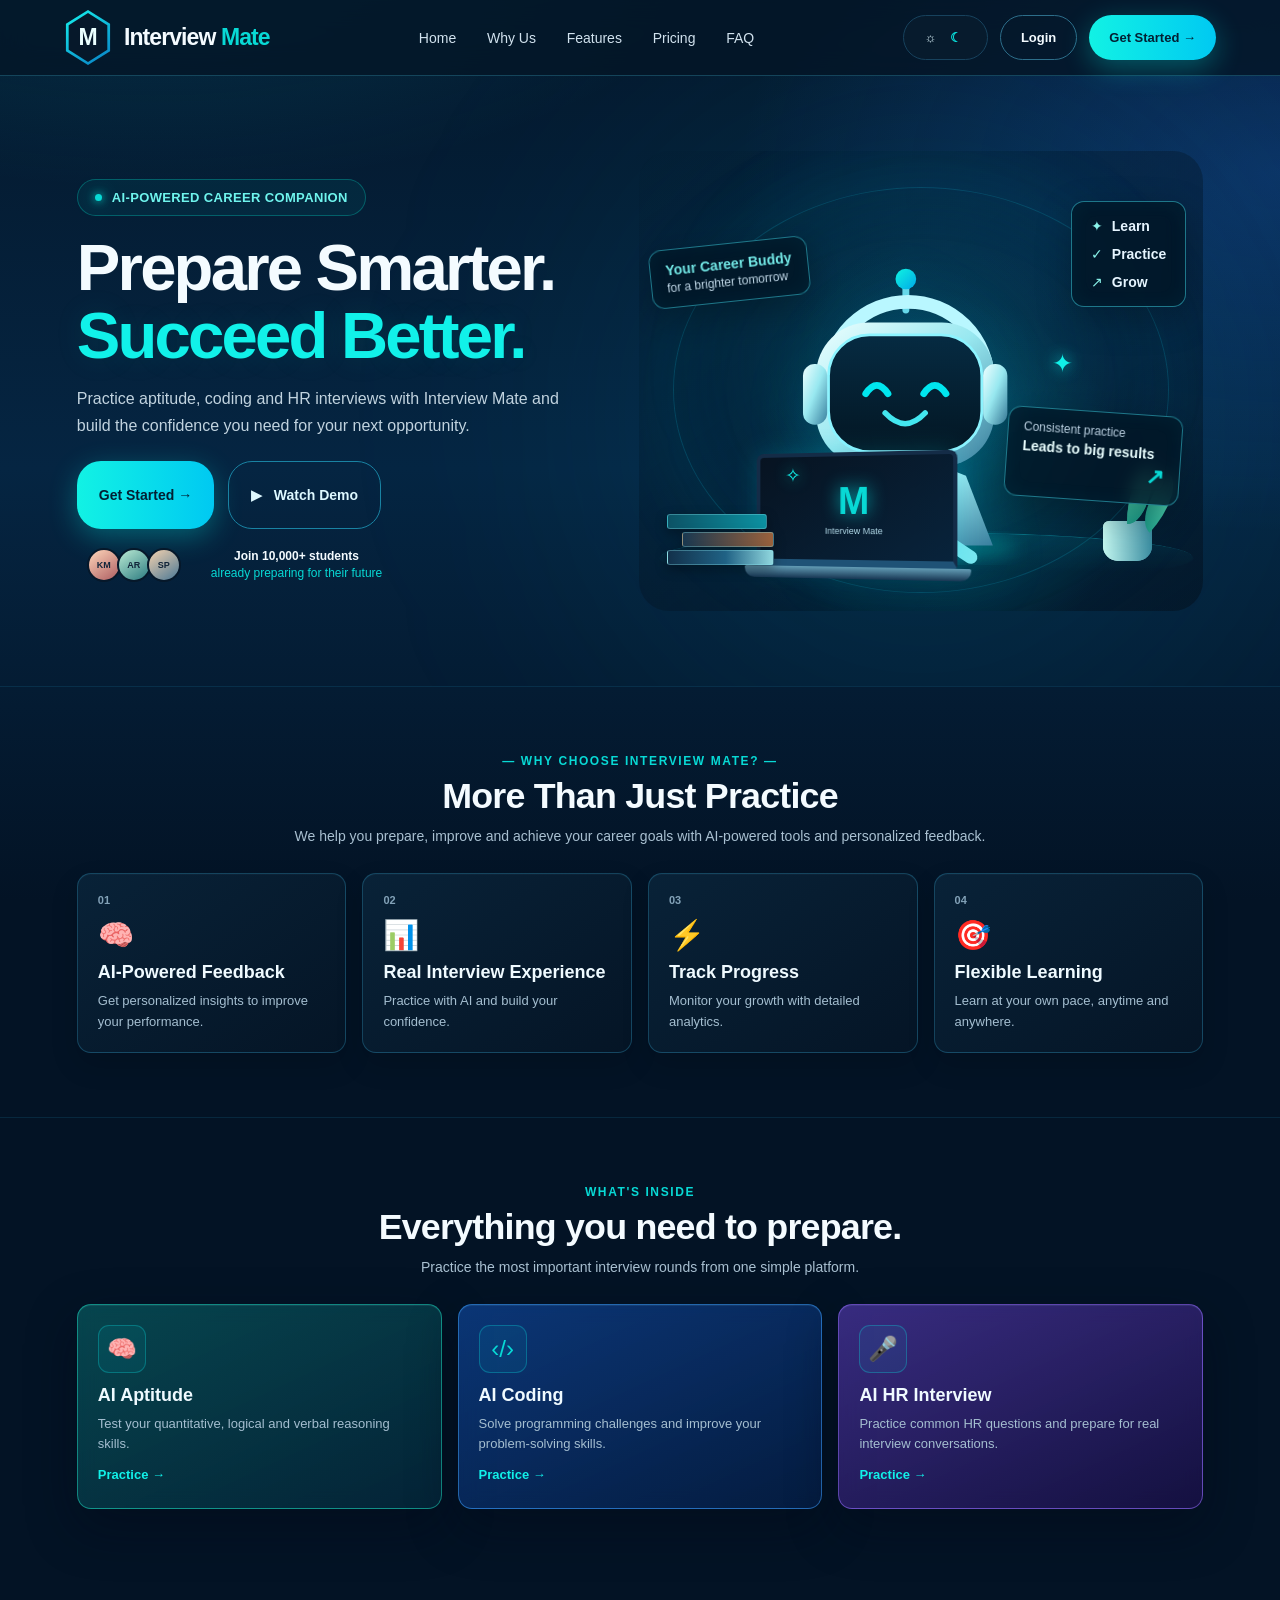
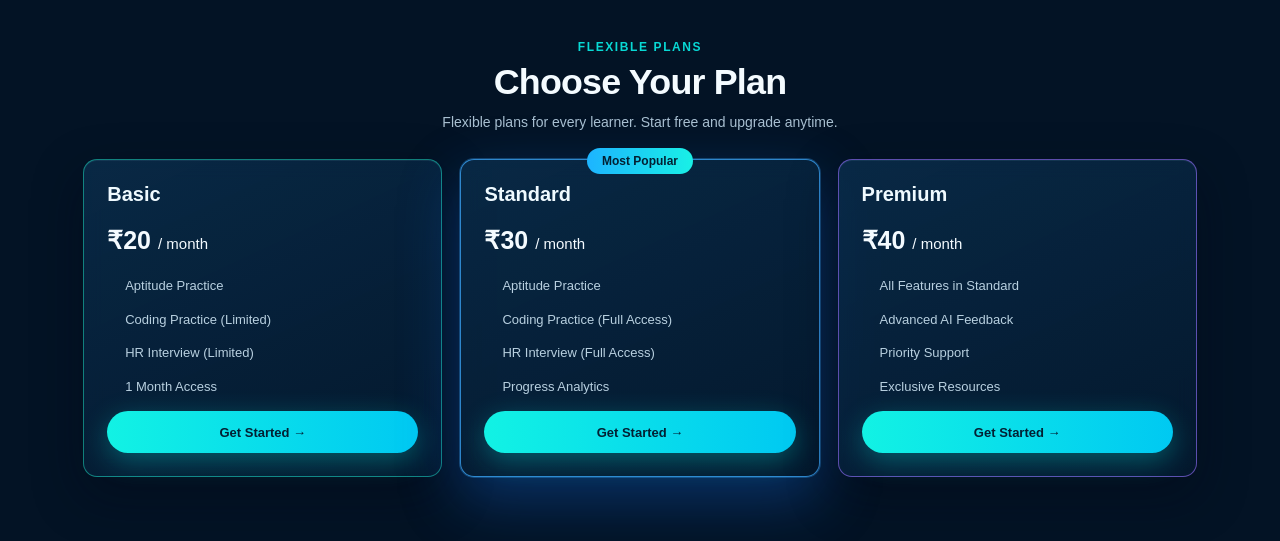
<file: index.html>
<!DOCTYPE html>
<html lang="en">
<head>
    <meta charset="UTF-8">
    <meta name="viewport" content="width=device-width, initial-scale=1.0">

    <title>Interview Mate | AI Career Preparation</title>

    <link rel="stylesheet" href="style.css">
    <link rel="stylesheet" href="design.css?v=20261103-feature-pages-v1">
    <link rel="stylesheet" href="theme.css?v=20261102-robots">
</head>

<body>
<svg width="0" height="0" style="position:absolute" aria-hidden="true" focusable="false"><defs>
<linearGradient id="rbShell" x1="0" y1="0" x2="1" y2="1"><stop stop-color="#f2ffff"/><stop offset=".5" stop-color="#9fe9f2"/><stop offset="1" stop-color="#3f86a8"/></linearGradient>
<linearGradient id="rbFace" x1="0" y1="0" x2="0" y2="1"><stop stop-color="#06304a"/><stop offset="1" stop-color="#031825"/></linearGradient>
<linearGradient id="rbGlow" x1="0" y1="0" x2="1" y2="1"><stop stop-color="#19f0e6"/><stop offset="1" stop-color="#00a9e8"/></linearGradient>
</defs></svg>

    <!-- =====================================================
     INTERVIEW MATE LANDING PAGE
===================================================== -->

<section id="landingPage" class="landing-page">

    <!-- NAVBAR -->
    <nav class="landing-nav">

        <div class="landing-logo">
            <div class="logo-box">M</div>
            <span>Interview <span>Mate</span></span>
        </div>

        <div class="landing-nav-links">
            <a href="#landingHome">Home</a>
            <a href="#whyInterviewMate">Why Us</a>
            <a href="#landingFeatures">Features</a>
            <a href="#landingPricing">Pricing</a>
            <a href="#landingFAQDialog" onclick="event.preventDefault(); openLandingFAQ()">FAQ</a>
        </div>

        <div class="landing-nav-actions">
            <button class="landing-theme-toggle" type="button" onclick="toggleDarkMode()" aria-label="Toggle light or dark theme" title="Toggle theme">☼ <span>☾</span></button>
            <button class="landing-login-btn" type="button" onclick="openLoginPage()">Login</button>
            <button class="landing-start-btn" type="button" onclick="showSignup()">Get Started <span>→</span></button>
        </div>

    </nav>


    <!-- HERO -->
    <section id="landingHome" class="landing-hero">

        <div class="hero-content">

            <span class="hero-label">
                <span class="hero-dot"></span>
                AI-POWERED CAREER COMPANION
            </span>

            <h1>
                Prepare Smarter.
                <br>
                <span>Succeed Better.</span>
            </h1>

            <p>
                Practice aptitude, coding and HR interviews with Interview Mate and build the confidence you need for your next opportunity.
            </p>

            <div class="hero-buttons">

                <button
                    class="hero-primary-btn"
                    onclick="showSignup()">
                    Get Started →
                </button>

                <button
                    class="hero-secondary-btn"
                    onclick="openDemo()">
                    ▶ &nbsp; Watch Demo
                </button>

            </div>

            <div class="hero-note">
                <span class="hero-people"><i>KM</i><i>AR</i><i>SP</i></span>
                <span><strong>Join 10,000+ students</strong><br>already preparing for their future</span>
            </div>

        </div>


        <!-- HERO VISUAL -->
        <div class="hero-visual" aria-hidden="true">
            <div class="hero-visual-glow"></div>
            <div class="hero-callout hero-callout-left"><strong>Your Career Buddy</strong><span>for a brighter tomorrow</span></div>
            <div class="hero-bot-wrap">
                <svg class="hero-bot" viewBox="0 0 420 450" xmlns="http://www.w3.org/2000/svg">
                    <defs>
                        <linearGradient id="botShell" x1="0" y1="0" x2="1" y2="1"><stop stop-color="#efffff"/><stop offset=".48" stop-color="#98e8f0"/><stop offset="1" stop-color="#397f9e"/></linearGradient>
                        <linearGradient id="botFace" x1="0" y1="0" x2="0" y2="1"><stop stop-color="#062b42"/><stop offset="1" stop-color="#031623"/></linearGradient>
                        <linearGradient id="botGlow" x1="0" y1="0" x2="1" y2="1"><stop stop-color="#0ff4e1"/><stop offset="1" stop-color="#00a9e8"/></linearGradient>
                        <filter id="botShadow"><feGaussianBlur stdDeviation="12"/></filter>
                    </defs>
                    <ellipse cx="217" cy="420" rx="150" ry="20" fill="#00e7d5" opacity=".23" filter="url(#botShadow)"/>
                    <path d="M204 76V43" stroke="#67d8e9" stroke-width="10" stroke-linecap="round"/>
                    <circle cx="204" cy="31" r="15" fill="url(#botGlow)"/>
                    <path d="M91 180a116 116 0 0 1 232 0" fill="none" stroke="#b9f7ff" stroke-width="20" stroke-linecap="round"/>
                    <rect x="74" y="94" width="258" height="208" rx="76" fill="url(#botShell)"/>
                    <rect x="92" y="112" width="222" height="169" rx="59" fill="url(#botFace)" stroke="#8df4ff" stroke-width="4"/>
                    <path d="M146 197q16-24 32 0" fill="none" stroke="#00e6ef" stroke-width="10" stroke-linecap="round"/>
                    <path d="M230 197q16-24 32 0" fill="none" stroke="#00e6ef" stroke-width="10" stroke-linecap="round"/>
                    <path d="M174 225q29 31 58 0" fill="none" stroke="#43e6ef" stroke-width="8" stroke-linecap="round"/>
                    <rect x="55" y="154" width="35" height="88" rx="17" fill="url(#botShell)"/>
                    <rect x="316" y="154" width="35" height="88" rx="17" fill="url(#botShell)"/>
                    <path d="M115 316q88-39 176 0l39 101H79z" fill="url(#botShell)"/>
                    <path d="M159 329h88l28 59h-144z" fill="#13364c"/>
                    <circle cx="203" cy="359" r="18" fill="url(#botGlow)"/>
                    <path d="M137 414l-30 20m161-20 30 20" stroke="#77e7f0" stroke-width="19" stroke-linecap="round"/>
                </svg>
            </div>
            <div class="hero-laptop" aria-hidden="true"><div class="laptop-screen"><span class="laptop-mark">M</span><i>Interview Mate</i></div><div class="laptop-base"></div></div>
            <div class="hero-book-stack"><i></i><i></i><i></i></div>
            <div class="hero-plant"><span></span><span></span><i></i><i></i><i></i></div>
            <div class="hero-steps"><span>✦ <b>Learn</b></span><span>✓ <b>Practice</b></span><span>↗ <b>Grow</b></span></div>
            <div class="hero-callout hero-callout-right"><span>Consistent practice</span><strong>Leads to big results <b>↗</b></strong></div>
            <div class="hero-spark hero-spark-one">✦</div><div class="hero-spark hero-spark-two">✧</div>
        </div>

    </section>


    <!-- WHY INTERVIEW MATE -->
    <section id="whyInterviewMate" class="landing-section why-section">

        <div class="landing-section-heading">

            <span>— WHY CHOOSE INTERVIEW MATE? —</span>

            <h2>
                More Than Just Practice
            </h2>

            <p>
                We help you prepare, improve and achieve your career goals with AI-powered tools and personalized feedback.
            </p>

        </div>


        <div class="why-grid">

            <div class="why-card">

                <div class="why-number">01</div>

                <div class="why-icon">🧠</div>

                <h3>AI-Powered Feedback</h3>

                <p>
                    Get personalized insights to improve your performance.
                </p>

            </div>


            <div class="why-card">

                <div class="why-number">02</div>

                <div class="why-icon">📊</div>

                <h3>Real Interview Experience</h3>

                <p>
                    Practice with AI and build your confidence.
                </p>

            </div>


            <div class="why-card">

                <div class="why-number">03</div>

                <div class="why-icon">⚡</div>

                <h3>Track Progress</h3>

                <p>
                    Monitor your growth with detailed analytics.
                </p>

            </div>


            <div class="why-card">

                <div class="why-number">04</div>

                <div class="why-icon">🎯</div>

                <h3>Flexible Learning</h3>

                <p>
                    Learn at your own pace, anytime and anywhere.
                </p>

            </div>

        </div>

    </section>


    <!-- FEATURES -->
    <section id="landingFeatures" class="landing-section features-section">

        <div class="landing-section-heading">

            <span>WHAT'S INSIDE</span>

            <h2>
                Everything you need to prepare.
            </h2>

            <p>
                Practice the most important interview rounds
                from one simple platform.
            </p>

        </div>


        <div class="landing-feature-grid">

            <a class="landing-feature-card" href="#loginPage" onclick="event.preventDefault(); openLoginPage()">

                <div class="feature-icon aptitude-icon">
                    🧠
                </div>

                <h3>AI Aptitude</h3>

                <p>
                    Test your quantitative, logical and
                    verbal reasoning skills.
                </p>

                <span>Practice →</span>

            </a>


            <a class="landing-feature-card" href="#loginPage" onclick="event.preventDefault(); openLoginPage()">

                <div class="feature-icon coding-icon">
                    ‹/›
                </div>

                <h3>AI Coding</h3>

                <p>
                    Solve programming challenges and
                    improve your problem-solving skills.
                </p>

                <span>Practice →</span>

            </a>


            <a class="landing-feature-card" href="#loginPage" onclick="event.preventDefault(); openLoginPage()">

                <div class="feature-icon hr-icon">
                    🎤
                </div>

                <h3>AI HR Interview</h3>

                <p>
                    Practice common HR questions and
                    prepare for real interview conversations.
                </p>

                <span>Practice →</span>

            </a>


        </div>

    </section>


    <section id="landingPricing" class="subscription-section">
        <div class="landing-section-heading">
            <span>FLEXIBLE PLANS</span>
            <h2>Choose Your Plan</h2>
            <p>Flexible plans for every learner. Start free and upgrade anytime.</p>
        </div>
        <div class="subscription-plans">
            <article class="subscription-card">
                <h3>Basic</h3>
                <div class="subscription-price">₹20 <span>/ month</span></div>
                <ul><li>Aptitude Practice</li><li>Coding Practice (Limited)</li><li>HR Interview (Limited)</li><li>1 Month Access</li></ul>
                <button class="subscribe-btn" type="button" onclick="startSubscription('basic')">Get Started →</button>
            </article>
            <article class="subscription-card featured">
                <div class="popular-badge">Most Popular</div>
                <h3>Standard</h3>
                <div class="subscription-price">₹30 <span>/ month</span></div>
                <ul><li>Aptitude Practice</li><li>Coding Practice (Full Access)</li><li>HR Interview (Full Access)</li><li>Progress Analytics</li></ul>
                <button class="subscribe-btn" type="button" onclick="startSubscription('standard')">Get Started →</button>
            </article>
            <article class="subscription-card">
                <h3>Premium</h3>
                <div class="subscription-price">₹40 <span>/ month</span></div>
                <ul><li>All Features in Standard</li><li>Advanced AI Feedback</li><li>Priority Support</li><li>Exclusive Resources</li></ul>
                <button class="subscribe-btn" type="button" onclick="startSubscription('premium')">Get Started →</button>
            </article>
        </div>
    </section>

    <!-- FOOTER -->
    <footer class="landing-footer">

        <div class="footer-brand">

            <div class="landing-logo">

                <div class="logo-box">M</div>

                <span>
                    Interview <span>Mate</span>
                </span>

            </div>

            <p>
                Your interview preparation companion.
            </p>

        </div>


        <div class="footer-links">

            <a href="#landingHome">Home</a>
            <a href="#whyInterviewMate">Why Us</a>
            <a href="#landingFeatures">Features</a>
            <a href="#landingPricing">Pricing</a>
            <a href="#landingFAQDialog" onclick="event.preventDefault(); openLandingFAQ()">FAQ</a>

        </div>


        <div class="footer-bottom">

            © 2026 Interview Mate. All rights reserved.

        </div>

    </footer>

    <!-- FAQ -->
    <dialog id="landingFAQDialog" class="faq-dialog" aria-labelledby="landingFAQTitle">
        <button class="faq-dialog-close" type="button" aria-label="Close FAQ" onclick="closeLandingFAQ()">×</button>
        <section id="landingFAQ" class="landing-section faq-section">

        <div class="landing-section-heading">

            <span>FAQ</span>

            <h2 id="landingFAQTitle">
                Got questions?
            </h2>

            <p>
                Here are some common questions about Interview Mate.
            </p>

        </div>


        <div class="faq-container">

            <details>
                <summary>
                    What is Interview Mate?
                    <span>+</span>
                </summary>

                <p>
                    Interview Mate is an interview preparation
                    platform where you can practice aptitude,
                    coding and HR interview rounds.
                </p>

            </details>


            <details>
                <summary>
                    How does the subscription work?
                    <span>+</span>
                </summary>

                <p>
                    Choose a monthly plan and complete the
                    subscription payment through Razorpay.
                    Your Interview Mate features are then unlocked.
                </p>

            </details>


            <details>
                <summary>
                    Can I practice multiple interview rounds?
                    <span>+</span>
                </summary>

                <p>
                    Yes. Depending on your subscription,
                    you can access the available aptitude,
                    coding and HR interview modules.
                </p>

            </details>


            <details>
                <summary>
                    Can I track my performance?
                    <span>+</span>
                </summary>

                <p>
                    Yes. Interview Mate provides dashboard
                    statistics and progress information for
                    your preparation.
                </p>

            </details>

        </div>

        </section>
    </dialog>

</section>

<dialog id="demoDialog" class="demo-dialog" aria-labelledby="demoTitle">
    <div class="demo-modal">
        <button class="demo-close" type="button" onclick="closeDemo()" aria-label="Close demo">×</button>
        <span class="demo-kicker">A QUICK TOUR</span>
        <h2 id="demoTitle">Your next interview starts here.</h2>
        <p>Build confidence with short practice rounds and clear feedback.</p>
        <div class="demo-steps">
            <article><span>01</span><b>Choose a practice round</b><small>Aptitude, coding or HR interview.</small></article>
            <article><span>02</span><b>Practice at your pace</b><small>Work through questions and coding challenges.</small></article>
            <article><span>03</span><b>See how you improve</b><small>Review your score and next steps.</small></article>
        </div>
        <button class="demo-start" type="button" onclick="showSignup()">Create your account →</button>
    </div>
</dialog>

<!-- =====================================================
     LOGIN
===================================================== -->

<section id="loginPage" class="page login-page">

    <div class="login-glow glow1"></div>
    <div class="login-glow glow2"></div>

    <div class="login-container">

        <a class="auth-switch-top" href="signup.html">Don't have an account? <strong>Sign Up →</strong></a>

        <!-- LEFT -->

        <div class="login-hero">

            <a class="logo" href="#landingHome" onclick="event.preventDefault(); backToLandingPage()">
                <div class="logo-box">M</div>
                <span>Interview <span>Mate</span></span>
            </a>

            <div class="ai-label">
                <span></span>
                AI-POWERED CAREER COMPANION
            </div>

            <h1>
                Your Dream Career<br>
                <b>Starts Here</b>
            </h1>

            <p>
                Prepare smarter with AI-powered assessments, custom practice and personalized feedback. Build the skills you need, achieve your goals.
            </p>

            <div class="login-features">

                <div class="login-feature">
                    <div>🧠</div>
                    <section>
                        <strong>AI Aptitude</strong>
                        <small>Adaptive questions & instant feedback</small>
                    </section>
                </div>

                <div class="login-feature">
                    <div>💻</div>
                    <section>
                        <strong>AI Coding</strong>
                        <small>Real-world programming challenges</small>
                    </section>
                </div>

                <div class="login-feature">
                    <div>🎤</div>
                    <section>
                        <strong>AI HR Interview</strong>
                        <small>Mock interviews with AI feedback</small>
                    </section>
                </div>

            </div>

            <div class="login-quote">
                “The future belongs to those who prepare for it.”
                <small>— Interview Mate</small>
            </div>

            <div class="auth-illustration" aria-hidden="true">
                <div class="auth-plant"><i></i><i></i><i></i><b></b></div>
                <div class="auth-stack"><i></i><i></i><i></i></div>
                <div class="auth-laptop"><span>M</span></div>
                <div class="auth-robot"><i></i><i></i><b></b><span></span></div>
                <div class="auth-desk"></div>
                <span class="auth-doodle">Learn<br>Practice<br>Grow <b>♡</b></span>
            </div>

        </div>


        <!-- LOGIN CARD -->

        <div class="login-card">

            <div class="auth-card-tag">♙ Login</div>

            <h2>Welcome back!</h2>

            <p class="login-subtitle">
                Sign in to continue your preparation journey
            </p>

            <form onsubmit="login(event)">

                <label>Email Address</label>

                <div class="input-box">
                    <span>✉</span>
                    <input
                        type="email"
                        id="email"
                        placeholder="Enter your email"
                        required
                    >
                </div>


                <label>Password</label>

                <div class="input-box">

                    <span>🔒</span>

                    <input
                        type="password"
                        id="password"
                        placeholder="Enter your password"
                        required
                    >

                    <button
                        type="button"
                        class="eye"
                        onclick="togglePassword()">
                        ◉
                    </button>

                </div>


                <div class="login-options">

                    <label class="remember">
                    <input id="rememberMe" type="checkbox">
                        Remember me
                    </label>

                    <button
                        type="button"
                        onclick="forgotPassword()"
                        class="forgot">
                        Forgot password?
                    </button>

                </div>


                <button type="submit" class="primary-btn login-btn">
                    Sign In
                    <span>→</span>
                </button>

            </form>


            <div class="login-signup">
                Don't have an account?
                    <a href="signup.html">Sign up</a>
            </div>

        </div>

    </div>

</section>
<!-- =====================================================
     DASHBOARD
===================================================== -->

<section id="dashboard" class="dashboard page">

    <aside class="sidebar">

        <div class="side-logo">
            <div class="logo-box">M</div>
            <span>Interview <span>Mate</span></span>
        </div>


        <nav>

            <button class="nav-item active"
                onclick="showDashboard()">
                <span>⌂</span> Dashboard
            </button>

            <button class="nav-item"
                onclick="startAIAptitude()">
                <span>◉</span> Aptitude
            </button>

            <button class="nav-item"
                onclick="startAICoding()">
                <span>⌘</span> Coding
            </button>

            <button class="nav-item"
                onclick="startAIInterview()">
                <span>◌</span> HR Interview
            </button>

            <button class="nav-item" onclick="startMockTest()">
                <span>▣</span> Mock Tests
            </button>

            <button class="nav-item"
                onclick="openProgress()">
                <span>▥</span> Results
            </button>

            <button class="nav-item" onclick="openSubscriptionDetails()">
                <span>♛</span> Subscription
            </button>

            <button class="nav-item" onclick="openLeaderboard()">
                <span>♕</span> Leaderboard
            </button>

            <button class="nav-item" onclick="openResources()">
                <span>▤</span> Resources
            </button>

        </nav>


        <div class="sidebar-bottom">

            <button class="nav-item"
                onclick="openProfile()">
                <span>⚙</span> Settings
            </button>

            <div class="sidebar-note">
                <span>✧</span>
                <strong>Better skills.<br>Brighter future.</strong>
                <button type="button" onclick="openAIRecommendations()">Ask AI Assistant &nbsp; →</button>
            </div>

            <button class="nav-item logout-link"
                onclick="logout()">
                <span>↪</span> Logout
            </button>

        </div>

    </aside>


    <main class="main-content">

        <header class="topbar">

            <div></div>

            <div class="top-actions">

                <div class="search">
                    🔍
                    <input id="globalSearch" placeholder="Search anything..." autocomplete="off" aria-label="Search Interview Mate">
                    <div id="searchResults" class="search-results" role="listbox"></div>
                </div>

                <button class="icon-btn notification-btn" type="button" aria-label="Open weekly activity" title="Weekly activity" onclick="openWeeklyActivity()">🔔</button>
                <button class="icon-btn theme-quick-toggle" type="button" aria-label="Toggle light or dark theme" title="Toggle theme" onclick="toggleDarkMode()">☼</button>

                <div class="profile-area">

                    <button
                        type="button"
                        class="profile-button"
                        aria-controls="profileMenu"
                        aria-expanded="false"
                        onclick="toggleProfileMenu()">

                        <div class="avatar">
                            <span id="avatarInitial">Z</span>
                            <img id="avatarImage">
                        </div>

                        <span id="headerName">
                            Student
                        </span>

                        <span class="header-premium">♛ Premium</span>

                        <span>⌄</span>

                    </button>


                    <!-- PROFILE DROPDOWN -->

                    <div
                        id="profileMenu"
                        class="profile-menu">

                        <div class="profile-menu-header">

                            <div class="large-avatar">
                                <span id="menuInitial">Z</span>
                                <img id="menuAvatar">
                            </div>

                            <div>
                                <strong id="menuName">
                                    Student
                                </strong>

                                <small id="menuEmail">
                                    student@email.com
                                </small>
                            </div>

                        </div>


                        <button onclick="openProfile()">
                            👤
                            <span>
                                <b>My Profile</b>
                                <small>Personal information</small>
                            </span>
                        </button>


                        <button onclick="openSettings()">
                            ⚙️
                            <span>
                                <b>Settings</b>
                                <small>Account preferences</small>
                            </span>
                        </button>


                        <button onclick="toggleDarkMode()">
                            🌙
                            <span>
                                <b>Dark Mode</b>
                                <small id="darkText">
                                    Enabled
                                </small>
                            </span>

                            <i id="darkStatus">ON</i>
                        </button>


                        <button onclick="openPrivacy()">
                            🔒
                            <span>
                                <b>Privacy & Security</b>
                                <small>Protect your account</small>
                            </span>
                        </button>


                        <button onclick="openHelp()">
                            ❓
                            <span>
                                <b>Help & Support</b>
                                <small>Contact our team</small>
                            </span>
                        </button>


                        <hr>


                        <button
                            class="menu-logout"
                            onclick="logout()">

                            🚪
                            <span>
                                <b>Logout</b>
                                <small>Sign out</small>
                            </span>

                        </button>

                    </div>

                </div>

            </div>

        </header>


        <!-- DASHBOARD HOME -->

        <div id="dashboardHome" class="dashboard-home">

            <div class="dashboard-welcome-card">
                <div class="welcome-row">
                    <div class="welcome-copy">
                        <h1>Welcome back,<br><span id="studentName">Student</span>! <span aria-hidden="true">👋</span></h1>
                        <p>Keep going — you're one step closer to your dream career. Practice, improve and make it happen.</p>
                        <div class="ai-online"><span></span> AI-POWERED PRACTICE</div>
                    </div>
                    <div class="dashboard-welcome-art" aria-hidden="true">
                        <div class="dashboard-mini-bot"><i></i><i></i><b>⌣</b><span></span></div>
                        <div class="dashboard-art-note">Consistent<br><strong>practice leads<br>to big results</strong><em>↗</em></div>
                        <span class="dashboard-art-spark">✦</span>
                    </div>
                </div>
            </div>


            <!-- STATS -->

            <div class="stat-grid">

                <div class="stat-card blue">
                    <span>▣</span>
                    <div class="stat-copy"><small>Total Assessments</small><strong id="testsCompleted">0</strong></div>
                </div>

                <div class="stat-card green">
                    <span>●</span>
                    <div class="stat-copy"><small>Average Score</small><strong id="averageScore">0%</strong></div>
                </div>

                <div class="stat-card orange">
                    <span>🔥</span>
                    <div class="stat-copy"><small>Study Streak</small><strong id="currentStreak">0 Days</strong><small>Keep it going!</small></div>
                </div>

                <div class="stat-card gold">
                    <span>♛</span>
                    <div class="stat-copy"><small>Subscription</small><strong id="subscriptionPlanSummary">Free</strong><small>All features unlocked</small></div>
                </div>

            </div>
            <span id="userRank" hidden>0</span>

            <div class="dashboard-columns">
            <div class="dashboard-primary-column">

            <div class="section-title">
                <h2>Choose Your Practice Section</h2>
                <button class="section-view-all" type="button" onclick="openDetailedAnalytics()">View all →</button>
            </div>


            <!-- MODULES -->

            <div class="module-grid">

                <div class="module-card aptitude-card">

                    <div class="module-art">🧠</div>

                    <span class="module-label">
                        AI POWERED
                    </span>

                    <span class="module-count">50 Qs</span>
                    <h2>Aptitude</h2>

                    <p>
                        Practice quantitative, logical reasoning
                        and verbal ability.
                    </p>

                    <button onclick="startAIAptitude()">
                        Start Practice →
                    </button>

                </div>


                <div class="module-card coding-card">

                    <div class="module-art">‹/›</div>

                    <span class="module-label">
                        AI EVALUATION
                    </span>

                    <span class="module-count">3 Qs</span>
                    <h2>Coding</h2>

                    <p>
                        Solve real-world programming problems
                        with AI evaluation.
                    </p>

                    <button onclick="startAICoding()">
                        Start Practice →
                    </button>

                </div>


                <div class="module-card hr-card">

                    <div class="module-art">🎤</div>

                    <span class="module-label">
                        AI INTERVIEWER
                    </span>

                    <span class="module-count">3 Qs</span>
                    <h2>HR Interview</h2>

                    <p>
                        Practice mock interviews with an
                        intelligent AI interviewer.
                    </p>

                    <button onclick="startAIInterview()">
                        Start Practice →
                    </button>

                </div>

            </div>


            <!-- PROGRESS -->

            <div class="section-title">
                <h2>Your Progress</h2>
                <button class="section-view-all" type="button" onclick="openDetailedAnalytics()">View all →</button>
            </div>


            <div class="dashboard-bottom">

                <div class="progress-card">

                    <div class="circle-progress">
                        <strong id="overallProgress">0%</strong>
                        <small>Overall Progress</small>
                    </div>

                    <div class="progress-lines">

                        <div>
                            <span>Aptitude</span>
                        <b id="aptitudeProgressText">0%</b>
                        <i><em id="aptitudeProgressBar" style="width:0%"></em></i>            
                        </div>

                        <div>
                            <span>Coding</span>
                        <b id="codingProgressText">0%</b>
                        <i><em class="green-bar"
                        id="codingProgressBar"
                        style="width:0%"></em></i>
                        </div>

                        <div>
                            <span>HR Interview</span>
                        <b id="hrProgressText">0%</b>
                 <i><em class="red-bar"
                      id="hrProgressBar"
                    style="width:0%"></em></i>
                        </div>

                    </div>

                </div>


                <div class="weekly-card" onclick="openWeeklyActivity()" role="button" tabindex="0" onkeydown="if(event.key==='Enter'||event.key===' '){event.preventDefault();openWeeklyActivity()}">

                    <div class="weekly-head">
                        <div>
                            <h3>Weekly Activity</h3>
                            <small>Keep your momentum going</small>
                        </div>

                        <strong>0%</strong>
                    </div>

                    <div class="activity-bars">

                         <i style="height:0%"></i>
                         <i style="height:0%"></i>
                         <i style="height:0%"></i>
                        <i style="height:0%"></i>
                        <i style="height:0%"></i>
                        <i style="height:0%"></i>
                        <i style="height:0%"></i>
                    </div>

                    <div class="days">
                        <span>Mon</span>
                        <span>Tue</span>
                        <span>Wed</span>
                        <span>Thu</span>
                        <span>Fri</span>
                        <span>Sat</span>
                        <span>Sun</span>
                    </div>

                </div>

            </div>


            <!-- INTERESTING FEATURES -->

            <div class="features-dashboard">

                <div onclick="openDetailedAnalytics()" role="button" tabindex="0" onkeydown="if(event.key==='Enter'||event.key===' '){event.preventDefault();openDetailedAnalytics()}">
                    <span class="feature-tile-icon" aria-hidden="true">📊</span>
                    <strong>Detailed Analytics</strong>
                    <small>Track performance with smart insights.</small>
                </div>

                <div onclick="openDailyGoals()" role="button" tabindex="0" onkeydown="if(event.key==='Enter'||event.key===' '){event.preventDefault();openDailyGoals()}">
                    <span class="feature-tile-icon" aria-hidden="true">🎯</span>
                    <strong>Daily Goals</strong>
                    <small>Build consistency every day.</small>
                </div>

                <div onclick="openStreakRewards()" role="button" tabindex="0" onkeydown="if(event.key==='Enter'||event.key===' '){event.preventDefault();openStreakRewards()}">
                    <span class="feature-tile-icon" aria-hidden="true">🔥</span>
                    <strong>Streak & Rewards</strong>
                    <small>Maintain streaks and earn badges.</small>
                </div>

                <div onclick="openAIRecommendations()" role="button" tabindex="0" onkeydown="if(event.key==='Enter'||event.key===' '){event.preventDefault();openAIRecommendations()}">
                    <span class="feature-tile-icon" aria-hidden="true">🤖</span>
                    <strong>AI Recommendations</strong>
                    <small>Get suggestions for weak areas.</small>
                </div>

                <div onclick="openLeaderboard()" role="button" tabindex="0" onkeydown="if(event.key==='Enter'||event.key===' '){event.preventDefault();openLeaderboard()}">
                    <span class="feature-tile-icon" aria-hidden="true">🏆</span>
                    <strong>Leaderboard</strong>
                    <small>Compete and improve your rank.</small>
                </div>

                <div onclick="openStudyPlanner()" role="button" tabindex="0" onkeydown="if(event.key==='Enter'||event.key===' '){event.preventDefault();openStudyPlanner()}">
                    <span class="feature-tile-icon" aria-hidden="true">📅</span>
                    <strong>Study Planner</strong>
                    <small>Create a personalized schedule.</small>
                </div>

            </div>

            <section class="rail-card dashboard-assessments-card" aria-labelledby="recentAssessmentsTitle">
                <div class="rail-card-heading">
                    <div><h2 id="recentAssessmentsTitle">Recent Assessments</h2><p>Your latest practice results</p></div>
                    <button type="button" onclick="openDetailedAnalytics()">View all →</button>
                </div>
                <div class="rail-table-wrap">
                    <table class="rail-table">
                        <thead><tr><th>Date</th><th>Section</th><th>Score</th><th>Status</th></tr></thead>
                        <tbody id="recentAssessmentRows"><tr><td colspan="4" class="rail-empty">Finish a practice session to see your results here.</td></tr></tbody>
                    </table>
                </div>
            </section>

            </div>

            <aside class="dashboard-side-rail" aria-label="Your dashboard highlights">
                <section class="rail-card daily-goal-card">
                    <div class="rail-card-heading">
                        <div><h2>Today's Goal</h2><p>Practice at least one section today</p></div>
                        <span class="rail-icon">🎯</span>
                    </div>
                    <div class="rail-goal-count">
                        <div class="rail-goal-ring"><strong id="railGoalPercent">0%</strong></div>
                        <div><strong><span id="railDailyDone">0</span> / <span id="railDailyTarget">1</span></strong><small>assessments completed</small></div>
                    </div>
                    <div class="rail-goal-bar"><i id="railDailyGoalBar"></i></div>
                    <p class="rail-goal-note" id="railGoalNote">Start a practice session to make progress today.</p>
                    <button class="rail-action" type="button" onclick="openDailyGoals()">Manage daily goal →</button>
                </section>

                <section class="rail-card recent-activity-card">
                    <div class="rail-card-heading">
                        <div><h2>Recent Activity</h2><p>Your latest practice sessions</p></div>
                        <button type="button" onclick="openDetailedAnalytics()">View all →</button>
                    </div>
                    <div class="rail-activity-list" id="recentActivityList">
                        <p class="rail-empty">Your activity will appear here after your first practice session.</p>
                    </div>
                </section>

                <section class="rail-ai-card">
                    <div class="rail-ai-bot" aria-hidden="true"><i></i><i></i><b></b></div>
                    <h2>Need help or have a doubt?</h2>
                    <p>Your AI assistant is ready to guide your next practice step.</p>
                    <button type="button" onclick="openAIRecommendations()">Ask AI Assistant →</button>
                </section>
            </aside>

        </div>

        </div>


        <!-- =================================================
             PROFILE
        ================================================== -->

        <div id="profilePage" class="inner-page profile-settings-page">
            <button class="back-button" type="button" onclick="showDashboard()">← Dashboard</button>
            <div class="profile-page-heading">
                <div><h1>Profile Settings</h1><p>Manage your account information and preferences</p></div>
                <span class="profile-heading-mark">✦ &nbsp; Your career, your pace</span>
            </div>

            <section class="profile-cover-card" id="profileOverview">
                <div class="profile-cover-avatar">
                    <div class="profile-big-avatar"><span id="bigInitial">S</span><img id="bigProfileImage" alt="Profile photo"></div>
                    <label class="upload-photo" title="Choose a profile photo">＋
                        <input type="file" accept="image/*" onchange="uploadProfile(event)" aria-label="Change profile photo">
                    </label>
                </div>
                <div class="profile-cover-copy">
                    <h2 id="profileDisplayName">Student</h2>
                    <p id="profileDisplayEmail">student@email.com</p>
                    <span class="member-badge">♛ &nbsp; Interview Mate Member</span>
                </div>
                <button class="outline-action" type="button" onclick="scrollSettings('personalSettings')">✎ &nbsp; Edit Profile</button>
            </section>

            <div class="profile-settings-grid">
                <aside class="profile-settings-menu" aria-label="Profile settings sections">
                    <button class="active" type="button" onclick="scrollSettings('profileOverview')">◉ &nbsp; Profile</button>
                    <button type="button" onclick="scrollSettings('personalSettings')">♙ &nbsp; Account</button>
                    <button type="button" onclick="scrollSettings('passwordSettings')">⬡ &nbsp; Security</button>
                    <button type="button" onclick="openSettingsSection('appearanceSettings')">☼ &nbsp; Appearance</button>
                    <button type="button" onclick="openSettingsSection('notificationsSettings')">♧ &nbsp; Notifications</button>
                    <button type="button" onclick="openPrivacy()">◇ &nbsp; Privacy</button>
                    <div class="profile-menu-quote">Better skills<br><strong>Brighter future</strong><span>♡</span></div>
                </aside>

                <div class="profile-main-column">
                    <section class="profile-detail-card" id="personalSettings">
                        <div class="profile-card-heading"><div><h2>Personal Information</h2><p>Your basic details</p></div><span>✎</span></div>
                        <div class="profile-form-grid">
                            <label>Full Name<input id="profileName" autocomplete="name" placeholder="Your full name"></label>
                            <label>Email Address<input id="profileEmail" type="email" autocomplete="email"></label>
                            <label>Phone Number<input id="profilePhone" type="tel" autocomplete="tel" placeholder="+91 XXXXX XXXXX"></label>
                            <label>College Name<input id="profileCollege" placeholder="College name"></label>
                            <label>Course<input id="profileCourse" placeholder="BCA"></label>
                            <label>Year<input id="profileYear" placeholder="3rd Year"></label>
                        </div>
                        <button class="primary-btn" type="button" onclick="saveProfile()">Save Changes &nbsp; →</button>
                    </section>

                    <section class="profile-detail-card password-card" id="passwordSettings">
                        <div class="profile-card-heading"><div><h2>Change Password</h2><p>Keep your account safe and secure</p></div><span>♙</span></div>
                        <form class="password-change-form" onsubmit="changePassword(event)">
                            <label class="password-input"><span>♙</span><input id="currentPassword" type="password" autocomplete="current-password" placeholder="Current password" required><button type="button" aria-label="Show current password" onclick="toggleFieldPassword('currentPassword', this)">◉</button></label>
                            <label class="password-input"><span>♙</span><input id="newPassword" type="password" autocomplete="new-password" placeholder="New password (at least 8 characters)" minlength="8" required><button type="button" aria-label="Show new password" onclick="toggleFieldPassword('newPassword', this)">◉</button></label>
                            <label class="password-input"><span>♙</span><input id="confirmNewPassword" type="password" autocomplete="new-password" placeholder="Confirm new password" minlength="8" required><button type="button" aria-label="Show confirmation password" onclick="toggleFieldPassword('confirmNewPassword', this)">◉</button></label>
                            <button class="primary-btn" type="submit">♙ &nbsp; Update Password</button>
                        </form>
                    </section>
                </div>

                <aside class="profile-side-column">
                    <section class="profile-side-card completion-card">
                        <div class="profile-side-heading"><span>◉</span><div><h3>Profile Completion</h3><p>Complete your profile for a better experience</p></div></div>
                        <div class="completion-progress"><i id="profileCompletionBar"></i></div>
                        <div class="completion-percent" id="profileCompletionValue">60%</div>
                        <ul class="completion-list">
                            <li data-profile-check="basic"><span>✓</span>Basic Information</li>
                            <li data-profile-check="education"><span>✓</span>College & Course</li>
                            <li data-profile-check="year"><span>✓</span>Year</li>
                            <li data-profile-check="phone"><span>○</span>Phone Number</li>
                            <li data-profile-check="photo"><span>○</span>Profile Photo</li>
                        </ul>
                    </section>

                    <section class="profile-side-card account-card">
                        <div class="profile-side-heading"><span>♙</span><div><h3>Account Information</h3><p>Interview Mate profile</p></div></div>
                        <dl><div><dt>Membership</dt><dd>Active</dd></div><div><dt>Subscription Plan</dt><dd id="profilePlan">Free</dd></div><div><dt>Assessments Taken</dt><dd id="profileAssessmentCount">0</dd></div><div><dt>Average Score</dt><dd id="profileAverageScore">0%</dd></div></dl>
                    </section>

                    <section class="profile-side-card quick-actions-card">
                        <div class="profile-side-heading"><span>ϟ</span><div><h3>Quick Actions</h3><p>Shortcuts for your account</p></div></div>
                        <div class="profile-quick-actions">
                            <button type="button" onclick="openProgress()">▥ &nbsp; View Results</button>
                            <button type="button" onclick="openSubscriptionDetails()">♛ &nbsp; Subscription Details</button>
                            <button type="button" onclick="downloadUserReport()">⇩ &nbsp; Download Report</button>
                            <button type="button" onclick="openHelp()">◉ &nbsp; Contact Support</button>
                        </div>
                    </section>
                </aside>
            </div>
        </div>


        <!-- =================================================
             SETTINGS
        ================================================== -->

        <div id="settingsPage" class="inner-page">

            <button class="back-button"
                onclick="showDashboard()">
                ← Dashboard
            </button>

            <h1>Settings</h1>
            <p>Manage your account and preferences</p>


            <div class="settings-layout">

                <div class="settings-menu">

                    <button class="active" onclick="openProfile()">
                        Profile
                    </button>

                    <button onclick="openProfile()">
                        Personal Information
                    </button>

                    <button onclick="openPrivacy()">
                        Security
                    </button>

                    <button onclick="scrollSettings('preferencesSettings')">
                        Preferences
                    </button>

                    <button onclick="scrollSettings('appearanceSettings')">
                        Appearance
                    </button>

                    <button onclick="scrollSettings('notificationsSettings')">
                        Notifications
                    </button>

                </div>


                <div class="settings-content">

                    <div class="settings-section" id="appearanceSettings">

                        <h2>Appearance</h2>

                        <div class="setting-row">

                            <div>
                                <strong>Dark Mode</strong>
                                <small id="themeDescription">
                                    Dark theme for a better viewing
                                    experience
                                </small>
                            </div>

                                    <button
                                class="toggle active"
                                type="button"
                                onclick="toggleDarkMode()"
                                id="settingsDarkToggle"
                                aria-label="Toggle light and dark mode"
                                aria-pressed="true">
                                <span></span>
                            </button>

                        </div>


                        <div class="setting-row">

                            <div>
                                <strong>Theme Accent</strong>
                                <small>
                                    Choose your preferred accent
                                    color
                                </small>
                            </div>

                            <div class="colors">

                                <button aria-label="Purple accent" title="Purple" onclick="setThemeAccent('#8B5CF6')"></button>
                                <button aria-label="Blue accent" title="Blue" onclick="setThemeAccent('#2563EB')"></button>
                                <button aria-label="Teal accent" title="Teal" onclick="setThemeAccent('#00C9B7')"></button>
                                <button aria-label="Orange accent" title="Orange" onclick="setThemeAccent('#F59E0B')"></button>
                                <button aria-label="Pink accent" title="Pink" onclick="setThemeAccent('#EC4899')"></button>

                            </div>

                        </div>

                    </div>

                    <div class="settings-section" id="preferencesSettings">
                        <h2>Preferences</h2>
                        <div class="setting-row">
                            <div><strong>Study reminders</strong><small>Keep a reminder preference for your account on this device</small></div>
                            <button class="toggle" id="settingsReminderToggle" onclick="toggleReminderPreference()" aria-label="Toggle study reminders"><span></span></button>
                        </div>
                    </div>

                    <div class="settings-section" id="notificationsSettings">
                        <h2>Notifications</h2>
                        <div class="setting-row">
                            <div><strong>Weekly progress updates</strong><small>Show activity updates in your dashboard</small></div>
                            <button class="toggle active" id="settingsUpdatesToggle" onclick="toggleUpdatesPreference()" aria-label="Toggle progress updates"><span></span></button>
                        </div>
                    </div>


                    <div class="settings-section">

                        <h2>Support</h2>

                        <div class="support-box" onclick="openHelp()" role="button" tabindex="0" onkeydown="if(event.key==='Enter'||event.key===' '){event.preventDefault();openHelp()}">

                            <span>✉</span>

                            <div>
                                <strong>
                                    Need help?
                                </strong>

                                <small>
                                    Contact us at
                                    supportinterviewmate@gmail.com
                                </small>
                            </div>

                        </div>

                    </div>

                </div>

            </div>

        </div>

        <div id="featurePage" class="inner-page feature-page" aria-live="polite"></div>

        <footer class="dashboard-footer">
            <span class="dashboard-footer-brand"><span class="logo-box">M</span><strong>Interview <b>Mate</b></strong></span>
            <span>Practice&nbsp; • &nbsp;Improve&nbsp; • &nbsp;Succeed</span>
            <small>© 2026 Interview Mate. All rights reserved.</small>
        </footer>

    </main>

</section>


<!-- =====================================================
     APTITUDE
===================================================== -->

<section id="aptitudePage" class="assessment-page">

    <nav class="practice-nav" aria-label="Practice navigation">
        <a class="practice-brand" href="#dashboard" onclick="event.preventDefault(); showDashboard()"><span class="logo-box">M</span><b>Interview <span>Mate</span></b></a>
        <div class="practice-links"><button type="button" onclick="showDashboard()">Dashboard</button><button type="button" onclick="startAIAptitude()">Aptitude</button><button type="button" onclick="startAICoding()">Coding</button><button type="button" onclick="startAIInterview()">HR Interview</button></div>
        <button type="button" class="practice-theme" onclick="toggleDarkMode()" aria-label="Toggle theme">☾</button>
        <button type="button" class="practice-exit" onclick="exitAptitude()">Exit →</button>
    </nav>

    <div class="assessment-header module-hero module-hero--apt">

        <div>
            <span class="ai-label">
                AI POWERED
            </span>

            <h1>AI Aptitude Assessment</h1>

            <p>
                Test your quantitative, logical and verbal skills.
            </p>
        </div>
        <div class="module-bot module-bot--apt" aria-hidden="true"><span class="bubble">Think it through!</span><svg viewBox="0 0 240 220" xmlns="http://www.w3.org/2000/svg" role="img" aria-label="Interview Mate robot"><g class="bot-float">
<ellipse cx="120" cy="206" rx="62" ry="8" fill="#19f0e6" opacity=".25"/>
<path d="M120 36V18" stroke="#7fe0ee" stroke-width="6" stroke-linecap="round"/>
<circle class="bot-pulse" cx="120" cy="13" r="8" fill="url(#rbGlow)"/>
<path d="M66 82a54 54 0 0 1 108 0" fill="none" stroke="#bff8ff" stroke-width="10" stroke-linecap="round"/>
<rect x="56" y="38" width="128" height="98" rx="38" fill="url(#rbShell)"/>
<rect x="65" y="47" width="110" height="80" rx="30" fill="url(#rbFace)" stroke="#8df4ff" stroke-width="2.5"/>
<rect x="44" y="66" width="18" height="44" rx="9" fill="url(#rbShell)"/>
<rect x="178" y="66" width="18" height="44" rx="9" fill="url(#rbShell)"/>
<g class="bot-eye"><path d="M91 88q10-15 20 0" fill="none" stroke="#00e6ef" stroke-width="6" stroke-linecap="round"/><path d="M129 88q10-15 20 0" fill="none" stroke="#00e6ef" stroke-width="6" stroke-linecap="round"/></g>
<path d="M105 103q15 17 30 0" fill="none" stroke="#43e6ef" stroke-width="5" stroke-linecap="round"/>
<path d="M78 146q42-18 84 0l16 56H62z" fill="url(#rbShell)"/>
<path d="M100 152h40l12 30h-64z" fill="#13364c"/>
<circle class="bot-pulse" cx="120" cy="168" r="9" fill="url(#rbGlow)"/>
<path d="M62 160q-22 6-26 26" stroke="#9fe9f2" stroke-width="14" stroke-linecap="round" fill="none"/>
<g class="bot-wave"><path d="M178 160q24-4 30-30" stroke="#9fe9f2" stroke-width="14" stroke-linecap="round" fill="none"/></g>
<g transform="translate(196 62)"><circle r="24" fill="#062a44" stroke="#19f0e6" stroke-width="3"/>
<path d="M-4-12c-8 0-13 5-13 11 0 3 1 5 3 7-1 8 4 13 11 13h3zM4-12c8 0 13 5 13 11 0 3-1 5-3 7 1 8-4 13-11 13h-3z" fill="none" stroke="#19f0e6" stroke-width="3" stroke-linejoin="round"/><path d="M0-12v26" stroke="#19f0e6" stroke-width="3"/></g>
<g class="bot-pulse"><path d="M28 70l4-10 4 10 10 4-10 4-4 10-4-10-10-4z" fill="#19f0e6"/></g></g></svg></div>
    </div>


    <div class="assessment-box">

        <div class="question-top">

            <span>
                Question
                <b id="aptitudeNumber">1</b>
                of <b id="aptitudeTotal">5</b>
            </span>

            <strong class="aptitude-timer"><span aria-hidden="true">◷</span> <span id="aptitudeTimer">05:00</span> left</strong>

            <strong id="difficulty" class="difficulty-badge">
                Easy
            </strong>

        </div>

        <h2 id="aptitudeQuestion">
            Loading question...
        </h2>

        <div id="aptitudeOptions"></div>

        <button
            class="primary-btn"
            onclick="submitAptitudeAnswer()">
            Submit Answer
        </button>

        <div class="aptitude-navigation">
            <button type="button" onclick="previousAptitudeQuestion()">← Previous</button>
            <button type="button" id="aptitudeNextButton" onclick="nextAptitudeQuestion()">Next →</button>
        </div>

        <div id="aptitudeFeedback"></div>

        <div class="progress-track">
            <div id="aptitudeProgress"></div>
        </div>

    </div>

    <aside class="practice-tip"><span>✦</span><div><strong>Quick Tip</strong><p>Take your time and think logically. You can do it!</p></div></aside>

</section>


<!-- =====================================================
     CODING
===================================================== -->

<section id="codingPage" class="assessment-page">

    <nav class="practice-nav" aria-label="Practice navigation">
        <a class="practice-brand" href="#dashboard" onclick="event.preventDefault(); showDashboard()"><span class="logo-box">M</span><b>Interview <span>Mate</span></b></a>
        <div class="practice-links"><button type="button" onclick="showDashboard()">Dashboard</button><button type="button" onclick="startAIAptitude()">Aptitude</button><button type="button" onclick="startAICoding()">Coding</button><button type="button" onclick="startAIInterview()">HR Interview</button></div>
        <button type="button" class="practice-theme" onclick="toggleDarkMode()" aria-label="Toggle theme">☾</button>
        <button type="button" class="practice-exit" onclick="exitCoding()">Exit →</button>
    </nav>

    <div class="assessment-header module-hero module-hero--cod">

        <div>
            <span class="ai-label">AI POWERED</span>

            <h1>AI Coding Assessment</h1>

            <p>
                Solve programming challenges and test your logic.
            </p>
        </div>
        <div class="module-bot module-bot--cod" aria-hidden="true"><span class="bubble">Debug. Run. Repeat.</span><svg viewBox="0 0 240 220" xmlns="http://www.w3.org/2000/svg" role="img" aria-label="Interview Mate robot"><g class="bot-float">
<ellipse cx="120" cy="206" rx="62" ry="8" fill="#37b8ff" opacity=".25"/>
<path d="M120 36V18" stroke="#7fe0ee" stroke-width="6" stroke-linecap="round"/>
<circle class="bot-pulse" cx="120" cy="13" r="8" fill="url(#rbGlow)"/>
<path d="M66 82a54 54 0 0 1 108 0" fill="none" stroke="#bff8ff" stroke-width="10" stroke-linecap="round"/>
<rect x="56" y="38" width="128" height="98" rx="38" fill="url(#rbShell)"/>
<rect x="65" y="47" width="110" height="80" rx="30" fill="url(#rbFace)" stroke="#8df4ff" stroke-width="2.5"/>
<rect x="44" y="66" width="18" height="44" rx="9" fill="url(#rbShell)"/>
<rect x="178" y="66" width="18" height="44" rx="9" fill="url(#rbShell)"/>
<g class="bot-eye"><path d="M91 88q10-15 20 0" fill="none" stroke="#00e6ef" stroke-width="6" stroke-linecap="round"/><path d="M129 88q10-15 20 0" fill="none" stroke="#00e6ef" stroke-width="6" stroke-linecap="round"/></g>
<path d="M105 103q15 17 30 0" fill="none" stroke="#43e6ef" stroke-width="5" stroke-linecap="round"/>
<path d="M78 146q42-18 84 0l16 56H62z" fill="url(#rbShell)"/>
<path d="M100 152h40l12 30h-64z" fill="#13364c"/>
<circle class="bot-pulse" cx="120" cy="168" r="9" fill="url(#rbGlow)"/>
<rect x="64" y="150" width="112" height="52" rx="8" fill="#05243b" stroke="#37b8ff" stroke-width="3"/>
<path d="M104 166l-10 10 10 10M136 166l10 10-10 10M126 162l-12 28" fill="none" stroke="#19f0e6" stroke-width="4" stroke-linecap="round" stroke-linejoin="round"/>
<path d="M46 206h148l-8-8H54z" fill="#6fcbe0"/>
<path d="M62 158q-16 8-14 26M178 158q16 8 14 26" stroke="#9fe9f2" stroke-width="12" stroke-linecap="round" fill="none"/>
<g class="bot-pulse"><circle cx="214" cy="52" r="3" fill="#37b8ff"/><circle cx="26" cy="96" r="3" fill="#19f0e6"/><circle cx="222" cy="108" r="2.5" fill="#19f0e6"/></g></g></svg></div>
    </div>


    <div class="coding-box">

        <div class="question-top">

            <span>
                Problem
                <b id="codingNumber">1</b>
                of 3
            </span>

            <strong id="codingDifficulty">
                Easy
            </strong>

        </div>

        <div class="coding-layout">
            <section class="coding-problem-panel">
                <h2 id="codingTitle">Loading...</h2>
                <p id="codingDescription"></p>
                <h3>Sample Input & Output</h3>
                <pre id="codingExample"></pre>
                <span class="language-pill">🐍 Python</span>
            </section>

            <section class="coding-editor-panel">
                <div class="coding-editor-heading"><h3>Your Solution</h3><span>Python</span></div>
                <textarea id="codeEditor" spellcheck="false" aria-label="Python solution" placeholder="Write your Python code here..."></textarea>
                <div class="coding-editor-actions">
                    <button type="button" class="run-code-button" onclick="runCoding()">▷ Run Code</button>
                    <button type="button" id="submitCodingButton" class="primary-btn" onclick="submitCoding()">✓ Submit Solution →</button>
                </div>
            </section>
        </div>

        <div class="coding-lower-grid">
            <section class="coding-test-card">
                <div class="coding-output-tabs">
                    <button type="button" class="active" data-panel="tests" onclick="switchCodingPanel('tests')">Sample Case</button>
                    <button type="button" data-panel="results" onclick="switchCodingPanel('results')">Results</button>
                </div>
                <div id="codingTestsPanel"><small>Example for this problem</small><pre id="codingSampleCase"></pre></div>
                <div id="codingResultsPanel" hidden><pre id="codingOutput" aria-live="polite"></pre><div id="codingFeedback"></div></div>
            </section>
            <aside class="coding-progress-card"><div class="coding-progress-heading"><strong>Your Progress</strong><span id="codingProgressValue">0%</span></div><div class="coding-progress-ring"><span id="codingProgressRingValue">0%</span></div><div class="coding-progress-track"><i id="codingAssessmentProgressBar"></i></div><small id="codingSolvedCount">0 / 3 questions checked</small><p>Keep going! Practice makes progress.</p></aside>
        </div>

    </div>

</section>


<!-- =====================================================
     HR
===================================================== -->

<section id="aiPage" class="assessment-page">

    <nav class="practice-nav" aria-label="Practice navigation">
        <a class="practice-brand" href="#dashboard" onclick="event.preventDefault(); showDashboard()"><span class="logo-box">M</span><b>Interview <span>Mate</span></b></a>
        <div class="practice-links"><button type="button" onclick="showDashboard()">Dashboard</button><button type="button" onclick="startAIAptitude()">Aptitude</button><button type="button" onclick="startAICoding()">Coding</button><button type="button" onclick="startAIInterview()">HR Interview</button></div>
        <button type="button" class="practice-theme" onclick="toggleDarkMode()" aria-label="Toggle theme">☾</button>
        <button type="button" class="practice-exit" onclick="exitAIInterview()">Exit →</button>
    </nav>

    <div class="assessment-header module-hero module-hero--hr">

        <div>
            <span class="ai-label">AI INTERVIEWER</span>

            <h1>AI HR Interview</h1>

            <p>
                Practice with your personal AI interviewer and get tailored feedback after every answer.
            </p>
        </div>
        <div class="module-bot module-bot--hr" aria-hidden="true"><span class="bubble">You got this!</span><svg viewBox="0 0 240 220" xmlns="http://www.w3.org/2000/svg" role="img" aria-label="Interview Mate robot"><g class="bot-float">
<ellipse cx="120" cy="206" rx="62" ry="8" fill="#19f0e6" opacity=".25"/>
<path d="M120 36V18" stroke="#7fe0ee" stroke-width="6" stroke-linecap="round"/>
<circle class="bot-pulse" cx="120" cy="13" r="8" fill="url(#rbGlow)"/>
<path d="M66 82a54 54 0 0 1 108 0" fill="none" stroke="#bff8ff" stroke-width="10" stroke-linecap="round"/>
<rect x="56" y="38" width="128" height="98" rx="38" fill="url(#rbShell)"/>
<rect x="65" y="47" width="110" height="80" rx="30" fill="url(#rbFace)" stroke="#8df4ff" stroke-width="2.5"/>
<rect x="44" y="66" width="18" height="44" rx="9" fill="url(#rbShell)"/>
<rect x="178" y="66" width="18" height="44" rx="9" fill="url(#rbShell)"/>
<g class="bot-eye"><path d="M91 88q10-15 20 0" fill="none" stroke="#00e6ef" stroke-width="6" stroke-linecap="round"/><path d="M129 88q10-15 20 0" fill="none" stroke="#00e6ef" stroke-width="6" stroke-linecap="round"/></g>
<path d="M105 103q15 17 30 0" fill="none" stroke="#43e6ef" stroke-width="5" stroke-linecap="round"/>
<path d="M78 146q42-18 84 0l16 56H62z" fill="url(#rbShell)"/>
<path d="M100 152h40l12 30h-64z" fill="#13364c"/>
<circle class="bot-pulse" cx="120" cy="168" r="9" fill="url(#rbGlow)"/>
<path d="M44 92q-8 34 40 40" fill="none" stroke="#bff8ff" stroke-width="5" stroke-linecap="round"/>
<circle cx="86" cy="134" r="6" fill="#19f0e6"/>
<path d="M62 160q-22 6-26 26" stroke="#9fe9f2" stroke-width="14" stroke-linecap="round" fill="none"/>
<g class="bot-wave"><path d="M178 160q26-6 34-38" stroke="#9fe9f2" stroke-width="14" stroke-linecap="round" fill="none"/><circle cx="214" cy="116" r="10" fill="#d9fbff"/></g>
<g class="bot-pulse"><path d="M26 64q-6 8 0 16M16 58q-12 14 0 28" fill="none" stroke="#19f0e6" stroke-width="3" stroke-linecap="round"/></g></g></svg></div>
    </div>


    <div class="interview-box">

        <div class="ai-interviewer">

            <div class="bot">
                🤖
            </div>

            <div>
                <strong>Interview Mate AI</strong>
                <small>AI Interviewer • Online</small>
            </div>

        </div>


        <div
            id="chatBox"
            class="chat-box">
        </div>


        <div class="answer-area">

            <textarea
                id="userAnswer"
                maxlength="500"
                placeholder="Type your response here..."></textarea>

            <div class="answer-actions"><button type="button" onclick="giveInterviewHint()">♧ Give Hint</button><span id="answerCharacterCount">0/500</span><button type="button" onclick="submitAIAnswer()">➤ Send</button></div>

        </div>


        <div class="interview-progress">
            <span>Question <b id="aiQuestionNumber">1</b> of 5</span>
            <div class="hr-progress-track"><i id="hrProgressFill"></i></div>
        </div>

    </div>

    <section class="hr-feedback-card"><span>★</span><div><strong>Your Feedback</strong><p id="hrFeedbackSummary">Your answers and coaching will appear in the conversation as you practice.</p></div></section>

</section>


<!-- =====================================================
     RESULT
===================================================== -->

<section id="resultPage" class="result-page">

    <div class="result-card">

        <div class="result-icon">🎉</div>

        <h1>Assessment Completed</h1>

        <p>Your performance has been recorded.</p>

        <div class="result-score"
            id="score">
            0%
        </div>

        <h3 id="resultMessage"></h3>

        <button
            class="primary-btn"
            onclick="backToDashboard()">
            Back to Dashboard
        </button>

    </div>

</section>


<!-- =====================================================
     FOOTER
===================================================== -->

<footer>

    <span>
        © 2026 Interview Mate. All rights reserved.
    </span>

    <span>
        Made with ❤️ for future professionals.
    </span>

    <span>
        Contact us:
        <a href="mailto:supportinterviewmate@gmail.com">
            supportinterviewmate@gmail.com
        </a>
    </span>

</footer>

<script src="https://checkout.razorpay.com/v1/checkout.js"></script>
<script src="./script.js?v=20261103-feature-pages-v1"></script>

</body>
</html>
</file>
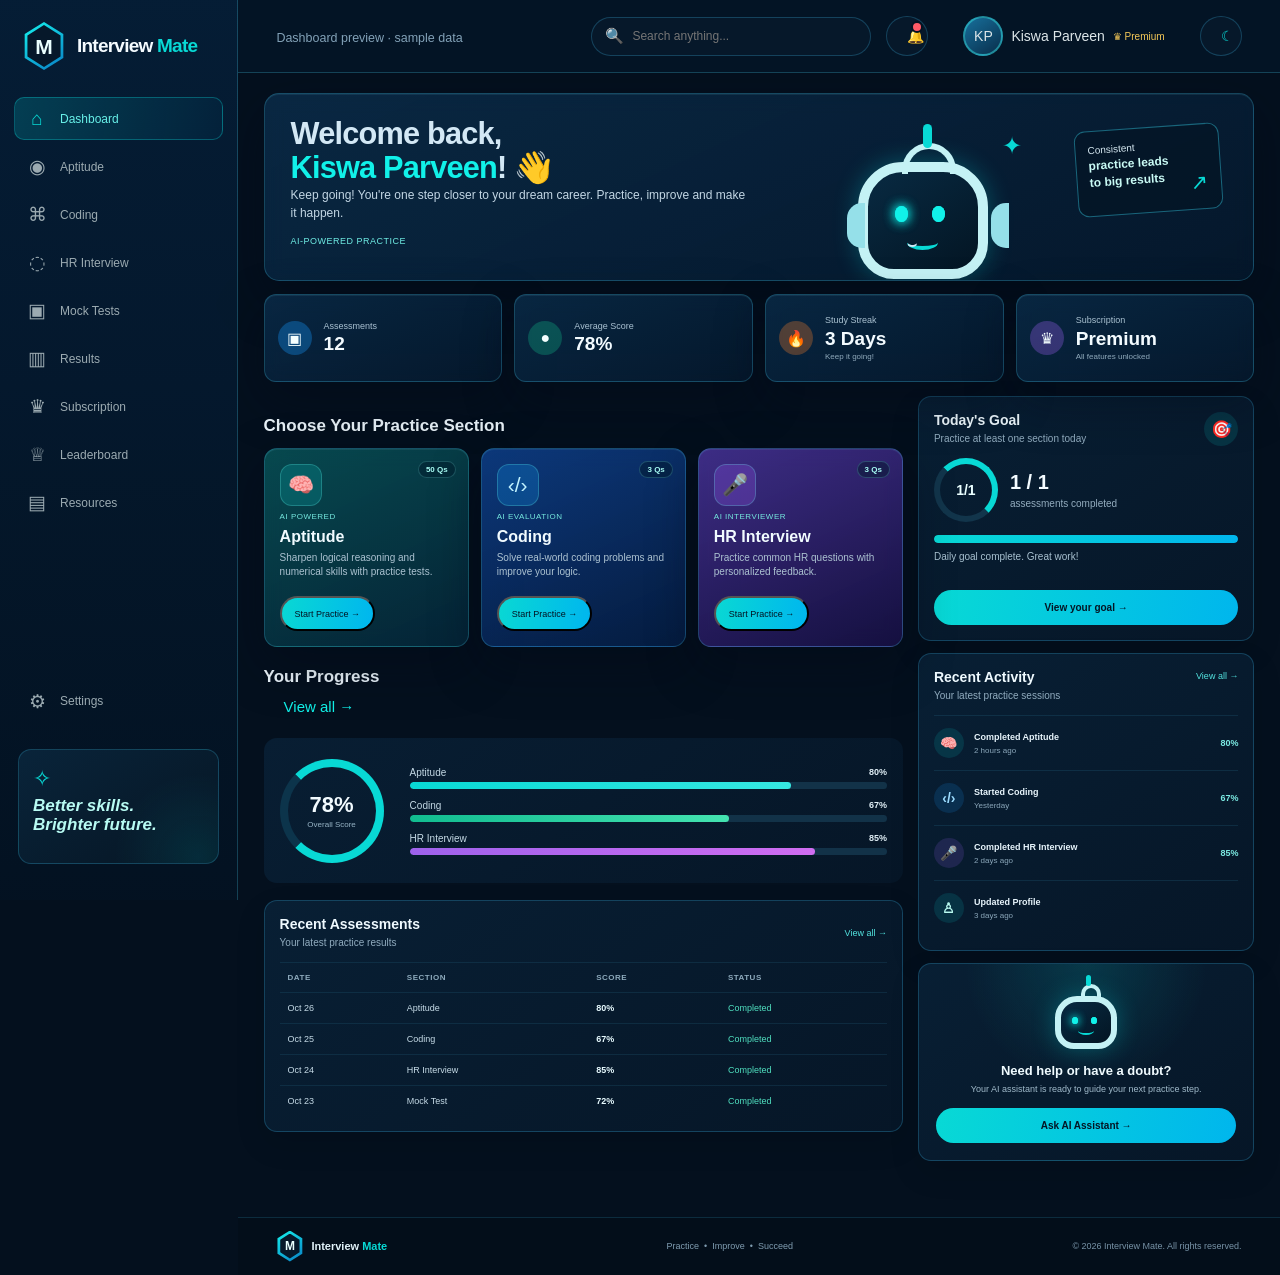
<file: dashboard-preview.html>
<!doctype html>
<html lang="en">
<head>
    <meta charset="utf-8">
    <meta name="viewport" content="width=device-width, initial-scale=1">
    <title>Interview Mate | Dashboard Preview</title>
    <link rel="stylesheet" href="style.css">
    <link rel="stylesheet" href="design.css?v=20261103-feature-pages-v1">
    <link rel="stylesheet" href="theme.css?v=20261102-robots">
    <style>
        body { min-height: 100vh; overflow-y: auto !important; }
        #previewDashboard { display: flex !important; min-height: 100vh; }
        #previewDashboard .main-content { flex: 1; min-width: 0; margin-left: 238px !important; }
        #previewDashboard .topbar { position: sticky; top: 0; z-index: 10; }
        .preview-note { margin: 0 clamp(16px, 2vw, 28px); padding: 9px 12px; border: 1px solid rgba(8,217,213,.28); border-radius: 9px; color: #9cece7; background: rgba(0,190,190,.06); font-size: 10px; }
        @media(max-width:820px) { #previewDashboard .main-content { margin-left: 185px !important; } }
        @media(max-width:600px) { #previewDashboard .main-content { margin-left: 0 !important; } }
    </style>
</head>
<body>
<section id="previewDashboard" class="dashboard">
    <aside class="sidebar">
        <div class="side-logo"><div class="logo-box">M</div><span>Interview <span>Mate</span></span></div>
        <nav aria-label="Dashboard preview navigation">
            <button class="nav-item active" type="button"><span>⌂</span> Dashboard</button>
            <button class="nav-item" type="button"><span>◉</span> Aptitude</button>
            <button class="nav-item" type="button"><span>⌘</span> Coding</button>
            <button class="nav-item" type="button"><span>◌</span> HR Interview</button>
            <button class="nav-item" type="button"><span>▣</span> Mock Tests</button>
            <button class="nav-item" type="button"><span>▥</span> Results</button>
            <button class="nav-item" type="button"><span>♛</span> Subscription</button>
            <button class="nav-item" type="button"><span>♕</span> Leaderboard</button>
            <button class="nav-item" type="button"><span>▤</span> Resources</button>
        </nav>
        <div class="sidebar-bottom">
            <button class="nav-item" type="button"><span>⚙</span> Settings</button>
            <div class="sidebar-note"><span>✧</span><strong>Better skills.<br>Brighter future.</strong></div>
        </div>
    </aside>
    <main class="main-content">
        <header class="topbar">
            <div><small>Dashboard preview · sample data</small></div>
            <div class="top-actions">
                <div class="search">🔍 <input placeholder="Search anything..." aria-label="Search preview"></div>
                <button class="icon-btn notification-btn" type="button" aria-label="Notifications">🔔</button>
                <div class="profile-area"><button class="profile-button" type="button"><div class="avatar"><span>KP</span></div><span>Kiswa Parveen</span><span class="header-premium">♛ Premium</span></button></div>
                <button class="icon-btn" type="button" aria-label="Theme preview">☾</button>
            </div>
        </header>
        <div id="dashboardHome" class="dashboard-home">
            <div class="dashboard-welcome-card">
                    <div class="welcome-row">
                        <div class="welcome-copy">
                            <h1>Welcome back,<br><span>Kiswa Parveen</span>! 👋</h1>
                            <p>Keep going! You're one step closer to your dream career. Practice, improve and make it happen.</p>
                            <div class="ai-online"><span></span> AI-POWERED PRACTICE</div>
                        </div>
                        <div class="dashboard-welcome-art" aria-hidden="true"><div class="dashboard-mini-bot"><i></i><i></i><b>⌣</b><span></span></div><div class="dashboard-art-note">Consistent<br><strong>practice leads<br>to big results</strong><em>↗</em></div><span class="dashboard-art-spark">✦</span></div>
                    </div>
            </div>
            <div class="stat-grid">
                    <div class="stat-card blue"><span>▣</span><div class="stat-copy"><small>Assessments</small><strong>12</strong></div></div>
                    <div class="stat-card green"><span>●</span><div class="stat-copy"><small>Average Score</small><strong>78%</strong></div></div>
                    <div class="stat-card orange"><span>🔥</span><div class="stat-copy"><small>Study Streak</small><strong>3 Days</strong><small>Keep it going!</small></div></div>
                    <div class="stat-card gold"><span>♛</span><div class="stat-copy"><small>Subscription</small><strong>Premium</strong><small>All features unlocked</small></div></div>
            </div>
            <div class="dashboard-columns">
            <main class="dashboard-primary-column">
                <div class="section-title"><h2>Choose Your Practice Section</h2></div>
                <div class="module-grid">
                    <article class="module-card aptitude-card"><div class="module-art">🧠</div><span class="module-label">AI POWERED</span><span class="module-count">50 Qs</span><h2>Aptitude</h2><p>Sharpen logical reasoning and numerical skills with practice tests.</p><button type="button">Start Practice →</button></article>
                    <article class="module-card coding-card"><div class="module-art">‹/›</div><span class="module-label">AI EVALUATION</span><span class="module-count">3 Qs</span><h2>Coding</h2><p>Solve real-world coding problems and improve your logic.</p><button type="button">Start Practice →</button></article>
                    <article class="module-card hr-card"><div class="module-art">🎤</div><span class="module-label">AI INTERVIEWER</span><span class="module-count">3 Qs</span><h2>HR Interview</h2><p>Practice common HR questions with personalized feedback.</p><button type="button">Start Practice →</button></article>
                </div>
                <div class="section-title"><h2>Your Progress</h2><button class="section-view-all" type="button">View all →</button></div>
                <div class="dashboard-bottom">
                    <section class="progress-card"><div class="circle-progress"><strong>78%</strong><small>Overall Score</small></div><div class="progress-lines"><div><span>Aptitude</span><b>80%</b><i><em style="width:80%"></em></i></div><div><span>Coding</span><b>67%</b><i><em class="green-bar" style="width:67%"></em></i></div><div><span>HR Interview</span><b>85%</b><i><em class="red-bar" style="width:85%"></em></i></div></div></section>
                    <section class="weekly-card"><div class="weekly-head"><div><h3>Weekly Activity</h3><small>Keep your momentum going</small></div><strong>71%</strong></div><div class="activity-bars"><i style="height:45%"></i><i style="height:80%"></i><i style="height:60%"></i><i style="height:100%"></i><i style="height:35%"></i><i style="height:65%"></i><i style="height:25%"></i></div><div class="days"><span>Mon</span><span>Tue</span><span>Wed</span><span>Thu</span><span>Fri</span><span>Sat</span><span>Sun</span></div></section>
                </div>
                <section class="rail-card dashboard-assessments-card"><div class="rail-card-heading"><div><h2>Recent Assessments</h2><p>Your latest practice results</p></div><button type="button">View all →</button></div><div class="rail-table-wrap"><table class="rail-table"><thead><tr><th>Date</th><th>Section</th><th>Score</th><th>Status</th></tr></thead><tbody><tr><td>Oct 26</td><td>Aptitude</td><td><strong>80%</strong></td><td><span class="rail-status">Completed</span></td></tr><tr><td>Oct 25</td><td>Coding</td><td><strong>67%</strong></td><td><span class="rail-status">Completed</span></td></tr><tr><td>Oct 24</td><td>HR Interview</td><td><strong>85%</strong></td><td><span class="rail-status">Completed</span></td></tr><tr><td>Oct 23</td><td>Mock Test</td><td><strong>72%</strong></td><td><span class="rail-status">Completed</span></td></tr></tbody></table></div></section>
            </main>
            <aside class="dashboard-side-rail">
                <section class="rail-card daily-goal-card"><div class="rail-card-heading"><div><h2>Today's Goal</h2><p>Practice at least one section today</p></div><span class="rail-icon">🎯</span></div><div class="rail-goal-count"><div class="rail-goal-ring"><strong>1/1</strong></div><div><strong>1 / 1</strong><small>assessments completed</small></div></div><div class="rail-goal-bar"><i style="width:100%"></i></div><p class="rail-goal-note">Daily goal complete. Great work!</p><button class="rail-action" type="button">View your goal →</button></section>
                <section class="rail-card recent-activity-card"><div class="rail-card-heading"><div><h2>Recent Activity</h2><p>Your latest practice sessions</p></div><button type="button">View all →</button></div><div class="rail-activity-list"><div class="rail-activity-item"><span class="rail-activity-icon">🧠</span><div><strong>Completed Aptitude</strong><small>2 hours ago</small></div><b>80%</b></div><div class="rail-activity-item"><span class="rail-activity-icon">‹/›</span><div><strong>Started Coding</strong><small>Yesterday</small></div><b>67%</b></div><div class="rail-activity-item"><span class="rail-activity-icon">🎤</span><div><strong>Completed HR Interview</strong><small>2 days ago</small></div><b>85%</b></div><div class="rail-activity-item"><span class="rail-activity-icon">♙</span><div><strong>Updated Profile</strong><small>3 days ago</small></div></div></div></section>
                <section class="rail-ai-card"><div class="rail-ai-bot" aria-hidden="true"><i></i><i></i><b></b></div><h2>Need help or have a doubt?</h2><p>Your AI assistant is ready to guide your next practice step.</p><button type="button">Ask AI Assistant →</button></section>
            </aside>
            </div>
        </div>
        <footer class="dashboard-footer"><span class="dashboard-footer-brand"><span class="logo-box">M</span><strong>Interview <b>Mate</b></strong></span><span>Practice&nbsp; • &nbsp;Improve&nbsp; • &nbsp;Succeed</span><small>© 2026 Interview Mate. All rights reserved.</small></footer>
    </main>
</section>
</body>
</html>
</file>
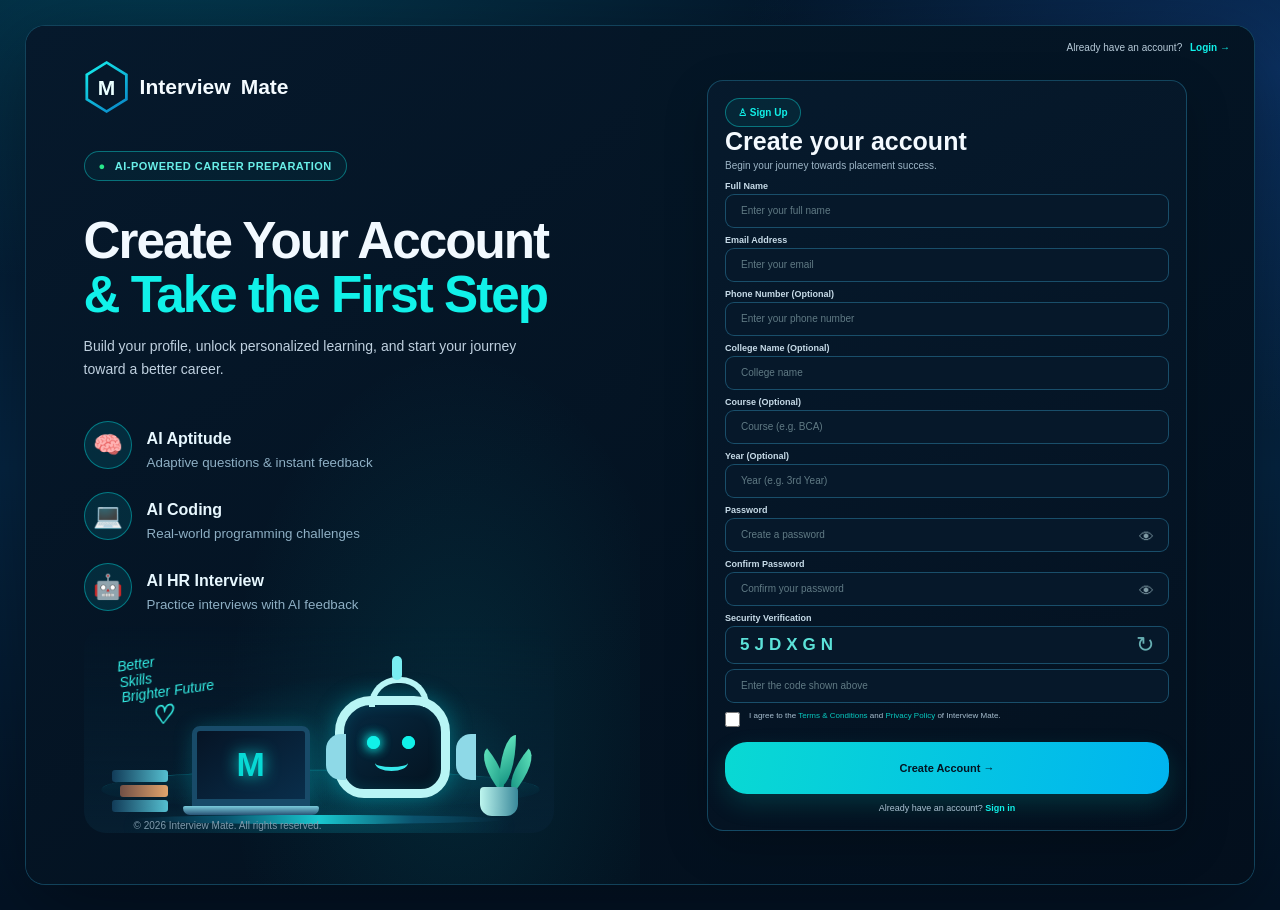
<file: signup.html>
<!DOCTYPE html>
<html lang="en">

<head>
    <meta charset="UTF-8">
    <meta name="viewport" content="width=device-width, initial-scale=1.0">

    <title>Sign Up | Interview Mate</title>

    <style>

        * {
            margin: 0;
            padding: 0;
            box-sizing: border-box;
            font-family: Arial, Helvetica, sans-serif;
        }

        body {
            min-height: 100vh;

            background:
                radial-gradient(
                    circle at 15% 20%,
                    rgba(0, 205, 190, 0.10),
                    transparent 35%
                ),
                radial-gradient(
                    circle at 85% 80%,
                    rgba(0, 150, 160, 0.08),
                    transparent 35%
                ),
                #020d12;

            color: #ffffff;

            display: flex;
            align-items: center;
            justify-content: center;

            padding: 25px;
        }


        /* =========================================
           MAIN CONTAINER
        ========================================= */

        .signup-container {

            width: 100%;
            max-width: 1150px;

            min-height: 700px;

            display: grid;
            grid-template-columns: 1fr 1fr;

            border: 1px solid rgba(0, 205, 195, 0.20);

            border-radius: 20px;

            overflow: hidden;

            background: rgba(3, 16, 21, 0.96);

            box-shadow:
                0 25px 80px rgba(0, 0, 0, 0.55);
        }


        /* =========================================
           LEFT SIDE
        ========================================= */

        .left-section {

            padding: 50px;

            background:
                radial-gradient(
                    circle at 50% 70%,
                    rgba(0, 190, 180, 0.13),
                    transparent 40%
                ),
                linear-gradient(
                    145deg,
                    #03171c,
                    #020b10
                );

            position: relative;

            overflow: hidden;
        }


        /* LOGO */

        .logo {

            display: flex;
            align-items: center;

            gap: 10px;

            font-size: 22px;

            font-weight: bold;

            margin-bottom: 70px;
        }


        .logo-box {

            width: 38px;
            height: 38px;

            border-radius: 10px;

            display: flex;
            align-items: center;
            justify-content: center;

            background:
                linear-gradient(
                    135deg,
                    #08c7c2,
                    #06b9d3
                );

            font-size: 17px;

            box-shadow:
                0 0 25px rgba(0, 205, 195, 0.30);
        }


        .logo span {

            color: #09c9c1;
        }


        /* AI LABEL */

        .tag {

            display: inline-flex;

            align-items: center;

            padding: 10px 16px;

            border-radius: 25px;

            border: 1px solid rgba(0, 205, 195, 0.35);

            color: #78e9e2;

            font-size: 12px;

            font-weight: bold;

            letter-spacing: 0.5px;

            margin-bottom: 28px;
        }


        .tag::before {

            content: "●";

            color: #28e88b;

            margin-right: 9px;
        }


        /* LEFT HEADING */

        .left-section h1 {

            font-size: 46px;

            line-height: 1.1;

            margin-bottom: 22px;
        }


        /* NO BLUE / NO PURPLE */

        .gradient-text {

            background:
                linear-gradient(
                    90deg,
                    #08c7c2,
                    #06d6c9,
                    #5ce2d9
                );

            -webkit-background-clip: text;

            -webkit-text-fill-color: transparent;
        }


        .description {

            color: #a9bec8;

            line-height: 1.7;

            max-width: 450px;

            margin-bottom: 40px;
        }


        /* FEATURES */

        .features {

            display: flex;

            flex-direction: column;

            gap: 22px;
        }


        .feature {

            display: flex;

            align-items: center;

            gap: 15px;
        }


        .feature-icon {

            width: 48px;
            height: 48px;

            border-radius: 12px;

            background:
                rgba(0, 194, 188, 0.08);

            display: flex;

            align-items: center;
            justify-content: center;

            font-size: 23px;

            border:
                1px solid rgba(0, 205, 195, 0.20);
        }


        .feature-text strong {

            display: block;

            margin-bottom: 5px;

            color: #ffffff;
        }


        .feature-text small {

            color: #78929d;
        }


        /* COPYRIGHT */

        .copyright {

            position: absolute;

            bottom: 22px;

            left: 50px;

            color: #526d77;

            font-size: 11px;
        }


        /* =========================================
           RIGHT SIDE
        ========================================= */

        .right-section {

            padding: 45px 55px;

            background:
                #030d13;

            display: flex;

            align-items: center;

            justify-content: center;
        }


        .signup-box {

            width: 100%;

            max-width: 460px;
        }

        .signup-back-btn {
            display: inline-flex;
            align-items: center;
            justify-content: center;
            min-height: 38px;
            padding: 0 14px;
            margin-bottom: 18px;
            border: 1px solid #24414a;
            border-radius: 9px;
            background: transparent;
            color: #dce8eb;
            font: inherit;
            cursor: pointer;
        }

        .signup-back-btn:hover { border-color: #00c9b7; color: #21e0cf; }


        /* WELCOME ICON */

        .welcome-icon {

            width: 55px;
            height: 55px;

            border-radius: 15px;

            background: #06323a;

            display: flex;

            align-items: center;
            justify-content: center;

            font-size: 27px;

            margin-bottom: 20px;
        }


        /* HEADING */

        .signup-box h2 {

            font-size: 32px;

            margin-bottom: 9px;
        }


        .subtitle {

            color: #819ca8;

            margin-bottom: 27px;
        }


        /* =========================================
           FORM
        ========================================= */

        .form-group {

            margin-bottom: 14px;
        }


        label {

            display: block;

            font-size: 14px;

            font-weight: bold;

            margin-bottom: 8px;

            color: #e6f0f3;
        }


        input {

            width: 100%;

            height: 46px;

            padding: 0 15px;

            border-radius: 10px;

            border: 1px solid #18333d;

            outline: none;

            background: #06141b;

            color: #ffffff;

            font-size: 14px;

            transition: 0.3s;
        }


        input::placeholder {

            color: #607a84;
        }


        input:focus {

            border-color: #05c8bd;

            box-shadow:
                0 0 0 3px
                rgba(0, 205, 195, 0.10);
        }


        /* =========================================
           PASSWORD
        ========================================= */

        .password-box {

            position: relative;
        }


        .password-box input {

            padding-right: 50px;
        }


        .show-password {

            position: absolute;

            right: 15px;

            top: 14px;

            cursor: pointer;

            color: #7f9aa4;

            font-size: 17px;
        }


        .show-password:hover {

            color: #08c9c0;
        }


        /* =========================================
           CAPTCHA
        ========================================= */

        .captcha-box {

            height: 46px;

            border:
                1px solid #18333d;

            border-radius: 10px;

            background: #06141b;

            display: flex;

            align-items: center;

            justify-content: space-between;

            padding: 0 14px;

            margin-bottom: 8px;
        }


        #captchaText {

            font-weight: bold;

            letter-spacing: 5px;

            color: #5ce2d9;

            font-size: 17px;
        }


        .refresh-captcha {

            border: none;

            background: transparent;

            color: #66aeb2;

            font-size: 22px;

            cursor: pointer;
        }


        .refresh-captcha:hover {

            color: #08d2c5;
        }


        /* =========================================
           TERMS
        ========================================= */

        .terms {

            display: flex;

            align-items: flex-start;

            gap: 9px;

            margin: 16px 0;

            color: #819ca8;

            font-size: 12px;

            line-height: 1.5;
        }


        .terms input {

            width: 15px;

            height: 15px;

            margin-top: 2px;

            accent-color: #08c9c0;
        }


        .terms a {

            color: #08c9c0;

            text-decoration: none;
        }


        .terms a:hover {

            text-decoration: underline;
        }


        /* =========================================
           CREATE ACCOUNT BUTTON
        ========================================= */

        .signup-btn {

            width: 100%;

            height: 52px;

            border: none;

            border-radius: 11px;

            background:
                linear-gradient(
                    90deg,
                    #08c8bc,
                    #06b9d3
                );

            color: #001315;

            font-size: 15px;

            font-weight: bold;

            cursor: pointer;

            transition: 0.3s;

            box-shadow:
                0 10px 25px
                rgba(0, 195, 185, 0.18);
        }


        .signup-btn:hover {

            transform: translateY(-2px);

            box-shadow:
                0 15px 35px
                rgba(0, 195, 185, 0.30);
        }


        /* =========================================
           SIGN IN
        ========================================= */

        .login-text {

            text-align: center;

            color: #7f9aa4;

            font-size: 13px;

            margin-top: 18px;
        }


        .login-text a {

            color: #08c9c0;

            text-decoration: none;

            font-weight: bold;
        }


        .login-text a:hover {

            color: #5ce2d9;
        }


        /* =========================================
           RESPONSIVE
        ========================================= */

        @media (max-width: 850px) {

            body {

                padding: 15px;
            }


            .signup-container {

                grid-template-columns: 1fr;
            }


            .left-section {

                display: none;
            }


            .right-section {

                padding: 35px 25px;
            }
        }


        @media (max-width: 500px) {

            .right-section {

                padding: 30px 20px;
            }


            .signup-box h2 {

                font-size: 28px;
            }
        }

        html, body { min-height: 100%; height: auto; }
        body { overflow-x: hidden; overflow-y: auto; }
        @media (max-height: 760px) {
            body { align-items: flex-start; }
            .signup-container { margin: 0 auto; }
        }

    </style>
    <link rel="stylesheet" href="design.css?v=20261103-feature-pages-v1">
    <link rel="stylesheet" href="theme.css?v=20261102-robots">
    <script>
        try {
            const savedTheme = localStorage.getItem("interviewMateTheme:guest");
            const legacyLight = localStorage.getItem("interviewMateLightMode:guest") === "true";
            document.documentElement.dataset.theme = savedTheme || (legacyLight ? "light" : "dark");
        } catch (error) {
            document.documentElement.dataset.theme = "dark";
        }
    </script>

</head>


<body>


    <div class="signup-container">


        <!-- =========================================
             LEFT SIDE
        ========================================= -->

        <div class="left-section">


            <a class="logo" href="index.html">

                <div class="logo-box">
                    M
                </div>

                Interview <span>Mate</span>

            </a>


            <div class="tag">

                AI-POWERED CAREER PREPARATION

            </div>


            <h1>

                Create Your Account<br>

                <span class="gradient-text">
                    & Take the First Step
                </span>

            </h1>


            <p class="description">

                Build your profile, unlock personalized learning, and start your journey toward a better career.

            </p>


            <div class="features">


                <div class="feature">

                    <div class="feature-icon">
                        🧠
                    </div>

                    <div class="feature-text">

                        <strong>
                            AI Aptitude
                        </strong>

                        <small>
                            Adaptive questions & instant feedback
                        </small>

                    </div>

                </div>


                <div class="feature">

                    <div class="feature-icon">
                        💻
                    </div>

                    <div class="feature-text">

                        <strong>
                            AI Coding
                        </strong>

                        <small>
                            Real-world programming challenges
                        </small>

                    </div>

                </div>


                <div class="feature">

                    <div class="feature-icon">
                        🤖
                    </div>

                    <div class="feature-text">

                        <strong>
                            AI HR Interview
                        </strong>

                        <small>
                            Practice interviews with AI feedback
                        </small>

                    </div>

                </div>


            </div>


            <div class="auth-illustration signup-illustration" aria-hidden="true">
                <div class="auth-plant"><i></i><i></i><i></i><b></b></div>
                <div class="auth-stack"><i></i><i></i><i></i></div>
                <div class="auth-laptop"><span>M</span></div>
                <div class="auth-robot"><i></i><i></i><b></b><span></span></div>
                <div class="auth-desk"></div>
                <span class="auth-doodle">Better<br>Skills<br>Brighter Future <b>♡</b></span>
            </div>


            <div class="copyright">

                © 2026 Interview Mate. All rights reserved.

            </div>


        </div>



        <!-- =========================================
             RIGHT SIDE
        ========================================= -->

        <div class="right-section">

            <a class="auth-switch-top" href="index.html#login">Already have an account? <strong>Login →</strong></a>


            <div class="signup-box">

                <div class="auth-card-tag">♙ Sign Up</div>


                <h2>
                    Create your account
                </h2>


                <p class="subtitle">

                    Begin your journey towards placement success.

                </p>



                <!-- =================================
                     SIGNUP FORM
                ================================= -->

                <form id="signupForm">


                    <!-- FULL NAME -->

                    <div class="form-group">

                        <label>
                            Full Name
                        </label>

                        <input
                            type="text"
                            id="name"
                            placeholder="Enter your full name"
                            required
                        >

                    </div>



                    <!-- EMAIL -->

                    <div class="form-group">

                        <label>
                            Email Address
                        </label>

                        <input
                            type="email"
                            id="email"
                            placeholder="Enter your email"
                            required
                        >

                    </div>



                    <!-- PHONE -->

                    <div class="form-group">

                        <label>
                            Phone Number (Optional)
                        </label>

                        <input
                            type="tel"
                            id="phone"
                            placeholder="Enter your phone number"
                        >

                    </div>


                    <!-- EDUCATION DETAILS -->

                    <div class="form-group">
                        <label for="college">College Name (Optional)</label>
                        <input type="text" id="college" placeholder="College name">
                    </div>

                    <div class="form-group">
                        <label for="course">Course (Optional)</label>
                        <input type="text" id="course" placeholder="Course (e.g. BCA)">
                    </div>

                    <div class="form-group">
                        <label for="year">Year (Optional)</label>
                        <input type="text" id="year" placeholder="Year (e.g. 3rd Year)">
                    </div>



                    <!-- PASSWORD -->

                    <div class="form-group">

                        <label>
                            Password
                        </label>

                        <div class="password-box">

                            <input
                                type="password"
                                id="password"
                                placeholder="Create a password"
                                required
                            >

                            <span
                                class="show-password"
                                onclick="togglePassword('password', this)"
                            >
                                👁
                            </span>

                        </div>

                    </div>



                    <!-- CONFIRM PASSWORD -->

                    <div class="form-group">

                        <label>
                            Confirm Password
                        </label>

                        <div class="password-box">

                            <input
                                type="password"
                                id="confirmPassword"
                                placeholder="Confirm your password"
                                required
                            >

                            <span
                                class="show-password"
                                onclick="togglePassword('confirmPassword', this)"
                            >
                                👁
                            </span>

                        </div>

                    </div>



                    <!-- CAPTCHA -->

                    <div class="form-group">

                        <label>
                            Security Verification
                        </label>


                        <div class="captcha-box">

                            <span id="captchaText"></span>


                            <button
                                type="button"
                                class="refresh-captcha"
                                onclick="generateCaptcha()"
                            >
                                ↻
                            </button>

                        </div>


                        <input
                            type="text"
                            id="captchaInput"
                            placeholder="Enter the code shown above"
                            required
                        >

                    </div>



                    <!-- TERMS -->

                    <div class="terms">

                        <input
                            type="checkbox"
                            id="terms"
                            required
                        >


                        <span>

                            I agree to the

                            <a href="#signupLegalDialog" onclick="event.preventDefault(); showSignupInfo('terms')">
                                Terms & Conditions
                            </a>

                            and

                            <a href="#signupLegalDialog" onclick="event.preventDefault(); showSignupInfo('privacy')">
                                Privacy Policy
                            </a>

                            of Interview Mate.

                        </span>

                    </div>



                    <!-- CREATE ACCOUNT -->

                    <button
                        type="submit"
                        class="signup-btn"
                    >

                        Create Account →

                    </button>


                </form>



                <!-- SIGN IN -->

                <p class="login-text">

                    Already have an account?

                    <a href="index.html">
                        Sign in
                    </a>

                </p>


            </div>

        </div>

    </div>



    <dialog id="signupLegalDialog" class="signup-legal-dialog" aria-labelledby="signupLegalTitle">
        <div class="signup-legal-card">
            <button type="button" class="signup-legal-close" aria-label="Close details" onclick="document.getElementById('signupLegalDialog').close()">×</button>
            <h2 id="signupLegalTitle">Interview Mate information</h2>
            <p id="signupLegalCopy">For current Terms & Conditions and Privacy Policy details, contact Interview Mate support.</p>
            <a class="signup-legal-contact" href="mailto:supportinterviewmate@gmail.com?subject=Interview%20Mate%20policy%20details">Contact Support →</a>
        </div>
    </dialog>

    <!-- =========================================
         JAVASCRIPT
    ========================================= -->

    <script>


        /* =========================================
           SHOW / HIDE PASSWORD
        ========================================= */

        function togglePassword(id, element) {

            const password =
                document.getElementById(id);


            if (password.type === "password") {

                password.type = "text";

                element.textContent = "🙈";

            }

            else {

                password.type = "password";

                element.textContent = "👁";

            }

        }



        /* =========================================
           CAPTCHA
        ========================================= */

        let captchaCode = "";


        function generateCaptcha() {

            const chars =
                "ABCDEFGHJKLMNPQRSTUVWXYZ23456789";


            captchaCode = "";


            for (let i = 0; i < 6; i++) {

                captchaCode +=
                    chars.charAt(
                        Math.floor(
                            Math.random() * chars.length
                        )
                    );

            }


            document.getElementById(
                "captchaText"
            ).textContent = captchaCode;

        }


        function showSignupInfo(kind) {
            const dialog = document.getElementById("signupLegalDialog");
            const title = document.getElementById("signupLegalTitle");
            const copy = document.getElementById("signupLegalCopy");
            const topic = kind === "privacy" ? "Privacy Policy" : "Terms & Conditions";
            title.textContent = topic;
            copy.textContent = `For current ${topic} details, contact Interview Mate support.`;
            dialog.showModal();
        }

        generateCaptcha();



        /* =========================================
           SIGN UP
        ========================================= */

        document
            .getElementById("signupForm")
            .addEventListener(
                "submit",
                async function(event) {

                    event.preventDefault();


                    const name =
                        document
                            .getElementById("name")
                            .value
                            .trim();


                    const email =
                        document
                            .getElementById("email")
                            .value
                            .trim();


                    const phone =
                        document
                            .getElementById("phone")
                            .value
                            .trim();

                    const college = document.getElementById("college").value.trim();
                    const course = document.getElementById("course").value.trim();
                    const year = document.getElementById("year").value.trim();


                    const password =
                        document
                            .getElementById("password")
                            .value;


                    const confirmPassword =
                        document
                            .getElementById("confirmPassword")
                            .value;


                    const captchaInput =
                        document
                            .getElementById("captchaInput")
                            .value
                            .trim();



                    /* PASSWORD MATCH */

                    if (
                        password !==
                        confirmPassword
                    ) {

                        alert(
                            "Passwords do not match."
                        );

                        return;
                    }



                    /* PASSWORD LENGTH */

                    if (password.length < 6) {

                        alert(
                            "Password must contain at least 6 characters."
                        );

                        return;
                    }



                    /* CAPTCHA */

                    if (
                        captchaInput !== captchaCode
                    ) {

                        alert(
                            "Incorrect CAPTCHA. Please try again."
                        );

                        generateCaptcha();

                        document
                            .getElementById("captchaInput")
                            .value = "";

                        return;
                    }



                    /* SEND TO FLASK BACKEND */

                    try {

                        const apiRoot = window.INTERVIEW_MATE_API || (window.location.protocol === "file:" ? "http://127.0.0.1:5000" : window.location.origin);
                        const response =
                            await fetch(
                                apiRoot + "/register",
                                {
                                    method: "POST",

                                    headers: {
                                        "Content-Type":
                                            "application/json"
                                    },

                                    body:
                                        JSON.stringify({

                                            name: name,

                                            email: email,

                                            phone: phone,

                                            college: college,

                                            course: course,

                                            year: year,

                                            password: password

                                        })
                                }
                            );


                        const data =
                            await response.json();


                        if (!response.ok) {

                            alert(
                                data.message ||
                                "Registration failed."
                            );

                            return;
                        }


                        alert(
                            "Account created successfully!"
                        );


                        window.location.href =
                            "index.html";

                    }


                    catch (error) {

                        console.error(error);


                        alert(
                            "Cannot connect to Interview Mate server.\n" +
                            "Please make sure app.py is running."
                        );

                    }

                }
            );



    </script>


</body>

</html>
</file>
<file: style.css>
/* =========================================================
   INTERVIEW MATE — COMPLETE DARK TEAL DESIGN
   ========================================================= */

* {
    margin: 0;
    padding: 0;
    box-sizing: border-box;
}

:root {
    --bg: #020B12;
    --bg2: #041019;
    --card: #07151E;
    --card2: #06131B;
    --border: #18313B;

    --teal: #00C9B7;
    --teal-bright: #00E0C6;
    --blue: #00A9E8;

    --white: #F5F8FA;
    --text: #C5D0D6;
    --muted: #7E919B;

    --danger: #ff4961;
    --orange: #ff9d3d;
    --green: #22d39a;
    --purple: #8b5cf6;
}

html {
    scroll-behavior: smooth;
}

body {
    font-family: Inter, Arial, Helvetica, sans-serif;
    background: var(--bg);
    color: var(--white);
    min-height: 100vh;
}

/* =========================================================
   GENERAL
   ========================================================= */

button,
input,
textarea,
select {
    font-family: inherit;
}

button {
    cursor: pointer;
}

button:focus,
input:focus,
textarea:focus {
    outline: none;
}

a {
    color: var(--teal);
    text-decoration: none;
}

a:hover {
    color: var(--teal-bright);
}

p {
    color: var(--text);
}

small {
    color: var(--muted);
}

/* =========================================================
   PAGE VISIBILITY
   ========================================================= */

.page,
.assessment-page,
.result-page {
    display: none;
}

#loginPage {
    display: flex;
}

footer {
    display: none;
}

/* =========================================================
   LOGIN PAGE
   ========================================================= */

.login-page {
    min-height: 100vh;
    padding: 18px;
    position: relative;
    overflow: hidden;

    background:
        radial-gradient(
            circle at 20% 30%,
            rgba(0, 201, 183, 0.08),
            transparent 35%
        ),
        radial-gradient(
            circle at 80% 70%,
            rgba(0, 169, 232, 0.05),
            transparent 35%
        ),
        #020B12;
}

.login-page::before {
    content: "";
    position: absolute;
    left: -10%;
    bottom: -120px;
    width: 70%;
    height: 220px;

    background:
        repeating-radial-gradient(
            ellipse at center,
            transparent 0,
            transparent 8px,
            rgba(0, 201, 183, 0.12) 9px,
            transparent 10px
        );

    opacity: .5;
    transform: rotate(-4deg);
    pointer-events: none;
}

/* decorative glows */

.login-glow {
    position: absolute;
    width: 300px;
    height: 300px;
    border-radius: 50%;
    filter: blur(100px);
    pointer-events: none;
}

.glow1 {
    background: rgba(0, 201, 183, .08);
    left: 10%;
    top: 20%;
}

.glow2 {
    background: rgba(0, 169, 232, .06);
    right: 10%;
    bottom: 10%;
}

/* =========================================================
   LOGIN CONTAINER
   ========================================================= */

.login-container {
    width: min(1500px, 100%);
    min-height: calc(100vh - 36px);

    margin: auto;

    display: grid;
    grid-template-columns: 1fr 1fr;

    border: 1px solid var(--border);
    border-radius: 18px;

    background: rgba(3, 13, 20, .82);

    position: relative;
    z-index: 2;

    overflow: hidden;
}

/* =========================================================
   LEFT LOGIN HERO
   ========================================================= */

.login-hero {
    padding: 48px 60px;

    display: flex;
    flex-direction: column;
    justify-content: center;

    border-right: 1px solid var(--border);

    background:
        radial-gradient(
            circle at 60% 55%,
            rgba(0, 201, 183, .07),
            transparent 35%
        );
}

/* =========================================================
   LOGO
   ========================================================= */

.logo,
.side-logo {
    display: flex;
    align-items: center;
    gap: 12px;
}

.logo {
    margin-bottom: 48px;
}

.logo-box {
    width: 46px;
    height: 46px;

    display: flex;
    align-items: center;
    justify-content: center;

    border-radius: 12px;

    background:
        linear-gradient(
            135deg,
            #00D6C0,
            #00A9E8
        );

    color: white;
    font-size: 20px;
    font-weight: 900;

    box-shadow:
        0 0 30px rgba(0, 201, 183, .18);
}

.logo > span,
.side-logo > span {
    font-size: 21px;
    font-weight: 800;
    color: var(--white);
}

.logo > span > span,
.side-logo > span > span {
    color: var(--teal);
}

/* =========================================================
   AI LABEL
   ========================================================= */

.ai-label {
    width: fit-content;

    display: inline-flex;
    align-items: center;
    gap: 10px;

    padding: 9px 15px;

    border-radius: 30px;

    border: 1px solid rgba(0, 201, 183, .25);

    background: rgba(0, 201, 183, .06);

    color: #8FEFE4;

    font-size: 12px;
    font-weight: 700;
    letter-spacing: .5px;
}

.ai-label span {
    width: 7px;
    height: 7px;
    border-radius: 50%;

    background: var(--teal);

    box-shadow:
        0 0 12px var(--teal);
}

/* =========================================================
   HERO TEXT
   ========================================================= */

.login-hero h1 {
    margin-top: 36px;

    font-size: clamp(45px, 5vw, 72px);

    line-height: 1.02;

    letter-spacing: -2px;

    color: var(--white);
}

.login-hero h1 b {
    color: var(--teal);

    background:
        linear-gradient(
            90deg,
            #00E0C6,
            #00A9E8
        );

    -webkit-background-clip: text;
    -webkit-text-fill-color: transparent;
}

.login-hero > p {
    max-width: 600px;

    margin-top: 28px;

    font-size: 17px;
    line-height: 1.8;

    color: #A9B9C1;
}

/* =========================================================
   LOGIN FEATURES
   ========================================================= */

.login-features {
    margin-top: 38px;

    display: flex;
    flex-direction: column;
    gap: 18px;
}

.login-feature {
    display: flex;
    align-items: center;
    gap: 18px;
}

.login-feature > div {
    width: 50px;
    height: 50px;

    display: flex;
    align-items: center;
    justify-content: center;

    border-radius: 12px;

    background: rgba(0, 201, 183, .07);

    border: 1px solid rgba(0, 201, 183, .20);

    font-size: 23px;
}

.login-feature section {
    display: flex;
    flex-direction: column;
    gap: 5px;
}

.login-feature strong {
    font-size: 17px;
    color: var(--white);
}

.login-feature small {
    font-size: 13px;
}

/* =========================================================
   QUOTE
   ========================================================= */

.login-quote {
    margin-top: 35px;

    width: fit-content;
    max-width: 430px;

    padding: 18px 22px;

    border: 1px solid var(--border);
    border-radius: 12px;

    background: rgba(7, 21, 30, .65);

    color: #B6C3C9;

    font-size: 13px;
    line-height: 1.6;
}

.login-quote small {
    display: inline;
    margin-left: 5px;
}

/* =========================================================
   LOGIN CARD
   ========================================================= */

.login-card {
    align-self: center;

    width: min(580px, calc(100% - 80px));

    margin: auto;

    padding: 40px;

    border: 1px solid #243E48;
    border-radius: 17px;

    background:
        linear-gradient(
            145deg,
            rgba(7, 21, 30, .95),
            rgba(3, 14, 21, .95)
        );

    box-shadow:
        0 25px 70px rgba(0, 0, 0, .4);
}

.auth-back-btn,
.signup-back-btn {
    display: inline-flex;
    align-items: center;
    justify-content: center;
    min-height: 38px;
    padding: 0 14px;
    border: 1px solid #24414A;
    border-radius: 9px;
    background: transparent;
    color: #DCE8EB;
    font: inherit;
    font-size: 13px;
    cursor: pointer;
}

.auth-back-btn { margin-bottom: 22px; }
.auth-back-btn:hover,
.signup-back-btn:hover { border-color: var(--teal); color: var(--teal-bright); }

/* =========================================================
   WELCOME ICON
   ========================================================= */

.welcome-icon {
    width: 58px;
    height: 58px;

    display: flex;
    align-items: center;
    justify-content: center;

    border-radius: 13px;

    background: rgba(0, 201, 183, .12);

    font-size: 28px;

    margin-bottom: 24px;
}

.login-card h2 {
    font-size: 38px;
    color: var(--white);
}

.login-subtitle {
    margin-top: 10px;
    margin-bottom: 32px;

    color: #8FA1AA;
}

/* =========================================================
   FORM
   ========================================================= */

.login-card form > label {
    display: block;

    margin: 20px 0 9px;

    font-size: 13px;
    font-weight: 700;

    color: #E8EFF2;
}

.input-box {
    width: 100%;
    height: 56px;

    display: flex;
    align-items: center;

    padding: 0 15px;

    gap: 12px;

    border: 1px solid #1B3944;
    border-radius: 10px;

    background: #06131B;

    transition: .2s;
}

.input-box:focus-within {
    border-color: var(--teal);

    box-shadow:
        0 0 0 3px rgba(0, 201, 183, .07);
}

.input-box > span {
    color: #8EA2AB;
    font-size: 17px;
}

.input-box input {
    width: 100%;
    height: 100%;

    border: none;
    outline: none;

    background: transparent;

    color: var(--white);

    font-size: 15px;
}

.input-box input::placeholder {
    color: #637681;
}

/* password eye */

.eye {
    background: transparent !important;
    color: #8EA2AB !important;

    border: none;

    font-size: 16px;

    padding: 4px;

    box-shadow: none !important;

    transform: none !important;
}

/* =========================================================
   LOGIN OPTIONS
   ========================================================= */

.login-options {
    display: flex;
    align-items: center;
    justify-content: space-between;

    margin: 16px 0 22px;
}

.remember {
    display: flex;
    align-items: center;
    gap: 8px;

    color: #A8B5BE;

    font-size: 13px;
}

.remember input {
    width: 15px;
    height: 15px;

    accent-color: var(--teal);
}

.forgot {
    border: none;
    background: transparent !important;

    color: var(--teal) !important;

    font-size: 13px;

    padding: 0;

    box-shadow: none !important;
    transform: none !important;
}

/* =========================================================
   PRIMARY BUTTON
   ========================================================= */

.primary-btn {
    width: 100%;

    min-height: 56px;

    border: none;
    border-radius: 10px;

    background:
        linear-gradient(
            90deg,
            #00BFAE,
            #00D6C0
        );

    color: #021016;

    font-size: 15px;
    font-weight: 800;

    transition: .25s;

    box-shadow:
        0 10px 25px rgba(0, 201, 183, .13);
}

.primary-btn:hover {
    transform: translateY(-2px);

    box-shadow:
        0 14px 30px rgba(0, 201, 183, .22);
}

.login-btn {
    display: flex;
    align-items: center;
    justify-content: space-between;

    padding: 0 20px;
}

.login-btn span {
    font-size: 22px;
}

/* =========================================================
   SIGNUP
   ========================================================= */

.login-signup {
    margin-top: 25px;

    text-align: center;

    color: #71848E;

    font-size: 13px;
}

.login-signup a {
    margin-left: 5px;
    font-weight: 700;
}

/* =========================================================
   DASHBOARD
   ========================================================= */

.dashboard {
    min-height: 100vh;

    display: none;

    background:
        radial-gradient(
            circle at 70% 10%,
            rgba(0, 201, 183, .035),
            transparent 30%
        ),
        var(--bg);
}

/* =========================================================
   SIDEBAR
   ========================================================= */

.sidebar {
    position: fixed;

    top: 0;
    left: 0;
    bottom: 0;

    width: 245px;

    padding: 28px 17px;

    background: #030C13;

    border-right: 1px solid var(--border);

    display: flex;
    flex-direction: column;

    z-index: 20;
}

.side-logo {
    padding: 0 10px 35px;
}

.side-logo .logo-box {
    width: 36px;
    height: 36px;

    border-radius: 9px;

    font-size: 15px;
}

.side-logo > span {
    font-size: 16px;
}

.sidebar nav {
    display: flex;
    flex-direction: column;
    gap: 5px;
}

.nav-item {
    width: 100%;

    min-height: 44px;

    display: flex;
    align-items: center;

    gap: 13px;

    padding: 0 13px;

    border-radius: 8px;

    border: 1px solid transparent;

    background: transparent !important;

    color: #9BAAB1 !important;

    font-size: 13px;
    font-weight: 500;

    text-align: left;

    box-shadow: none !important;

    transform: none !important;
}

.nav-item span {
    width: 20px;

    text-align: center;

    font-size: 16px;
}

.nav-item:hover {
    color: var(--white) !important;

    background: rgba(0, 201, 183, .06) !important;
}

.nav-item.active {
    color: #EFFFFC !important;

    background:
        linear-gradient(
            90deg,
            rgba(0, 201, 183, .14),
            rgba(0, 201, 183, .05)
        ) !important;

    border-color:
        rgba(0, 201, 183, .16);
}

.nav-item.active span {
    color: var(--teal);
}

.sidebar-bottom {
    margin-top: auto;

    display: flex;
    flex-direction: column;
    gap: 5px;
}

.logout-link {
    color: #ff5266 !important;
}

/* =========================================================
   MAIN CONTENT
   ========================================================= */

.main-content {
    margin-left: 245px;

    min-height: 100vh;

    background: var(--bg);
}

/* =========================================================
   TOPBAR
   ========================================================= */

.topbar {
    height: 75px;

    display: flex;
    align-items: center;
    justify-content: space-between;

    padding: 0 34px;

    border-bottom: 1px solid var(--border);

    background: rgba(2, 11, 18, .88);

    position: sticky;
    top: 0;

    z-index: 15;
}

.top-actions {
    display: flex;
    align-items: center;
    gap: 15px;
}

.search {
    position: relative;
    width: 250px;
    height: 42px;

    display: flex;
    align-items: center;

    gap: 8px;

    padding: 0 13px;

    border: 1px solid var(--border);
    border-radius: 22px;

    background: #06131B;

    color: #738690;
}

.search input {
    width: 100%;

    border: none;
    outline: none;

    background: transparent;

    color: white;

    font-size: 12px;
}

.icon-btn {
    width: 40px;
    height: 40px;

    border: 1px solid var(--border);

    border-radius: 50%;

    background: #06131B !important;

    color: #B7C4C9 !important;

    box-shadow: none !important;

    transform: none !important;
}

/* =========================================================
   PROFILE
   ========================================================= */

.profile-area {
    position: relative;
}

.profile-button {
    display: flex;
    align-items: center;

    gap: 9px;

    border: none;

    background: transparent !important;

    color: #DCE5E8 !important;

    box-shadow: none !important;
    
border-bottom: 1px solid #122A34;
}

.setting-row:last-child {
    border-bottom: none;
}

.setting-row > div:first-child {
    display: flex;
    flex-direction: column;

    gap: 5px;
}

.setting-row strong {
    font-size: 12px;
}

.setting-row small {
    font-size: 9px;
}

/* toggle */

.toggle {
    width: 46px;
    height: 25px;

    padding: 3px;

    border: none;

    border-radius: 20px;

    background: #1B303A !important;

    box-shadow: none !important;

    transform: none !important;
}

.toggle span {
    display: block;

    width: 19px;
    height: 19px;

    border-radius: 50%;

    background: #AAB8BD;

    transition: .2s;
}

.toggle.active {
    background: var(--teal) !important;
}

.toggle.active span {
    transform: translateX(21px);

    background: white;
}

/* theme colours */

.colors {
    display: flex !important;

    flex-direction: row !important;

    gap: 8px;
}

.colors button {
    width: 25px;
    height: 25px;

    border-radius: 50%;

    border: 2px solid #07151E;

    box-shadow: 0 0 0 1px #31434A;

    padding: 0;
}

.colors button:nth-child(1) {
    background: #8B5CF6 !important;
}

.colors button:nth-child(2) {
    background: #2563EB !important;
}

.colors button:nth-child(3) {
    background: #00C9B7 !important;
}

.colors button:nth-child(4) {
    background: #F59E0B !important;
}

.colors button:nth-child(5) {
    background: #EC4899 !important;
}

.colors button:focus-visible,
.colors button:hover {
    outline: 2px solid var(--white);
    outline-offset: 2px;
}

body.compact-mode #dashboardHome,
body.compact-mode .inner-page {
    padding: 22px;
}

body.compact-mode .features-dashboard > div,
body.compact-mode .stat-card,
body.compact-mode .module-card {
    padding: 11px;
}

.support-box[role="button"] { cursor: pointer; }
.support-box[role="button"]:hover { border-color: var(--teal); }
.leaderboard-current { border-color: var(--teal); }

.support-box {
    display: flex;
    align-items: center;

    gap: 15px;

    padding: 15px;

    margin-top: 15px;

    border: 1px solid var(--border);

    border-radius: 9px;

    background: #06131B;
}

.support-box > span {
    font-size: 22px;
    color: var(--teal);
}

.support-box div {
    display: flex;
    flex-direction: column;

    gap: 5px;
}

.support-box strong {
    font-size: 12px;
}

/* =========================================================
   ASSESSMENT PAGES
   ========================================================= */

.assessment-page {
    min-height: 100vh;

    padding: 35px;

    background:
        radial-gradient(
            circle at 50% 0%,
            rgba(0, 201, 183, .05),
            transparent 35%
        ),
        var(--bg);
}

.assessment-header {
    max-width: 950px;

    margin: 0 auto 25px;

    display: flex;
    justify-content: space-between;
    align-items: center;
}

.assessment-header h1 {
    margin-top: 12px;

    font-size: 27px;
}

.assessment-header p {
    margin-top: 6px;

    color: var(--muted);
}

.assessment-header > button {
    padding: 10px 17px;

    border: 1px solid #25424B;

    border-radius: 8px;

    background: #06131B !important;

    color: #B4C1C6 !important;

    box-shadow: none !important;
}

.assessment-box,
.coding-box,
.interview-box {
    max-width: 950px;

    margin: 0 auto;

    padding: 28px;

    border: 1px solid var(--border);

    border-radius: 15px;

    background: #07151E;

    box-shadow:
        0 20px 60px rgba(0, 0, 0, .3);
}

.question-top {
    display: flex;

    align-items: center;
    justify-content: space-between;

    margin-bottom: 25px;

    color: #84979F;

    font-size: 12px;
}

.question-top strong {
    padding: 6px 12px;

    border-radius: 20px;

    background: rgba(0, 201, 183, .08);

    color: var(--teal);

    font-size: 10px;
}

.assessment-box h2,
.coding-box h2 {
    font-size: 21px;

    line-height: 1.5;

    margin-bottom: 22px;
}

#aptitudeOptions {
    display: grid;

    gap: 10px;

    margin-bottom: 22px;
}

#aptitudeOptions button {
    width: 100%;

    padding: 15px;

    border: 1px solid var(--border);

    border-radius: 9px;

    background: #06131B !important;

    color: #C6D1D5 !important;

    text-align: left;

    box-shadow: none !important;

    transform: none !important;
}

#aptitudeOptions button:hover {
    border-color: var(--teal);

    color: white !important;
}

#aptitudeOptions button.selected {
    border-color: var(--teal);

    background: rgba(0, 201, 183, .08) !important;

    color: var(--teal) !important;
}

.progress-track {
    width: 100%;
    height: 6px;

    margin-top: 25px;

    background: #14252D;

    border-radius: 20px;

    overflow: hidden;
}

#aptitudeProgress {
    height: 100%;

    width: 20%;

    background: linear-gradient(
        90deg,
        var(--teal),
        var(--blue)
    );

    transition: width .3s;
}

#aptitudeFeedback,
#codingFeedback {
    margin-top: 15px;

    color: var(--teal);

    font-size: 13px;
}

/* =========================================================
   CODING
   ========================================================= */

.coding-box h3 {
    margin: 20px 0 8px;

    font-size: 12px;

    color: var(--teal);
}

#codingDescription {
    color: #9CAEB5;

    line-height: 1.6;

    font-size: 13px;
}

#codingExample {
    padding: 15px;

    overflow-x: auto;

    border: 1px solid var(--border);

    border-radius: 8px;

    background: #030B11;

    color: #9FEDE5;

    font-family: Consolas, monospace;

    font-size: 12px;
}

#codeEditor {
    width: 100%;

    min-height: 250px;

    padding: 15px;

    resize: vertical;

    border: 1px solid var(--border);

    border-radius: 9px;

    background: #030B11;

    color: #BFEDE8;

    font-family: Consolas, monospace;

    font-size: 13px;

    line-height: 1.6;
}

/* =========================================================
   AI INTERVIEW
   ========================================================= */

.interview-box {
    max-width: 800px;
}

.ai-interviewer {
    display: flex;
    align-items: center;

    gap: 13px;

    padding-bottom: 18px;

    border-bottom: 1px solid var(--border);
}

.bot {
    width: 45px;
    height: 45px;

    display: flex;
    align-items: center;
    justify-content: center;

    border-radius: 12px;

    background: rgba(0, 201, 183, .1);

    font-size: 23px;
}

.ai-interviewer > div:last-child {
    display: flex;
    flex-direction: column;

    gap: 4px;
}

.ai-interviewer strong {
    font-size: 13px;
}

.ai-interviewer small {
    color: var(--teal);

    font-size: 9px;
}

.chat-box {
    min-height: 350px;
    max-height: 480px;

    overflow-y: auto;

    padding: 20px 5px;

    display: flex;
    flex-direction: column;

    gap: 13px;
}

.chat-box > div {
    max-width: 75%;

    padding: 12px 15px;

    border-radius: 12px;

    font-size: 13px;

    line-height: 1.5;
}

.chat-box .ai-message {
    align-self: flex-start;

    background: #0B2029;

    border: 1px solid #183A45;
}

.chat-box .user-message {
    align-self: flex-end;

    background: rgba(0, 201, 183, .12);

    border: 1px solid rgba(0, 201, 183, .2);
}

.answer-area {
    display: flex;

    gap: 10px;
}

.answer-area textarea {
    flex: 1;

    min-height: 60px;

    padding: 13px;

    resize: none;

    border: 1px solid var(--border);

    border-radius: 9px;

    background: #06131B;

    color: white;
}

.answer-area button {
    width: 125px;

    border: none;

    border-radius: 9px;

    background: var(--teal);

    color: #021016;

    font-weight: 800;
}

.answer-area button:disabled { opacity: .65; cursor: wait; }
.chat-box .ai-thinking { opacity: .72; }
.chat-box .ai-error { border-color: rgba(245, 158, 11, .45); }

.interview-progress {
    margin-top: 15px;

    text-align: right;

    color: var(--muted);

    font-size: 10px;
}

/* =========================================================
   RESULT
   ========================================================= */

.result-page {
    min-height: 100vh;

    align-items: center;
    justify-content: center;

    padding: 30px;

    background: var(--bg);
}

.result-card {
    width: min(500px, 100%);

    padding: 45px;

    text-align: center;

    border: 1px solid var(--border);

    border-radius: 16px;

    background: #07151E;
}

.result-icon {
    font-size: 48px;

    margin-bottom: 18px;
}

.result-card h1 {
    font-size: 27px;
}

.result-card p {
    margin-top: 8px;

    color: var(--muted);
}

.result-score {
    margin: 25px 0;

    font-size: 64px;
    font-weight: 900;

    color: var(--teal);
}

.result-card .primary-btn {
    margin-top: 20px;
}

/* =========================================================
   FOOTER
   ========================================================= */

footer {
    min-height: 65px;

    padding: 15px 40px;

    align-items: center;
    justify-content: space-between;

    border-top: 1px solid var(--border);

    background: #020B12;

    color: #70828B;

    font-size: 11px;
}

footer a {
    color: var(--teal);
}

/* =========================================================
   SCROLLBAR
   ========================================================= */

::-webkit-scrollbar {
    width: 8px;
}

::-webkit-scrollbar-track {
    background: #020B12;
}

::-webkit-scrollbar-thumb {
    background: #18313B;

    border-radius: 10px;
}

::-webkit-scrollbar-thumb:hover {
    background: #27606A;
}

/* =========================================================
   SELECTION
   ========================================================= */

::selection {
    background: var(--teal);
    color: #021016;
}

/* =========================================================
   RESPONSIVE
   ========================================================= */

@media (max-width: 1100px) {

    .login-container {
        grid-template-columns: 1fr;
    }

    .login-hero {
        display: none;
    }

    .login-card {
        width: min(580px, calc(100% - 40px));
    }

    .stat-grid {
        grid-template-columns: repeat(2, 1fr);
    }

    .module-grid {
        grid-template-columns: 1fr;
    }
}

@media (max-width: 800px) {

    .sidebar {
        width: 70px;
        padding: 20px 10px;
    }

    .side-logo > span,
    .nav-item:not(.active)::after {
        display: none;
    }

    .nav-item {
        justify-content: center;
        padding: 0;
    }

    .main-content {
        margin-left: 70px;
    }

    #dashboardHome,
    .inner-page {
        padding: 22px;
    }

    .dashboard-bottom {
        grid-template-columns: 1fr;
    }

    .features-dashboard {
        grid-template-columns: 1fr;
    }

    .settings-layout {
        grid-template-columns: 1fr;
    }

    .profile-panel {
        grid-template-columns: 1fr;
    }
}

@media (max-width: 600px) {

    .login-page {
        padding: 8px;
    }

    .login-container {
        min-height: calc(100vh - 16px);
        border-radius: 12px;
    }

    .login-card {
        width: calc(100% - 25px);
        padding: 25px;
    }

    .login-card h2 {
        font-size: 30px;
    }

    .topbar {
        padding: 0 15px;
    }

    .search {
        display: none;
    }

    .stat-grid {
        grid-template-columns: 1fr;
    }

    .welcome-row {
        align-items: flex-start;
        flex-direction: column;
        gap: 15px;
    }

    .assessment-page {
        padding: 18px;
    }

    .profile-form {
        grid-template-columns: 1fr;
    }

    .profile-form .primary-btn {
        grid-column: 1;
    }

    footer {
        flex-direction: column;
        gap: 8px;
    }
}
/* ================================
   COMPACT SIZE ADJUSTMENTS
   ================================ */

/* Main page */
body {
    font-size: 15px;
}

/* Login page container */
.auth-container {
    max-width: 1150px;
    min-height: 650px;
    margin: 30px auto;
}

/* Left section */
.auth-left {
    padding: 45px 55px;
}

.auth-left h1 {
    font-size: 48px;
    line-height: 1.1;
    margin-bottom: 18px;
}

.auth-left h1 span {
    font-size: 48px;
}

.auth-left p {
    font-size: 16px;
    line-height: 1.7;
    max-width: 500px;
}

/* Feature items */
.feature-item {
    margin: 18px 0;
}

.feature-icon {
    width: 50px;
    height: 50px;
    font-size: 22px;
}

.feature-item h3 {
    font-size: 17px;
}

.feature-item p {
    font-size: 13px;
}

/* Login box */
.auth-right {
    padding: 40px 45px;
}

.auth-right h2 {
    font-size: 36px;
    margin-bottom: 8px;
}

.auth-right .subtitle {
    font-size: 15px;
    margin-bottom: 28px;
}

/* Form labels */
.form-group label {
    font-size: 14px;
    margin-bottom: 7px;
}

/* Input boxes */
.form-group input {
    height: 48px;
    font-size: 14px;
    padding: 0 15px;
}

/* Sign in button */
.btn-primary {
    height: 50px;
    font-size: 15px;
}

/* Footer */
.auth-footer {
    font-size: 12px;
    padding: 15px 40px;
}


/* ================================
   DASHBOARD SIZE
   ================================ */

.dashboard-container {
    padding: 25px 35px;
}

.dashboard-header h1 {
    font-size: 30px;
}

.dashboard-header p {
    font-size: 14px;
}

/* Statistics cards */
.stat-card {
    padding: 18px;
    min-height: 100px;
}

.stat-card #todayPractice {
    display: block;
    margin-top: 4px;
    opacity: .78;
}

.stat-card h2 {
    font-size: 24px;
}

.stat-card p {
    font-size: 12px;
}

/* Module cards */
.module-card {
    padding: 20px;
    min-height: 220px;
}

.module-card h2 {
    font-size: 20px;
}

.module-card p {
    font-size: 13px;
    line-height: 1.6;
}

.module-card button {
    padding: 10px 18px;
    font-size: 13px;
}

.section-view-all {
    border: 0;
    background: transparent;
    color: var(--teal-bright);
    font: inherit;
    cursor: pointer;
}


/* ================================
   SIDEBAR
   ================================ */

.sidebar {
    width: 220px;
}

.sidebar-logo {
    font-size: 18px;
}

.sidebar a {
    font-size: 13px;
    padding: 10px 14px;
}


/* ================================
   SETTINGS
   ================================ */

.settings-container {
    max-width: 1100px;
    margin: auto;
}

.settings-card {
    padding: 22px;
}

.settings-card h2 {
    font-size: 20px;
}

.settings-card p {
    font-size: 13px;
}

.settings-input {
    height: 45px;
    font-size: 13px;
}
h1 {
    font-size: 42px !important;
}

h2 {
    font-size: 28px !important;
}

h3 {
    font-size: 18px !important;
}

p {
    font-size: 14px;
}button {
    font-size: 14px;
    padding: 11px 20px;
}

input {
    height: 46px;
    font-size: 14px;
}
/* ================================
   SUBSCRIPTION SECTION
================================ */

.subscription-section {

    margin: 40px auto;

    padding: 30px;

    max-width: 1100px;

    text-align: center;

}

.subscription-title {

    font-size: 30px;

    margin-bottom: 10px;

}

.subscription-plans {

    display: grid;

    grid-template-columns:
        repeat(3, 1fr);

    gap: 25px;

    margin-top: 30px;

}


.subscription-card {

    position: relative;

    padding: 30px;

    border-radius: 20px;

    border: 1px solid
        rgba(0, 201, 183, 0.25);

    background:
        rgba(255, 255, 255, 0.05);

    transition:
        transform 0.3s ease,
        box-shadow 0.3s ease;

}


.subscription-card:hover {

    transform:
        translateY(-8px);

    box-shadow:
        0 15px 35px
        rgba(0, 201, 183, 0.15);

}


.subscription-card.featured {

    border:
        2px solid #00C9B7;

}


.subscription-card h3 {

    font-size: 24px;

    margin-bottom: 15px;

}


.subscription-price {

    font-size: 36px;

    font-weight: bold;

    margin: 20px 0;

}


.subscription-price span {

    font-size: 15px;

    font-weight: normal;

}


.subscription-card ul {

    list-style: none;

    padding: 0;

    margin: 20px 0;

}


.subscription-card li {

    margin: 12px 0;

}


.subscribe-btn {

    width: 100%;

    padding: 13px 20px;

    border: none;

    border-radius: 10px;

    cursor: pointer;

    background: #00C9B7;

    color: white;

    font-size: 16px;

    font-weight: bold;

    transition: 0.3s;

}


.subscribe-btn:hover {

    transform: scale(1.03);

    opacity: 0.9;

}


.popular-badge {

    position: absolute;

    top: -12px;

    left: 50%;

    transform:
        translateX(-50%);

    padding: 6px 15px;

    border-radius: 20px;

    background: #00C9B7;

    color: white;

    font-size: 12px;

    font-weight: bold;

}


@media (max-width: 900px) {

    .subscription-plans {

        grid-template-columns: 1fr;

    }

}
/* =====================================================
   INTERVIEW MATE LANDING PAGE
   Uses existing Interview Mate colour palette
===================================================== */

.landing-page {
    min-height: 100vh;
    background: var(--bg);
    color: var(--white);
    overflow-x: hidden;
}


/* NAVBAR */

.landing-nav {
    position: sticky;
    top: 0;
    z-index: 1000;

    height: 76px;
    padding: 0 7%;

    display: flex;
    align-items: center;
    justify-content: space-between;

    background: rgba(2, 11, 18, 0.92);
    border-bottom: 1px solid var(--border);

    backdrop-filter: blur(14px);
}


.landing-logo {
    display: flex;
    align-items: center;
    gap: 10px;

    font-size: 21px;
    font-weight: 800;
}


.landing-logo > span > span {
    color: var(--teal);
}


.landing-logo .logo-box {
    width: 38px;
    height: 38px;

    display: flex;
    align-items: center;
    justify-content: center;

    border-radius: 10px;

    background: linear-gradient(
        135deg,
        var(--teal),
        var(--blue)
    );

    color: #001016;
    font-weight: 900;
}


.landing-nav-links {
    display: flex;
    align-items: center;
    gap: 32px;
}


.landing-nav-links a {
    color: var(--text);
    text-decoration: none;
    font-size: 14px;

    transition: .25s;
}


.landing-nav-links a:hover {
    color: var(--teal);
}


.landing-login-btn {
    padding: 11px 23px;

    border: 1px solid var(--teal);
    border-radius: 8px;

    background: transparent;
    color: var(--teal);

    font-weight: 700;
    cursor: pointer;

    transition: .25s;
}


.landing-login-btn:hover {
    background: var(--teal);
    color: #001016;
}


/* =====================================================
   INTERVIEW MATE CENTERED HERO
===================================================== */

.landing-hero {
    position: relative;

    min-height: calc(100vh - 76px);

    display: flex;

    align-items: center;

    justify-content: center;

    padding: 70px 30px;

    text-align: center;

    overflow: hidden;

    background: var(--bg);
}


/* HERO CONTENT */

.hero-content {
    position: relative;

    z-index: 5;

    width: 100%;

    max-width: 1100px;

    margin: 0 auto;

    text-align: center;
}


/* AI LABEL */

.hero-label {
    display: inline-flex;

    align-items: center;

    justify-content: center;

    gap: 10px;

    padding: 11px 21px;

    border: 1px solid rgba(0, 201, 183, .35);

    border-radius: 30px;

    background: rgba(0, 201, 183, .035);

    color: var(--teal);

    font-size: 14px;

    font-weight: 700;

    letter-spacing: 1px;
}


/* DOT */

.hero-dot {
    width: 10px;

    height: 10px;

    border-radius: 50%;

    background: var(--teal);

    box-shadow:
        0 0 8px var(--teal),
        0 0 18px rgba(0, 201, 183, .7);
}


/* MAIN HEADING */

.hero-content h1 {
    margin: 30px auto 25px;

    font-size: clamp(65px, 7vw, 108px);

    line-height: 1;

    letter-spacing: -4px;

    font-weight: 900;

    color: var(--white);

    text-align: center;
}


/* TEAL SECOND LINE */

.hero-content h1 span {
    color: var(--teal);

    font-weight: 900;
}


/* DESCRIPTION */

.hero-content p {
    max-width: 720px;

    margin: 0 auto;

    color: var(--text);

    font-size: 19px;

    line-height: 1.6;

    text-align: center;
}


/* BUTTONS */

.hero-buttons {
    display: flex;

    align-items: center;

    justify-content: center;

    gap: 18px;

    margin-top: 38px;
}


/* BUTTON BASE */

.hero-primary-btn,
.hero-secondary-btn {
    width: 225px;

    padding: 17px 28px;

    border-radius: 35px;

    font-size: 17px;

    font-weight: 800;

    cursor: pointer;

    transition: .25s;
}


/* GET STARTED */

.hero-primary-btn {
    border: none;

    background: var(--teal);

    color: #001016;
}


.hero-primary-btn:hover {
    background: var(--teal-bright);

    transform: translateY(-3px);

    box-shadow:
        0 12px 35px rgba(0, 201, 183, .2);
}


/* LOGIN */

.hero-secondary-btn {
    border: 2px solid var(--teal);

    background: transparent;

    color: var(--teal);
}


.hero-secondary-btn:hover {
    background: rgba(0, 201, 183, .08);

    transform: translateY(-3px);
}


/* BOTTOM TEXT */

.hero-note {
    margin-top: 40px;

    color: var(--muted);

    font-size: 14px;

    font-weight: 600;

    letter-spacing: 1.5px;
}


.hero-note span {
    color: var(--teal);

    margin: 0 10px;
}


/* =====================================================
   SIDE GLOW CIRCLES
===================================================== */

.hero-glow {
    position: absolute;

    width: 450px;

    height: 450px;

    border-radius: 50%;

    border: 1px solid rgba(0, 201, 183, .28);

    box-shadow:
        0 0 45px rgba(0, 201, 183, .1),
        inset 0 0 45px rgba(0, 201, 183, .04);

    pointer-events: none;
}


.hero-glow-left {
    left: -350px;

    top: 45%;

    transform: translateY(-50%);
}


.hero-glow-right {
    right: -350px;

    top: 55%;

    transform: translateY(-50%);
}


/* CENTER GLOW */

.landing-hero::before {
    content: "";

    position: absolute;

    width: 600px;

    height: 600px;

    left: 50%;

    top: 50%;

    transform: translate(-50%, -50%);

    background: rgba(0, 201, 183, .035);

    filter: blur(120px);

    border-radius: 50%;

    pointer-events: none;
}


.hero-glow {
    position: absolute;

    width: 300px;
    height: 300px;

    background: var(--teal);
    opacity: .08;

    filter: blur(80px);
    border-radius: 50%;
}


.hero-dashboard-card {
    width: min(470px, 100%);

    padding: 25px;

    background: var(--card);

    border: 1px solid var(--border);
    border-radius: 20px;

    box-shadow:
        0 30px 80px rgba(0,0,0,.45),
        0 0 50px rgba(0,201,183,.07);

    transform: rotate(1deg);
}


.mini-topbar {
    display: flex;
    gap: 6px;
    margin-bottom: 25px;
}


.mini-topbar span {
    width: 8px;
    height: 8px;
    border-radius: 50%;
    background: var(--border);
}


.mini-title {
    font-size: 18px;
    font-weight: 800;
}


.mini-progress {
    margin-top: 25px;

    display: flex;
    align-items: center;
    gap: 30px;
}


.mini-progress-circle {
    width: 125px;
    height: 125px;

    border-radius: 50%;

    display: flex;
    align-items: center;
    justify-content: center;

    border: 8px solid var(--teal);

    box-shadow: 0 0 25px rgba(0,201,183,.18);
}


.mini-progress-circle strong {
    font-size: 27px;
}


.mini-progress-info {
    flex: 1;
}


.mini-progress-info div {
    display: flex;
    justify-content: space-between;

    padding: 12px 0;

    border-bottom: 1px solid var(--border);

    color: var(--text);
}


.mini-progress-info b {
    color: var(--teal);
}


.mini-cards {
    display: grid;
    grid-template-columns: repeat(3, 1fr);
    gap: 10px;

    margin-top: 25px;
}


.mini-cards div {
    padding: 17px 10px;

    background: var(--card2);
    border: 1px solid var(--border);
    border-radius: 10px;

    text-align: center;
}


.mini-cards span {
    display: block;
    margin-bottom: 7px;

    color: var(--teal);
    font-size: 22px;
}


.mini-cards small {
    color: var(--muted);
}


/* COMMON SECTION */

.landing-section {
    padding: 100px 8%;
}


.landing-section-heading {
    max-width: 700px;
    margin: 0 auto 55px;

    text-align: center;
}


.landing-section-heading > span {
    color: var(--teal);

    font-size: 12px;
    font-weight: 800;

    letter-spacing: 2px;
}


.landing-section-heading h2 {
    margin: 12px 0;

    font-size: clamp(32px, 4vw, 48px);
}


.landing-section-heading p {
    color: var(--text);

    line-height: 1.7;
}


/* WHY */

.why-section {
    background: var(--bg2);
}


.why-grid {
    max-width: 1150px;
    margin: auto;

    display: grid;
    grid-template-columns: repeat(4, 1fr);
    gap: 16px;
}


.why-card {
    position: relative;

    padding: 28px;

    background: var(--card);

    border: 1px solid var(--border);
    border-radius: 14px;

    transition: .3s;
}


.why-card:hover {
    transform: translateY(-6px);
    border-color: var(--teal);
}


.why-number {
    color: var(--muted);

    font-size: 12px;
    font-weight: 800;
}


.why-icon {
    margin: 25px 0 17px;

    font-size: 30px;
}


.why-card h3 {
    margin-bottom: 10px;
}


.why-card p {
    color: var(--muted);
    line-height: 1.6;
}


/* FEATURES */

.landing-feature-grid {
    max-width: 1150px;
    margin: auto;

    display: grid;
    grid-template-columns: repeat(2, 1fr);
    gap: 18px;
}


.landing-feature-card {
    padding: 32px;

    background: var(--card);

    border: 1px solid var(--border);
    border-radius: 15px;

    transition: .3s;
}


.landing-feature-card:hover {
    border-color: var(--teal);
    transform: translateY(-4px);
}


.feature-icon {
    width: 52px;
    height: 52px;

    display: flex;
    align-items: center;
    justify-content: center;

    margin-bottom: 20px;

    border-radius: 12px;

    background: var(--card2);

    color: var(--teal);

    font-size: 24px;
}


.landing-feature-card h3 {
    font-size: 21px;
}


.landing-feature-card p {
    color: var(--muted);
    line-height: 1.7;
}


.landing-feature-card > span {
    display: inline-block;
    margin-top: 10px;

    color: var(--teal);

    font-size: 14px;
    font-weight: 700;
}


/* HOW */

.how-section {
    background: var(--bg2);
}


.how-grid {
    max-width: 1050px;
    margin: auto;

    display: flex;
    align-items: center;
    justify-content: center;
}


.how-step {
    width: 270px;
    text-align: center;
}


.step-number {
    width: 55px;
    height: 55px;

    margin: 0 auto 20px;

    display: flex;
    align-items: center;
    justify-content: center;

    border-radius: 50%;

    background: var(--teal);
    color: #001016;

    font-size: 19px;
    font-weight: 900;
}


.how-step p {
    color: var(--muted);
    line-height: 1.6;
}


.how-line {
    width: 90px;
    height: 1px;

    background: var(--border);
}


/* PRICING */

.pricing-section {
    background: var(--bg);
}


.landing-pricing-grid {
    max-width: 1150px;
    margin: auto;

    display: grid;
    grid-template-columns: repeat(3, 1fr);
    gap: 28px;
}.landing-price-card {
    position: relative;

    padding: 38px 30px;

    background: var(--card);

    border: 1px solid var(--border);
    border-radius: 16px;

    text-align: center;

    transition: .3s;
}


.landing-price-card:hover {
    transform: translateY(-7px);
    border-color: var(--teal);
}


.featured-price {
    border: 2px solid var(--teal);

    box-shadow:
        0 0 40px rgba(0,201,183,.08);
}


.landing-popular {
    position: absolute;

    top: -14px;
    left: 50%;

    transform: translateX(-50%);

    padding: 7px 18px;

    background: var(--teal);
    color: #001016;

    border-radius: 20px;

    font-size: 11px;
    font-weight: 900;
}


.landing-price-card h3 {
    margin-top: 10px;
    font-size: 24px;
}


.landing-price {
    margin: 22px 0 10px;

    font-size: 48px;
    font-weight: 900;
}


.landing-price span {
    font-size: 14px;
    color: var(--muted);
    font-weight: 500;
}


.price-description {
    color: var(--muted);
}


.landing-price-card ul {
    margin: 25px 0;

    padding: 0;

    list-style: none;

    text-align: left;
}


.landing-price-card li {
    padding: 10px 0;

    color: var(--text);

    border-bottom: 1px solid rgba(24,49,59,.6);
}


.landing-price-card button {
    width: 100%;

    padding: 14px;

    border: none;
    border-radius: 8px;

    background: var(--teal);
    color: #001016;

    font-weight: 800;

    cursor: pointer;
    transition: .25s;
}


.landing-price-card button:hover {
    background: var(--teal-bright);
}


/* FAQ */

.faq-container {
    max-width: 800px;
    margin: auto;
}


.faq-container details {
    margin-bottom: 12px;

    background: var(--card);

    border: 1px solid var(--border);
    border-radius: 10px;

    overflow: hidden;
}


.faq-container summary {
    padding: 20px;

    display: flex;
    align-items: center;
    justify-content: space-between;

    cursor: pointer;

    font-weight: 700;
}


.faq-container summary span {
    color: var(--teal);
    font-size: 20px;
}


.faq-container details p {
    margin: 0;

    padding: 0 20px 20px;

    color: var(--muted);
    line-height: 1.7;
}


/* FINAL CTA */

.landing-cta {
    padding: 100px 8%;

    text-align: center;

    background:
        radial-gradient(
            circle at center,
            rgba(0,201,183,.12),
            transparent 50%
        ),
        var(--bg2);

    border-top: 1px solid var(--border);
    border-bottom: 1px solid var(--border);
}


.landing-cta span {
    color: var(--teal);

    font-size: 12px;
    font-weight: 800;

    letter-spacing: 2px;
}


.landing-cta h2 {
    margin: 15px 0;

    font-size: clamp(34px, 5vw, 58px);
}


.landing-cta p {
    color: var(--muted);
}


.landing-cta button {
    margin-top: 25px;

    padding: 14px 30px;

    border: none;
    border-radius: 8px;

    background: var(--teal);
    color: #001016;

    font-weight: 800;

    cursor: pointer;
}


/* FOOTER */

.landing-footer {
    padding: 50px 8% 25px;

    background: var(--bg);
}


.footer-brand p {
    color: var(--muted);
}


.footer-links {
    display: flex;
    gap: 25px;

    margin: 25px 0;
}


.footer-links a {
    color: var(--muted);
    text-decoration: none;
}


.footer-links a:hover {
    color: var(--teal);
}


.footer-bottom {
    padding-top: 20px;

    border-top: 1px solid var(--border);

    color: var(--muted);

    font-size: 13px;
}


/* MOBILE */

@media (max-width: 900px) {

    .landing-nav-links {
        display: none;
    }

    .landing-hero {
        grid-template-columns: 1fr;
        text-align: center;
    }

    .hero-buttons {
        justify-content: center;
    }

    .hero-visual {
        min-height: 350px;
    }

    .why-grid {
        grid-template-columns: repeat(2, 1fr);
    }

    .landing-pricing-grid {
        grid-template-columns: 1fr;
        max-width: 500px;
    }

    .how-grid {
        flex-direction: column;
        gap: 25px;
    }

    .how-line {
        width: 1px;
        height: 45px;
    }

}


@media (max-width: 600px) {

    .landing-nav {
        padding: 0 20px;
    }

    .landing-hero,
    .landing-section {
        padding-left: 20px;
        padding-right: 20px;
    }

    .hero-content h1 {
        font-size: 46px;
    }

    .hero-content p {
        font-size: 15px;
    }

    .why-grid,
    .landing-feature-grid {
        grid-template-columns: 1fr;
    }

    .hero-buttons {
        flex-direction: column;
    }

    .hero-primary-btn,
    .hero-secondary-btn {
        width: 100%;
    }

}
/* Landing page is the first screen */
#landingPage {
    display: block;
}

#loginPage {
    display: none;
}
/* =====================================================
   NEW CENTERED INTERVIEW MATE HERO
===================================================== */

.landing-hero {
    position: relative;

    min-height: calc(100vh - 76px);

    display: flex;
    align-items: center;
    justify-content: center;

    padding: 70px 25px;

    text-align: center;

    overflow: hidden;

    background: var(--bg);
}


/* HERO CONTENT */

.hero-content {
    position: relative;
    z-index: 5;

    width: 100%;
    max-width: 1100px;

    margin: 0 auto;
}


/* AI LABEL */

.hero-label {
    display: inline-flex;

    align-items: center;
    justify-content: center;

    gap: 10px;

    padding: 11px 20px;

    border: 1px solid rgba(0, 201, 183, 0.35);

    border-radius: 30px;

    background: rgba(0, 201, 183, 0.04);

    color: var(--teal);

    font-size: 13px;
    font-weight: 800;

    letter-spacing: 1.2px;
}


/* DOT */

.hero-dot {
    width: 9px;
    height: 9px;

    border-radius: 50%;

    background: var(--teal);

    box-shadow:
        0 0 8px var(--teal),
        0 0 18px rgba(0, 201, 183, .7);
}


/* MAIN HEADING */

.hero-content h1 {
    margin: 32px auto 25px;

    font-size: clamp(64px, 8vw, 110px);

    line-height: .98;

    letter-spacing: -5px;

    font-weight: 900;

    color: var(--white);

    text-align: center;
}


/* TEAL TEXT */

.hero-content h1 span {
    color: var(--teal);

    font-weight: 900;

    text-shadow:
        0 0 30px rgba(0, 201, 183, .12);
}


/* DESCRIPTION */

.hero-content p {
    max-width: 720px;

    margin: 0 auto;

    color: var(--text);

    font-size: 19px;

    line-height: 1.7;

    text-align: center;
}


/* BUTTONS */

.hero-buttons {
    display: flex;

    align-items: center;
    justify-content: center;

    gap: 16px;

    margin-top: 38px;
}


.hero-primary-btn,
.hero-secondary-btn {
    min-width: 210px;

    padding: 16px 28px;

    border-radius: 10px;

    font-size: 16px;

    font-weight: 800;

    cursor: pointer;

    transition: .25s;
}


/* GET STARTED */

.hero-primary-btn {
    border: none;

    background: var(--teal);

    color: #001016;

    box-shadow:
        0 10px 35px rgba(0, 201, 183, .14);
}


.hero-primary-btn:hover {
    background: var(--teal-bright);

    transform: translateY(-3px);

    box-shadow:
        0 15px 40px rgba(0, 201, 183, .22);
}


/* LOGIN */

.hero-secondary-btn {
    border: 1px solid var(--teal);

    background: transparent;

    color: var(--teal);
}


.hero-secondary-btn:hover {
    background: rgba(0, 201, 183, .08);

    transform: translateY(-3px);
}


/* BOTTOM TEXT */

.hero-note {
    margin-top: 38px;

    color: var(--muted);

    font-size: 13px;

    font-weight: 700;

    letter-spacing: 1.5px;
}


.hero-note span {
    color: var(--teal);

    margin: 0 10px;
}


/* =====================================================
   SIDE CIRCLES
===================================================== */

.hero-glow {
    position: absolute;

    width: 450px;
    height: 450px;

    border-radius: 50%;

    border: 1px solid rgba(0, 201, 183, .25);

    box-shadow:
        0 0 45px rgba(0, 201, 183, .08),
        inset 0 0 45px rgba(0, 201, 183, .04);

    pointer-events: none;
}


.hero-glow-left {
    left: -350px;
    top: 50%;

    transform: translateY(-50%);
}


.hero-glow-right {
    right: -350px;
    top: 55%;

    transform: translateY(-50%);
}


/* CENTER SOFT GLOW */

.landing-hero::before {
    content: "";

    position: absolute;

    width: 650px;
    height: 650px;

    left: 50%;
    top: 48%;

    transform: translate(-50%, -50%);

    background: rgba(0, 201, 183, .035);

    filter: blur(120px);

    border-radius: 50%;

    pointer-events: none;
}


/* MOBILE */

@media (max-width: 700px) {

    .landing-hero {
        min-height: calc(100vh - 65px);

        padding: 60px 20px;
    }

    .hero-label {
        font-size: 10px;
        padding: 9px 14px;
    }

    .hero-content h1 {
        font-size: clamp(48px, 14vw, 70px);

        letter-spacing: -2px;
    }

    .hero-content p {
        font-size: 16px;
    }

    .hero-buttons {
        flex-direction: column;
    }

    .hero-primary-btn,
    .hero-secondary-btn {
        width: 100%;
        max-width: 300px;
    }

    .hero-glow {
        width: 280px;
        height: 280px;
    }

    .hero-glow-left {
        left: -230px;
    }

    .hero-glow-right {
        right: -230px;
    }
}
/* =====================================================
   INTERVIEW MATE — LIGHT MODE
===================================================== */

:root[data-theme="light"] {
    --bg: #F4F8FA;
    --bg2: #EAF1F4;
    --card: #FFFFFF;
    --card2: #F0F6F8;
    --border: #D5E1E6;

    --teal: #009F91;
    --teal-bright: #00BFAE;
    --blue: #008BC4;

    --white: #172B35;
    --text: #435965;
    --muted: #718590;
}

/* Main backgrounds */

:root[data-theme="light"] body,
:root[data-theme="light"] .dashboard,
:root[data-theme="light"] .main-content,
:root[data-theme="light"] .assessment-page,
:root[data-theme="light"] .result-page,
:root[data-theme="light"] .landing-page,
:root[data-theme="light"] .landing-hero {
    background-color: var(--bg);
    color: var(--white);
}

/* Login page */

:root[data-theme="light"] .login-page {
    background:
        radial-gradient(
            circle at 20% 30%,
            rgba(0, 159, 145, 0.08),
            transparent 35%
        ),
        #F4F8FA;
}

:root[data-theme="light"] .login-container {
    background: rgba(255, 255, 255, 0.95);
}

:root[data-theme="light"] .login-card {
    background: linear-gradient(
        145deg,
        #FFFFFF,
        #F4F8FA
    );
    border-color: var(--border);
}

/* Dashboard and cards */

:root[data-theme="light"] .sidebar,
:root[data-theme="light"] .stat-card,
:root[data-theme="light"] .module-card,
:root[data-theme="light"] .progress-card,
:root[data-theme="light"] .weekly-card,
:root[data-theme="light"] .feature-panel,
:root[data-theme="light"] .profile-panel,
:root[data-theme="light"] .settings-menu,
:root[data-theme="light"] .settings-section,
:root[data-theme="light"] .assessment-box,
:root[data-theme="light"] .coding-box,
:root[data-theme="light"] .interview-box,
:root[data-theme="light"] .result-card,
:root[data-theme="light"] .profile-menu {
    background: var(--card);
    border-color: var(--border);
}

/* Navigation */

:root[data-theme="light"] .topbar,
:root[data-theme="light"] .landing-nav {
    background: rgba(255, 255, 255, 0.96);
    border-color: var(--border);
}

:root[data-theme="light"] .nav-item {
    color: var(--text) !important;
}

:root[data-theme="light"] .nav-item.active {
    color: var(--teal) !important;
}

/* Input fields */

:root[data-theme="light"] .input-box,
:root[data-theme="light"] .search,
:root[data-theme="light"] .profile-form input,
:root[data-theme="light"] .feature-form input,
:root[data-theme="light"] .feature-form select,
:root[data-theme="light"] .feature-form textarea,
:root[data-theme="light"] .answer-area textarea,
:root[data-theme="light"] #aptitudeOptions button {
    background: #FFFFFF !important;
    color: var(--white) !important;
    border-color: var(--border);
}

:root[data-theme="light"] .input-box input,
:root[data-theme="light"] .search input {
    color: var(--white);
}

/* Code editor */

:root[data-theme="light"] #codeEditor,
:root[data-theme="light"] #codingExample {
    background: #F0F4F6;
    color: #183B45;
}

/* Profile menu text */

:root[data-theme="light"] .profile-menu-header strong,
:root[data-theme="light"] .profile-menu button b,
:root[data-theme="light"] .module-card h2,
:root[data-theme="light"] .stat-card strong,
:root[data-theme="light"] .section-title h2,
:root[data-theme="light"] .welcome-row h1 {
    color: var(--white);
}

/* Landing page sections */

:root[data-theme="light"] .why-section,
:root[data-theme="light"] .how-section,
:root[data-theme="light"] .landing-cta {
    background: var(--bg2);
}

:root[data-theme="light"] .why-card,
:root[data-theme="light"] .landing-feature-card,
:root[data-theme="light"] .landing-price-card,
:root[data-theme="light"] .faq-container details,
:root[data-theme="light"] .hero-dashboard-card {
    background: var(--card);
    border-color: var(--border);
}

/* Footer */

:root[data-theme="light"] footer,
:root[data-theme="light"] .landing-footer {
    background: var(--bg);
    border-color: var(--border);
}

/* Smooth theme transition */

body,
.dashboard,
.sidebar,
.main-content,
.topbar,
.login-card,
.module-card,
.stat-card,
.settings-section,
.assessment-box,
.result-card {
    transition:
        background-color 0.2s ease,
        color 0.2s ease,
        border-color 0.2s ease;
}
/* =====================================================
   FINAL HERO DESIGN - OVERRIDE
===================================================== */

.landing-hero {
    min-height: calc(100vh - 76px) !important;

    display: flex !important;

    align-items: center !important;

    justify-content: center !important;

    padding: 40px 30px !important;

    text-align: center !important;

    position: relative !important;

    overflow: hidden !important;
}


/* CENTER CONTENT */

.hero-content {
    width: 100% !important;

    max-width: 1200px !important;

    margin: 0 auto !important;

    text-align: center !important;

    position: relative !important;

    z-index: 10 !important;
}


/* AI BADGE */

.hero-label {
    display: inline-flex !important;

    align-items: center !important;

    justify-content: center !important;

    gap: 10px !important;

    padding: 12px 22px !important;

    border-radius: 30px !important;

    font-size: 15px !important;

    font-weight: 700 !important;

    letter-spacing: 1px !important;
}


/* MAIN HEADING */

.hero-content h1 {
    display: block !important;

    width: 100% !important;

    margin: 28px auto 25px !important;

    text-align: center !important;

    font-size: 100px !important;

    line-height: 0.98 !important;

    letter-spacing: -5px !important;

    font-weight: 900 !important;

    color: var(--white) !important;
}


/* TEAL SECOND LINE */

.hero-content h1 span {
    display: inline !important;

    color: var(--teal) !important;

    font-weight: 900 !important;
}


/* DESCRIPTION */

.hero-content p {
    width: 100% !important;

    max-width: 760px !important;

    margin: 0 auto !important;

    text-align: center !important;

    font-size: 20px !important;

    line-height: 1.6 !important;

    color: var(--text) !important;
}


/* BUTTON AREA */

.hero-buttons {
    display: flex !important;

    justify-content: center !important;

    align-items: center !important;

    gap: 18px !important;

    margin-top: 38px !important;
}/* BUTTONS */

.hero-primary-btn,
.hero-secondary-btn {
    width: 225px !important;

    height: 68px !important;

    padding: 0 !important;

    border-radius: 35px !important;

    font-size: 18px !important;

    font-weight: 800 !important;
}


/* GET STARTED */

.hero-primary-btn {
    background: var(--teal) !important;

    color: #001016 !important;

    border: none !important;
}


/* LOGIN */

.hero-secondary-btn {
    background: transparent !important;

    color: var(--teal) !important;

    border: 2px solid var(--teal) !important;
}


/* BOTTOM TEXT */

.hero-note {
    margin-top: 42px !important;

    text-align: center !important;

    font-size: 14px !important;

    letter-spacing: 1.5px !important;

    color: var(--muted) !important;
}


/* =====================================================
   BIG SIDE CIRCLES
===================================================== */

.hero-glow {
    display: block !important;

    position: absolute !important;

    width: 650px !important;

    height: 650px !important;

    border-radius: 50% !important;

    border: 2px solid rgba(0, 201, 183, 0.35) !important;

    box-shadow:
        0 0 50px rgba(0, 201, 183, 0.12),
        inset 0 0 50px rgba(0, 201, 183, 0.05) !important;

    pointer-events: none !important;

    z-index: 1 !important;
}


/* LEFT */

.hero-glow-left {
    left: -550px !important;

    top: 50% !important;

    transform: translateY(-50%) !important;
}


/* RIGHT */

.hero-glow-right {
    right: -550px !important;

    top: 50% !important;

    transform: translateY(-50%) !important;
}


/* CENTER BACKGROUND GLOW */

.landing-hero::before {
    content: "" !important;

    position: absolute !important;

    width: 700px !important;

    height: 700px !important;

    left: 50% !important;

    top: 50% !important;

    transform: translate(-50%, -50%) !important;

    background: rgba(0, 201, 183, 0.035) !important;

    filter: blur(130px) !important;

    border-radius: 50% !important;

    z-index: 0 !important;

    pointer-events: none !important;
}


/* =====================================================
   LARGE SCREEN
===================================================== */

@media (min-width: 1400px) {

    .hero-content h1 {
        font-size: 105px !important;
    }

}


/* =====================================================
   MOBILE
===================================================== */

@media (max-width: 700px) {

    .hero-content h1 {
        font-size: 55px !important;

        letter-spacing: -3px !important;
    }

    .hero-content p {
        font-size: 16px !important;
    }

    .hero-buttons {
        flex-direction: column !important;
    }

    .hero-primary-btn,
    .hero-secondary-btn {
        width: 280px !important;
    }

    .hero-glow {
        width: 400px !important;

        height: 400px !important;
    }

    .hero-glow-left {
        left: -350px !important;
    }

    .hero-glow-right {
        right: -350px !important;
    }

}
</file>
<file: design.css>
/* Interview Mate visual system: midnight navy, electric aqua and soft glass. */
:root {
    --bg: #04101e;
    --bg2: #06182b;
    --card: #071b2e;
    --card2: #09233a;
    --border: #17425d;
    --teal: #08d9d5;
    --teal-bright: #11f1e9;
    --blue: #1689eb;
    --white: #f4fbff;
    --text: #c3d8e8;
    --muted: #83a2b8;
}

html { scroll-padding-top: 84px; }
body {
    background:
        radial-gradient(ellipse at 50% -20%, rgba(13, 109, 159, .2), transparent 52%),
        #04101e;
    color: var(--white);
}
button, a, input, textarea, select { -webkit-tap-highlight-color: transparent; }
button:focus-visible, a:focus-visible, input:focus-visible, textarea:focus-visible, select:focus-visible {
    outline: 2px solid var(--teal-bright);
    outline-offset: 3px;
}

/* Shared Interview Mate mark */
.logo-box {
    position: relative;
    isolation: isolate;
    display: inline-grid !important;
    place-items: center;
    flex: 0 0 auto;
    width: 46px !important;
    height: 52px !important;
    border: 0 !important;
    border-radius: 0 !important;
    clip-path: polygon(50% 0, 96% 25%, 96% 75%, 50% 100%, 4% 75%, 4% 25%);
    background: linear-gradient(145deg, #16f5ee, #087bc4) !important;
    color: #eaffff !important;
    font-size: 21px !important;
    font-weight: 900 !important;
    line-height: 1;
    box-shadow: 0 0 22px rgba(8, 217, 213, .25);
}
.logo-box::before {
    content: "";
    position: absolute;
    inset: 3px;
    z-index: -1;
    clip-path: polygon(50% 0, 96% 25%, 96% 75%, 50% 100%, 4% 75%, 4% 25%);
    background: #06182a;
}
.side-logo .logo-box { width: 42px !important; height: 48px !important; }
.landing-logo, .side-logo { gap: 12px !important; }
.landing-logo > span, .side-logo > span { color: var(--white); letter-spacing: -.04em; }
.landing-logo > span > span, .side-logo > span > span { color: var(--teal); }

/* Public landing page */
.landing-page {
    background:
        radial-gradient(ellipse at 72% 11%, rgba(9, 94, 142, .16), transparent 34%),
        var(--bg) !important;
}
.landing-nav {
    height: 64px !important;
    padding: 0 clamp(22px, 4.2vw, 70px) !important;
    background: rgba(3, 15, 29, .94) !important;
    border-bottom-color: rgba(46, 151, 189, .25) !important;
}
.landing-nav-links { gap: clamp(15px, 2vw, 30px) !important; }
.landing-nav-links a {
    position: relative;
    font-size: 13px !important;
    color: #d1e2ee !important;
}
.landing-nav-links a:hover { color: var(--teal-bright) !important; }
.landing-nav-actions { display: flex; align-items: center; gap: 12px; }
.landing-theme-toggle, .landing-login-btn, .landing-start-btn {
    min-height: 40px;
    padding: 0 17px;
    border-radius: 24px;
    font-size: 12px;
    font-weight: 700;
}
.landing-theme-toggle {
    border: 1px solid var(--border);
    background: #071b2d;
    color: #dff8ff;
    letter-spacing: 5px;
}
.landing-theme-toggle span { color: var(--teal); }
.landing-login-btn {
    border: 1px solid #2d6e8a !important;
    background: transparent !important;
    color: var(--white) !important;
}
.landing-login-btn:hover { border-color: var(--teal) !important; color: var(--teal) !important; }
.landing-start-btn {
    border: 0;
    background: linear-gradient(100deg, #08d8d4, #00b5ef);
    color: #031321;
    box-shadow: 0 8px 28px rgba(0, 214, 219, .17);
}
.landing-start-btn:hover { filter: brightness(1.1); transform: translateY(-1px); }
.landing-hero {
    width: min(1536px, 100%);
    min-height: 300px !important;
    margin: 0 auto;
    padding: 22px clamp(24px, 4vw, 64px) 26px !important;
    display: grid !important;
    grid-template-columns: minmax(0, .95fr) minmax(0, 1.05fr) !important;
    align-items: center !important;
    justify-content: stretch !important;
    gap: 16px;
    text-align: left !important;
    background:
        radial-gradient(ellipse at 68% 69%, rgba(0, 217, 213, .1), transparent 33%),
        linear-gradient(112deg, #04101e 20%, #06182b 72%, #07233a) !important;
}
.landing-hero::before {
    width: 680px !important;
    height: 680px !important;
    left: 72% !important;
    top: 56% !important;
    background: rgba(0, 183, 220, .075) !important;
}
.hero-content {
    width: auto !important;
    max-width: 565px !important;
    margin: 0 !important;
    text-align: left !important;
}
.hero-label {
    padding: 8px 14px !important;
    border-radius: 20px !important;
    background: rgba(3, 222, 216, .055) !important;
    color: #6ff4ed !important;
    font-size: 11px !important;
    letter-spacing: .35px !important;
}
.hero-dot { width: 7px !important; height: 7px !important; }
.hero-content h1 {
    margin: 12px 0 10px !important;
    max-width: 620px;
    text-align: left !important;
    font-size: clamp(39px, 3vw, 44px) !important;
    line-height: 1.02 !important;
    letter-spacing: -2.8px !important;
}
.hero-content h1 span { color: var(--teal-bright) !important; }
.hero-content p {
    max-width: 480px !important;
    margin: 0 !important;
    color: #c1d3df !important;
    font-size: 12px !important;
    line-height: 1.65 !important;
    text-align: left !important;
}
.hero-buttons { justify-content: flex-start !important; gap: 10px !important; margin-top: 15px !important; }
.hero-primary-btn, .hero-secondary-btn {
    width: auto !important;
    min-width: 130px;
    padding: 11px 16px !important;
    border-radius: 24px !important;
    font-size: 11px !important;
}
.hero-primary-btn { color: #021322 !important; background: linear-gradient(100deg, #0ce0d8, #00b5f0) !important; }
.hero-secondary-btn { border: 1px solid #1983a3 !important; color: #ddf8ff !important; }
.hero-note {
    display: flex;
    align-items: center;
    gap: 10px;
    margin-top: 14px !important;
    color: #c5d8e5 !important;
    font-size: 9px !important;
    font-weight: 500 !important;
    letter-spacing: 0 !important;
    line-height: 1.45;
}
.hero-note strong { color: var(--white); }
.hero-people { display: flex; padding-left: 4px; }
.hero-people i {
    width: 28px; height: 28px; margin-left: -4px;
    display: grid; place-items: center; border: 2px solid #06182a; border-radius: 50%;
    background: linear-gradient(145deg, #ffd7bb, #ad5d61); color: #12253a; font-size: 7px; font-style: normal; font-weight: 900;
}
.hero-people i:nth-child(2) { background: linear-gradient(145deg, #bbebd4, #2b7b80); }
.hero-people i:nth-child(3) { background: linear-gradient(145deg, #f4d2af, #4b7895); }
.hero-visual {
    position: relative !important;
    width: 100% !important;
    min-height: 260px !important;
    overflow: hidden;
    border-radius: 25px;
    background:
        radial-gradient(ellipse at 55% 72%, rgba(0, 206, 218, .18), transparent 40%),
        linear-gradient(145deg, rgba(4, 31, 49, .12), rgba(4, 21, 37, .7));
    isolation: isolate;
}
.hero-visual::before {
    content: ""; position: absolute; inset: 8% 6% 4%; z-index: -2;
    border-radius: 50%; border: 1px solid rgba(15, 190, 218, .21);
    box-shadow: 0 0 90px rgba(0, 193, 220, .09), inset 0 0 70px rgba(0, 203, 219, .05);
}
.hero-visual::after {
    content: ""; position: absolute; z-index: -1; left: 4%; right: 2%; bottom: 4%; height: 16%;
    border-top: 1px solid rgba(24, 213, 228, .34); border-radius: 50%;
    background: linear-gradient(180deg, rgba(0, 193, 218, .1), transparent 80%);
    transform: perspective(300px) rotateX(48deg);
}
.hero-visual-glow { position: absolute; left: 22%; top: 14%; width: 58%; height: 64%; border-radius: 50%; background: rgba(0, 204, 218, .11); filter: blur(62px); z-index: -1; }
.hero-bot-wrap { position: absolute; z-index: 2; width: min(67%, 290px); height: 92%; bottom: -3%; left: 48%; transform: translateX(-50%); display: flex; align-items: flex-end; justify-content: center; }
.hero-bot { width: 100%; height: 100%; overflow: visible; filter: drop-shadow(0 15px 28px rgba(0, 195, 235, .16)); }
.hero-laptop { position: absolute; z-index: 3; width: 36%; left: 20%; bottom: 7%; transform: perspective(450px) rotateY(-9deg); }
.laptop-screen { height: 90px; border: 4px solid #142c47; border-bottom: 7px solid #1f5276; border-radius: 8px 8px 3px 3px; background: linear-gradient(145deg, #071321, #08233b); display: flex; align-items: center; justify-content: center; flex-direction: column; gap: 3px; box-shadow: 0 0 24px rgba(0, 201, 223, .2); }
.laptop-mark { color: var(--teal); font-size: 38px; font-weight: 900; text-shadow: 0 0 18px rgba(0, 238, 238, .7); }
.laptop-screen i { color: #b5ddeb; font-size: 9px; font-style: normal; }
.laptop-base { height: 12px; margin: 0 -13px; border-radius: 2px 2px 12px 12px; background: linear-gradient(#639cb5, #173653); }
.hero-book-stack { position: absolute; z-index: 3; left: 5%; bottom: 10%; width: 19%; height: 53px; display: flex; flex-direction: column-reverse; gap: 3px; }
.hero-book-stack i { display: block; height: 15px; border-radius: 3px; background: linear-gradient(90deg, #12314b, #206285 55%, #91d8df); border: 1px solid rgba(135, 228, 238, .35); box-shadow: 0 4px 12px rgba(0, 0, 0, .35); }
.hero-book-stack i:nth-child(2) { width: 86%; align-self: flex-end; background: linear-gradient(90deg, #193850, #9a613c); }
.hero-book-stack i:nth-child(3) { width: 93%; background: linear-gradient(90deg, #0c5265, #0c91a1); }
.hero-plant { position: absolute; right: 8%; bottom: 11%; z-index: 3; width: 63px; height: 105px; }
.hero-plant i, .auth-plant i { position: absolute; bottom: 37px; left: 50%; width: 26px; height: 57px; border-radius: 100% 0 100% 0; transform-origin: bottom center; background: linear-gradient(145deg, #6df3c7, #0a8678); }
.hero-plant i:nth-child(1) { transform: rotate(-42deg); }
.hero-plant i:nth-child(2) { transform: rotate(0); height: 68px; }
.hero-plant i:nth-child(3) { transform: rotate(42deg) scaleX(-1); }
.hero-plant span { position: absolute; bottom: 0; left: 8px; width: 49px; height: 40px; border-radius: 6px 6px 15px 15px; background: linear-gradient(90deg, #c2f6ef, #398ca0); }
.hero-steps, .hero-callout { position: absolute; z-index: 5; border: 1px solid rgba(58, 207, 226, .52); border-radius: 13px; background: rgba(2, 21, 37, .82); box-shadow: 0 12px 35px rgba(0, 0, 0, .25), inset 0 0 20px rgba(0, 196, 216, .05); backdrop-filter: blur(9px); }
.hero-steps { top: 11%; right: 3%; display: grid; gap: 10px; padding: 13px 16px; color: #8af4eb; font-size: 12px; }
.hero-steps span { display: flex; align-items: center; gap: 9px; }
.hero-steps b { color: #e6f5ff; font-weight: 600; }
.hero-callout { display: flex; flex-direction: column; gap: 3px; padding: 12px 15px; }
.hero-callout-left { left: 2%; top: 20%; transform: rotate(-6deg); color: #73e9e7; font-size: 12px; max-width: 150px; }
.hero-callout-left span { color: #c1d8e8; font-size: 10px; }
.hero-callout-right { right: 4%; bottom: 24%; width: 145px; transform: rotate(4deg); color: #bdd2e3; font-size: 10px; }
.hero-callout-right strong { color: #eaffff; font-size: 12px; line-height: 1.3; }
.hero-callout-right b { color: var(--teal); font-size: 22px; float: right; }
.hero-spark { position: absolute; z-index: 4; color: var(--teal-bright); text-shadow: 0 0 15px var(--teal); }
.hero-spark-one { right: 23%; top: 43%; font-size: 25px; }
.hero-spark-two { left: 26%; bottom: 27%; font-size: 19px; }

.landing-section { padding: 28px clamp(22px, 5vw, 80px) !important; }
.landing-section-heading { margin-bottom: 18px !important; }
.landing-section-heading > span { color: var(--teal) !important; font-size: 11px !important; letter-spacing: 1.6px !important; }
.landing-section-heading h2 { font-size: clamp(23px, 2.2vw, 31px) !important; letter-spacing: -.8px; }
.landing-section-heading p { color: #a9c0d1 !important; font-size: 11px; }
.why-section, .how-section { background: linear-gradient(180deg, #061a2d, #041321) !important; border-top: 1px solid rgba(26, 116, 151, .22); border-bottom: 1px solid rgba(26, 116, 151, .22); }
.why-grid { gap: 13px !important; }
.why-card, .landing-feature-card, .faq-container details, .landing-price-card, .subscription-card {
    border-color: rgba(46, 143, 179, .38) !important;
    border-radius: 14px !important;
    background: linear-gradient(145deg, rgba(9, 35, 57, .94), rgba(5, 21, 38, .94)) !important;
    box-shadow: inset 0 1px rgba(255, 255, 255, .025), 0 12px 28px rgba(0, 0, 0, .14);
}
.why-card { min-height: 95px; padding: 13px !important; }
.why-card:hover, .landing-feature-card:hover, .subscription-card:hover { border-color: rgba(12, 225, 219, .75) !important; box-shadow: 0 12px 36px rgba(0, 192, 204, .11); }
.why-icon { color: var(--teal); margin: 10px 0 8px !important; font-size: 22px !important; }
.why-card h3, .landing-feature-card h3 { color: #effaff; }
.why-card p, .landing-feature-card p { color: #a4bed0 !important; font-size: 10px; }
.landing-feature-grid { grid-template-columns: repeat(4, minmax(0, 1fr)) !important; gap: 11px !important; }
.landing-feature-card { display: block; min-height: 130px; padding: 13px !important; color: inherit !important; text-decoration: none !important; }
.landing-feature-card > span { color: var(--teal-bright) !important; font-size: 10px !important; }
.feature-icon { width: 36px !important; height: 36px !important; margin-bottom: 9px !important; border: 1px solid rgba(11, 220, 223, .3); border-radius: 11px !important; color: var(--teal) !important; background: rgba(0, 205, 214, .08) !important; font-size: 18px !important; }
.faq-container details { margin-bottom: 10px; padding: 18px 20px; }
.landing-cta { padding: 38px 24px !important; background: radial-gradient(ellipse at center, rgba(0, 202, 213, .11), transparent 60%), #061728 !important; }
.landing-cta > div { max-width: 720px; margin: auto; }
.landing-cta button { border: 0 !important; border-radius: 25px !important; padding: 13px 22px !important; color: #031321 !important; background: linear-gradient(100deg, #0ce0d8, #00b5f0) !important; }
.landing-footer { padding: 14px clamp(22px, 5vw, 80px) !important; background: #030e1a !important; border-top: 1px solid rgba(46, 151, 189, .24) !important; }
.subscription-section { display: block !important; width: min(1200px, calc(100% - 48px)); max-width: 1200px !important; margin: 0 auto !important; padding: 26px 22px !important; }
.subscription-section > p { color: #a9c0d1; }
.subscription-plans { gap: 12px !important; margin-top: 16px !important; }
.subscription-card { padding: 16px !important; text-align: left; }
.subscription-card h3 { color: #effaff; }
.subscription-card ul { padding-left: 18px; color: #b8d0e0; line-height: 1.55; font-size: 10px; }
.subscription-card.featured { border-color: rgba(9, 220, 218, .7) !important; box-shadow: 0 0 36px rgba(0, 198, 211, .12); }
.subscribe-btn { width: 100%; border: 0 !important; border-radius: 22px !important; background: linear-gradient(100deg, #08d8d4, #00b8ef) !important; color: #031321 !important; }

/* Login split screen */
.login-page { padding: 20px !important; background: radial-gradient(ellipse at 50% 0%, rgba(18, 105, 154, .22), transparent 56%), #04101e !important; }
.login-page::before { opacity: .2 !important; }
.login-container {
    position: relative;
    width: min(1450px, 100%) !important;
    min-height: min(880px, calc(100vh - 40px)) !important;
    grid-template-columns: 1.05fr .95fr !important;
    border-color: rgba(46, 151, 189, .38) !important;
    border-radius: 20px !important;
    background: rgba(3, 16, 30, .96) !important;
    box-shadow: 0 24px 90px rgba(0, 0, 0, .38);
}
.login-hero {
    position: relative;
    padding: 35px clamp(28px, 4.5vw, 65px) 22px !important;
    border-right-color: rgba(46, 151, 189, .28) !important;
    background: radial-gradient(ellipse at 70% 82%, rgba(0, 201, 213, .11), transparent 38%), linear-gradient(145deg, #06192c, #03111f) !important;
}
.login-hero .logo { margin-bottom: 38px !important; font-size: 21px; }
.login-hero .logo, .left-section .logo { text-decoration: none !important; }
.login-hero .ai-label, .tag { border-radius: 22px; border-color: rgba(12, 220, 218, .43); color: #69eee8; background: rgba(0, 208, 213, .05); }
.login-hero h1 { margin: 20px 0 13px !important; font-size: clamp(38px, 4vw, 54px) !important; line-height: 1.05 !important; letter-spacing: -2px; }
.login-hero h1 b { color: var(--teal-bright); }
.login-hero > p { max-width: 470px; color: #bfd0df !important; font-size: 14px !important; line-height: 1.65 !important; }
.login-features { margin-top: 22px !important; gap: 13px !important; }
.login-feature > div:first-child { border: 1px solid rgba(0, 220, 221, .45); border-radius: 50%; background: rgba(0, 202, 216, .12); color: var(--teal); }
.login-feature strong { color: #e8f8ff; }
.login-feature small { color: #8eafc4; }
.login-quote { margin-top: 12px !important; color: #a6c6d8 !important; }
.login-card { position: relative; z-index: 2; align-self: center; width: min(470px, 100%); margin: auto; padding: 30px !important; border: 1px solid rgba(40, 137, 174, .46) !important; border-radius: 16px !important; background: linear-gradient(155deg, rgba(7, 27, 46, .99), rgba(4, 17, 32, .99)) !important; box-shadow: 0 20px 55px rgba(0, 0, 0, .26); }
.auth-back-btn, .signup-back-btn { border-radius: 22px !important; border-color: rgba(45, 143, 179, .56) !important; color: #cde6f2 !important; background: rgba(5, 25, 42, .72) !important; }
.login-card h2 { margin: 14px 0 5px !important; font-size: 29px !important; }
.login-subtitle { color: #a8bfd0 !important; }
.login-card form > label { color: #d5e9f3 !important; }
.input-box { min-height: 47px; border-color: rgba(40, 122, 159, .55) !important; border-radius: 10px !important; background: rgba(4, 22, 39, .85) !important; }
.input-box input { color: #effaff !important; }
.primary-btn.login-btn { min-height: 46px; border-radius: 24px !important; background: linear-gradient(100deg, #09d9d3, #00b4f0) !important; color: #031321 !important; }
.login-signup { margin-top: 18px; color: #b0c6d5; }
.login-signup a { color: var(--teal-bright) !important; font-weight: 700; }
.auth-switch-top { position: absolute; z-index: 5; top: 16px; right: 24px; color: #b7cad8 !important; font-size: 10px; text-decoration: none; }
.auth-switch-top strong { margin-left: 5px; color: var(--teal-bright); }
.auth-switch-top:hover strong { text-decoration: underline; }
.auth-card-tag { display: inline-flex; align-items: center; min-height: 29px; padding: 0 12px; border: 1px solid rgba(12, 220, 218, .43); border-radius: 18px; color: var(--teal-bright); background: rgba(0, 208, 213, .07); font-size: 10px; font-weight: 700; }

/* Signup page shares the auth artwork and blue-black palette. */
.signup-container { width: min(1450px, 100%) !important; max-width: 1450px !important; min-height: min(900px, calc(100vh - 40px)) !important; border-color: rgba(46, 151, 189, .38) !important; border-radius: 20px !important; background: rgba(3, 16, 30, .97) !important; box-shadow: 0 24px 90px rgba(0, 0, 0, .38) !important; }
.left-section { position: relative; padding: 35px clamp(28px, 4.5vw, 65px) 22px !important; background: radial-gradient(ellipse at 70% 82%, rgba(0, 201, 213, .11), transparent 38%), linear-gradient(145deg, #06192c, #03111f) !important; }
.left-section .logo { margin-bottom: 38px !important; color: var(--white); font-size: 21px !important; }
.left-section .logo > span { color: var(--white) !important; }
.left-section .logo > span > span { color: var(--teal) !important; }
.left-section .tag { margin-bottom: 18px !important; padding: 8px 14px !important; font-size: 11px !important; }
.left-section h1 { margin: 15px 0 13px !important; color: #f2f9ff; font-size: clamp(38px, 4vw, 54px) !important; line-height: 1.05 !important; letter-spacing: -2px; }
.left-section h1 .gradient-text { color: var(--teal-bright) !important; background: none !important; -webkit-text-fill-color: currentColor !important; }
.left-section .description { max-width: 470px; color: #bfd0df !important; font-size: 14px !important; line-height: 1.65 !important; }
.left-section .features { margin-top: 20px !important; display: grid; gap: 11px; }
.left-section .feature { margin: 0 !important; }
.left-section .feature-icon { border: 1px solid rgba(0, 220, 221, .45) !important; border-radius: 50% !important; background: rgba(0, 202, 216, .12) !important; }
.left-section .feature-text strong { color: #e8f8ff; }
.left-section .feature-text small { color: #8eafc4; }
.left-section .copyright { position: relative; z-index: 2; margin-top: 9px !important; color: #7f9bad !important; font-size: 10px !important; }
.right-section { position: relative; padding: 28px clamp(22px, 4vw, 55px) !important; background: linear-gradient(155deg, #041626, #030f1d) !important; }
.signup-box { max-width: 480px !important; padding: 22px !important; border: 1px solid rgba(40, 137, 174, .43); border-radius: 16px; background: linear-gradient(155deg, rgba(7, 27, 46, .88), rgba(4, 17, 32, .88)); box-shadow: 0 15px 45px rgba(0, 0, 0, .19); }
.signup-back-btn { min-height: 34px !important; margin-bottom: 11px !important; padding: 0 12px !important; font-size: 11px; }
.signup-box .welcome-icon { width: 39px !important; height: 39px !important; margin-bottom: 10px !important; border: 1px solid rgba(0, 214, 219, .3); border-radius: 50% !important; background: rgba(0, 201, 213, .12) !important; font-size: 18px !important; }
.signup-box h2 { margin-bottom: 4px !important; color: #f4faff; font-size: 25px !important; }
.signup-box .subtitle { margin-bottom: 17px !important; color: #9eb6c7 !important; font-size: 12px; }
.signup-box form label { color: #c8dce9 !important; font-size: 11px !important; }
.signup-box input:not([type="checkbox"]) { height: 38px !important; border-color: rgba(40, 122, 159, .55) !important; border-radius: 9px !important; background: #06182a !important; color: #effaff !important; font-size: 11px !important; }
.signup-box .form-group { margin-bottom: 9px !important; }
.signup-box .password-box input { padding-right: 43px !important; }
.signup-box .show-password { top: 10px !important; font-size: 15px !important; }
.signup-box .captcha-box { height: 38px !important; margin-bottom: 6px; border-color: rgba(40, 122, 159, .55) !important; border-radius: 9px !important; background: #06182a !important; }
.signup-box .terms { font-size: 10px !important; color: #a9c0d1 !important; }
.signup-box .signup-btn { min-height: 42px !important; margin-top: 8px !important; border-radius: 22px !important; background: linear-gradient(100deg, #09d9d3, #00b4f0) !important; color: #031321 !important; font-size: 12px !important; }
.signup-box .login-text { color: #a9c0d1 !important; font-size: 11px !important; }
.signup-box .login-text a { color: var(--teal-bright) !important; }
.signup-illustration { max-width: 470px; height: 175px; margin: 4px 0 4px !important; }
.signup-legal-dialog { width: min(460px, calc(100% - 30px)); max-width: 460px; padding: 0; border: 1px solid rgba(48, 169, 194, .62); border-radius: 16px; color: var(--white); background: transparent; box-shadow: 0 25px 80px rgba(0, 0, 0, .6); }
.signup-legal-dialog::backdrop { background: rgba(1, 9, 17, .78); backdrop-filter: blur(6px); }
.signup-legal-card { position: relative; padding: 28px; border-radius: inherit; background: linear-gradient(145deg, #09243b, #041321); }
.signup-legal-card h2 { margin: 0 40px 9px 0; color: #f1f9ff; font-size: 22px; }
.signup-legal-card p { color: #b1c7d5; font-size: 13px; line-height: 1.65; }
.signup-legal-close { position: absolute; top: 12px; right: 13px; width: 32px; height: 32px; border: 1px solid rgba(54, 156, 188, .45); border-radius: 50%; color: #d9edf5; background: #071b2d; font-size: 21px; }
.signup-legal-contact { display: inline-flex; margin-top: 10px; color: var(--teal-bright) !important; font-size: 12px; font-weight: 800; }

/* Reusable illustration in the authentication panels */
.auth-illustration { position: relative; height: 206px; margin: 12px -16px 0; overflow: hidden; border-radius: 22px; background: radial-gradient(ellipse at 57% 72%, rgba(0, 206, 218, .2), transparent 48%), linear-gradient(180deg, rgba(5, 37, 56, .05), rgba(7, 34, 53, .75)); }
.auth-illustration::before { content: ""; position: absolute; left: 4%; right: 3%; bottom: 9%; height: 25%; border-top: 1px solid rgba(20, 213, 224, .35); border-radius: 50%; background: linear-gradient(180deg, rgba(0, 191, 211, .1), transparent); transform: perspective(300px) rotateX(42deg); }
.auth-robot { position: absolute; right: 22%; bottom: 17%; width: 115px; height: 102px; border: 9px solid #b8f5f5; border-radius: 36px 36px 29px 29px; background: linear-gradient(140deg, #062a42, #04121f); box-shadow: 0 0 22px rgba(0, 209, 219, .36), inset 0 0 14px rgba(0, 201, 218, .16); }
.auth-robot::before { content: ""; position: absolute; width: 48px; height: 24px; top: -28px; left: 25px; border: 6px solid #b8f5f5; border-bottom: 0; border-radius: 28px 28px 0 0; }
.auth-robot::after { content: ""; position: absolute; top: -49px; left: 48px; width: 10px; height: 24px; border-radius: 10px; background: #79edf1; }
.auth-robot i { position: absolute; top: 31px; left: 23px; width: 13px; height: 13px; border-radius: 50%; background: var(--teal-bright); box-shadow: 35px 0 var(--teal-bright), 0 0 12px var(--teal); }
.auth-robot b { position: absolute; width: 33px; height: 16px; left: 31px; bottom: 18px; border-bottom: 4px solid #37e8eb; border-radius: 50%; }
.auth-robot span { position: absolute; left: -18px; top: 29px; width: 20px; height: 46px; border-radius: 15px 0 0 15px; background: #8ed9e7; box-shadow: 130px 0 #8ed9e7; }
.auth-laptop { position: absolute; z-index: 2; left: 23%; bottom: 12%; width: 118px; height: 82px; border: 5px solid #184b69; border-bottom-width: 9px; border-radius: 8px 8px 2px 2px; background: linear-gradient(145deg, #061425, #092e4b); display: grid; place-items: center; box-shadow: 0 0 20px rgba(0, 209, 219, .19); }
.auth-laptop::after { content: ""; position: absolute; left: -14px; right: -14px; bottom: -16px; height: 9px; border-radius: 2px 2px 7px 7px; background: linear-gradient(#7acbdb, #285274); }
.auth-laptop span { color: var(--teal); font-size: 34px; font-weight: 900; text-shadow: 0 0 16px var(--teal); }
.auth-desk { position: absolute; z-index: 1; left: 10%; right: 10%; bottom: 4%; height: 9px; border-radius: 50%; background: linear-gradient(90deg, transparent, #0b526d, #19c7cf, #0b526d, transparent); box-shadow: 0 7px 20px rgba(0, 205, 215, .2); }
.auth-stack { position: absolute; left: 6%; bottom: 10%; width: 56px; height: 43px; display: flex; flex-direction: column-reverse; gap: 3px; }
.auth-stack i { height: 12px; border-radius: 3px; background: linear-gradient(90deg, #113b58, #55bfd0); }
.auth-stack i:nth-child(2) { width: 85%; align-self: flex-end; background: linear-gradient(90deg, #714f45, #e1a46c); }
.auth-plant { position: absolute; right: 7%; bottom: 8%; width: 44px; height: 86px; }
.auth-plant i { bottom: 29px; width: 17px; height: 43px; }
.auth-plant i:nth-child(1) { transform: rotate(-39deg); }
.auth-plant i:nth-child(2) { transform: rotate(0); height: 52px; }
.auth-plant i:nth-child(3) { transform: rotate(40deg) scaleX(-1); }
.auth-plant b { position: absolute; bottom: 0; left: 3px; width: 38px; height: 29px; border-radius: 4px 4px 12px 12px; background: linear-gradient(90deg, #bdf5ee, #39889a); }
.auth-doodle { position: absolute; z-index: 3; top: 13%; left: 8%; color: #35eee5; font-size: 14px; font-style: italic; line-height: 1.12; transform: rotate(-8deg); }
.auth-doodle b { display: block; margin-left: 26px; font-size: 25px; }
.demo-dialog { width: min(680px, calc(100% - 32px)); max-width: 680px; padding: 0; overflow: visible; border: 1px solid rgba(48, 169, 194, .65); border-radius: 19px; color: var(--white); background: transparent; box-shadow: 0 25px 90px rgba(0, 0, 0, .6); }
.demo-dialog::backdrop { background: rgba(1, 9, 17, .78); backdrop-filter: blur(7px); }
.demo-modal { position: relative; padding: clamp(24px, 5vw, 42px); border-radius: inherit; background: radial-gradient(ellipse at 80% 0%, rgba(0, 211, 216, .12), transparent 42%), linear-gradient(145deg, #09243b, #041321); }
.demo-close { position: absolute; top: 13px; right: 15px; width: 34px; height: 34px; border: 1px solid rgba(54, 156, 188, .45); border-radius: 50%; color: #d9edf5; background: #071b2d; font-size: 22px; }
.demo-kicker { color: var(--teal); font-size: 10px; font-weight: 800; letter-spacing: 1.6px; }
.demo-modal h2 { max-width: 460px; margin: 9px 0; color: #f1f9ff; font-size: clamp(25px, 4vw, 35px); letter-spacing: -.7px; }
.demo-modal > p { margin: 0; color: #a9c3d4; font-size: 13px; }
.demo-steps { display: grid; gap: 9px; margin: 23px 0; }
.demo-steps article { display: grid; grid-template-columns: 34px 1fr; align-items: center; gap: 2px 10px; padding: 12px; border: 1px solid rgba(44, 128, 161, .39); border-radius: 11px; background: rgba(5, 25, 42, .75); }
.demo-steps article > span { grid-row: span 2; display: grid; place-items: center; width: 31px; height: 31px; border-radius: 50%; color: #042032; background: var(--teal); font-size: 10px; font-weight: 900; }
.demo-steps b { color: #e6f7ff; font-size: 12px; }
.demo-steps small { color: #98b2c4; font-size: 10px; }
.demo-start { min-height: 42px; padding: 0 21px; border: 0; border-radius: 23px; color: #031321; background: linear-gradient(100deg, #08d9d5, #00b6ed); font-size: 12px; font-weight: 800; }

/* Dashboard shell */
.dashboard { background: var(--bg) !important; }
.sidebar {
    width: 238px !important;
    padding: 22px 14px !important;
    background: linear-gradient(180deg, #041322, #030e1a) !important;
    border-right-color: rgba(31, 110, 146, .35) !important;
}
.side-logo { padding: 0 9px 27px !important; }
.side-logo > span { font-size: 19px !important; }
.sidebar nav { gap: 5px !important; }
.nav-item { min-height: 43px !important; padding: 0 12px !important; border-radius: 10px !important; font-size: 13px !important; }
.nav-item.active { background: linear-gradient(95deg, rgba(0, 203, 210, .2), rgba(0, 114, 163, .08)) !important; border-color: rgba(11, 215, 218, .32) !important; color: #68f0e9 !important; }
.sidebar-note { margin: 20px 4px 14px; padding: 16px 14px; border: 1px solid rgba(43, 140, 173, .36); border-radius: 13px; background: radial-gradient(circle at 90% 95%, rgba(0, 197, 208, .12), transparent 40%), linear-gradient(145deg, #09243a, #061523); }
.sidebar-note > span { color: var(--teal); font-size: 22px; }
.sidebar-note strong { display: block; margin: 4px 0 12px; color: #b8fbf3; font-size: 17px; line-height: 1.15; font-style: italic; }
.sidebar-note button { padding: 0; border: 0; color: var(--teal-bright); background: transparent; font-size: 11px; font-weight: 700; }
.sidebar-bottom { gap: 6px !important; }
.logout-link { color: #a2b7c6 !important; }
.main-content { margin-left: 238px !important; background: radial-gradient(ellipse at 80% 0%, rgba(0, 112, 161, .11), transparent 42%), var(--bg) !important; }
.dashboard-footer { display: flex !important; align-items: center; justify-content: space-between; gap: 14px; min-height: 58px; margin-top: 20px; padding: 9px clamp(18px, 3vw, 40px); border-top: 1px solid rgba(46, 151, 189, .22); color: #809db1; background: rgba(3, 14, 26, .72); font-size: 9px; }
.dashboard-footer-brand { display: inline-flex; align-items: center; gap: 8px; color: #e2f3fa; font-size: 11px; }
.dashboard-footer-brand .logo-box { width: 27px !important; height: 31px !important; font-size: 12px !important; }
.dashboard-footer-brand b { color: var(--teal); }
.dashboard-footer small { color: #7893a7; font-size: 9px; }
.topbar { height: 73px !important; padding: 0 clamp(18px, 3vw, 42px) !important; background: rgba(3, 15, 27, .95) !important; border-bottom-color: rgba(31, 110, 146, .35) !important; }
.search { width: clamp(180px, 22vw, 280px) !important; height: 39px !important; border-color: rgba(38, 119, 154, .45) !important; background: #06182a !important; }
.search input { color: #e9f7ff !important; }
.icon-btn { color: var(--teal) !important; border-color: rgba(38, 119, 154, .45) !important; background: #06182a !important; }
.profile-button { min-height: 48px; border: 0 !important; gap: 8px !important; }
.header-premium { color: #f5c958; font-size: 10px; white-space: nowrap; }
.avatar, .large-avatar { border: 2px solid rgba(54, 222, 224, .5); background: linear-gradient(145deg, #176f9b, #092e4b) !important; }
.profile-menu { border-color: rgba(43, 140, 173, .55) !important; background: #06192b !important; box-shadow: 0 18px 45px rgba(0, 0, 0, .42); }
#dashboardHome { padding: 24px clamp(18px, 3vw, 40px) 38px !important; }
.dashboard-welcome-card { position: relative; min-height: 177px; margin-bottom: 19px; padding: 23px 26px; overflow: hidden; border: 1px solid rgba(33, 137, 173, .48); border-radius: 15px; background: radial-gradient(ellipse at 84% 100%, rgba(0, 203, 218, .17), transparent 36%), linear-gradient(105deg, #071d32, #092847 60%, #06223a); box-shadow: inset 0 1px rgba(255, 255, 255, .03); }
.welcome-row { min-height: 130px; margin: 0 !important; align-items: center !important; }
.welcome-copy { position: relative; z-index: 2; max-width: 60%; }
.welcome-row h1 { font-size: clamp(23px, 2.4vw, 31px) !important; line-height: 1.12; letter-spacing: -.8px; }
.welcome-row h1 span { color: var(--teal-bright) !important; }
.welcome-row p { max-width: 460px; color: #c3d7e5 !important; font-size: 12px !important; line-height: 1.55; }
.ai-online { margin-top: 13px; color: #70eee5 !important; font-size: 9px !important; letter-spacing: .5px; }
.dashboard-welcome-art { position: absolute; right: 14px; bottom: -1px; width: 42%; height: 100%; }
.dashboard-mini-bot { position: absolute; left: 18%; bottom: 2px; width: 130px; height: 117px; border: 10px solid #c4f2f5; border-radius: 45px 45px 36px 36px; background: linear-gradient(145deg, #082a42, #031523); box-shadow: 0 0 24px rgba(0, 211, 219, .3); }
.dashboard-mini-bot::before { content: ""; position: absolute; left: 34px; top: -29px; width: 42px; height: 25px; border: 6px solid #c4f2f5; border-bottom: 0; border-radius: 28px 28px 0 0; }
.dashboard-mini-bot::after { content: ""; position: absolute; left: 55px; top: -48px; width: 9px; height: 24px; border-radius: 8px; background: var(--teal); }
.dashboard-mini-bot i { position: absolute; left: 27px; top: 34px; width: 13px; height: 16px; border-radius: 50%; background: var(--teal-bright); box-shadow: 37px 0 0 var(--teal-bright), 0 0 12px var(--teal); }
.dashboard-mini-bot b { position: absolute; left: 39px; bottom: 19px; width: 31px; height: 15px; border-bottom: 4px solid var(--teal); border-radius: 50%; }
.dashboard-mini-bot span { position: absolute; left: -21px; top: 31px; width: 18px; height: 45px; border-radius: 15px 0 0 15px; background: #95e0e9; box-shadow: 144px 0 #95e0e9; }
.dashboard-art-note { position: absolute; right: 4%; top: 17%; width: 145px; padding: 12px; border: 1px solid rgba(49, 192, 217, .47); border-radius: 11px; background: rgba(4, 21, 38, .77); color: #d6e9f2; font-size: 10px; line-height: 1.4; transform: rotate(-4deg); }
.dashboard-art-note strong { color: #c9fbf5; font-size: 12px; }
.dashboard-art-note em { float: right; color: var(--teal); font-size: 21px; font-style: normal; }
.dashboard-art-spark { position: absolute; left: 49%; top: 20%; color: var(--teal); font-size: 24px; }
.stat-grid { gap: 12px !important; margin: 0 0 25px !important; }
.stat-card { min-height: 88px !important; padding: 15px !important; border-radius: 12px !important; border-color: rgba(39, 125, 163, .4) !important; background: linear-gradient(145deg, #0a2340, #071a2d) !important; }
.stat-card small { color: #a9c4d6 !important; font-size: 10px !important; }
.stat-card strong { color: #f0f8ff !important; font-size: 22px !important; }
.section-title { margin: 20px 0 12px !important; }
.section-title h2 { color: #eff9ff !important; font-size: 17px !important; }
.module-grid { gap: 13px !important; }
.module-card { min-height: 190px !important; padding: 18px !important; border-radius: 13px !important; border-color: rgba(43, 136, 175, .47) !important; background: linear-gradient(145deg, #082038, #07172a) !important; }
.module-card.aptitude-card { background: radial-gradient(circle at 95% 95%, rgba(0, 207, 176, .18), transparent 38%), linear-gradient(145deg, #063735, #071b2c) !important; }
.module-card.coding-card { background: radial-gradient(circle at 95% 95%, rgba(0, 158, 237, .18), transparent 38%), linear-gradient(145deg, #092d48, #071b2c) !important; }
.module-card.hr-card { background: radial-gradient(circle at 95% 95%, rgba(166, 89, 237, .18), transparent 38%), linear-gradient(145deg, #261842, #071b2c) !important; }
.module-card h2 { font-size: 17px !important; }
.module-card p { color: #abc3d4 !important; font-size: 11px !important; }
.module-card button { border-radius: 22px !important; background: linear-gradient(100deg, #09d8d3, #00b6ef) !important; color: #041524 !important; }
.dashboard-bottom { gap: 13px !important; }
.progress-card, .weekly-card, .feature-panel, .features-dashboard > div { border-color: rgba(39, 125, 163, .42) !important; border-radius: 13px !important; background: linear-gradient(145deg, #081e33, #061627) !important; }
.features-dashboard { gap: 10px !important; }
.features-dashboard > div { padding: 14px !important; cursor: pointer; transition: .2s ease; }
.features-dashboard > div:hover { border-color: var(--teal) !important; transform: translateY(-2px); }

/* Profile Settings workspace */
.profile-settings-page { padding: 23px clamp(16px, 2.4vw, 32px) 34px !important; }
.profile-settings-page > .back-button { margin-bottom: 15px; border-radius: 22px !important; border-color: rgba(23, 137, 168, .52) !important; background: #071c30 !important; color: #d0e5f0 !important; }
.profile-page-heading { display: flex; align-items: flex-end; justify-content: space-between; margin-bottom: 15px; }
.profile-page-heading h1 { margin: 0 0 4px; color: #f1faff; font-size: 29px; letter-spacing: -.7px; }
.profile-page-heading p { color: #a9bfd0; font-size: 13px; }
.profile-heading-mark { color: #75deda; font-size: 10px; }
.profile-cover-card, .profile-detail-card, .profile-side-card, .profile-settings-menu {
    border: 1px solid rgba(42, 132, 167, .49);
    border-radius: 13px;
    background: linear-gradient(145deg, rgba(8, 31, 51, .98), rgba(5, 21, 37, .98));
    box-shadow: inset 0 1px rgba(255, 255, 255, .025), 0 9px 27px rgba(0, 0, 0, .12);
}
.profile-cover-card { position: relative; display: flex; align-items: center; gap: 18px; min-height: 115px; padding: 14px 18px; margin-bottom: 13px; overflow: hidden; background: radial-gradient(ellipse at 15% 55%, rgba(0, 207, 184, .14), transparent 27%), linear-gradient(110deg, #092538, #061c31 65%, #07172a); }
.profile-cover-card::after { content: ""; position: absolute; left: -30px; top: 0; width: 210px; height: 100%; border-right: 1px solid rgba(0, 220, 210, .2); border-radius: 50%; transform: skewX(-20deg); background: linear-gradient(120deg, rgba(0, 219, 196, .13), transparent); pointer-events: none; }
.profile-cover-avatar { position: relative; z-index: 1; }
.profile-big-avatar { width: 80px !important; height: 80px !important; border: 2px solid rgba(11, 220, 220, .67) !important; background: linear-gradient(145deg, #13bdd5, #075888) !important; color: white !important; font-size: 25px !important; }
.profile-big-avatar img { width: 100%; height: 100%; border-radius: 50%; object-fit: cover; }
.upload-photo { position: absolute; right: -3px; bottom: -3px; display: grid !important; place-items: center; width: 26px; height: 26px; border: 1px solid #09263e; border-radius: 50%; background: var(--teal) !important; color: #052134 !important; font-size: 17px !important; cursor: pointer; }
.upload-photo input { position: absolute; width: 1px; height: 1px; overflow: hidden; clip: rect(0, 0, 0, 0); }
.profile-cover-copy { position: relative; z-index: 1; }
.profile-cover-copy h2 { margin: 0 0 4px; color: #f4fbff; font-size: 18px; }
.profile-cover-copy p { margin: 0 0 8px; color: #adc4d4; font-size: 11px; }
.member-badge { display: inline-flex; padding: 5px 10px; border: 1px solid rgba(209, 169, 63, .47); border-radius: 15px; color: #f4d66f; background: rgba(219, 171, 42, .07); font-size: 10px; }
.profile-cover-card > .outline-action { position: relative; z-index: 1; margin-left: auto; padding: 9px 13px; border: 1px solid rgba(12, 222, 214, .55); border-radius: 10px; color: var(--teal-bright); background: rgba(0, 203, 213, .045); font-size: 11px; }
.profile-settings-grid { display: grid; grid-template-columns: minmax(150px, .64fr) minmax(350px, 1.68fr) minmax(265px, 1.15fr); align-items: start; gap: 13px; }
.profile-settings-menu { display: flex; flex-direction: column; gap: 3px; padding: 9px; }
.profile-settings-menu > button { width: 100%; padding: 10px 11px; border: 0; border-radius: 8px; background: transparent; color: #b4c9d9; text-align: left; font-size: 11px; }
.profile-settings-menu > button:hover, .profile-settings-menu > button.active { background: linear-gradient(90deg, rgba(0, 204, 207, .22), rgba(0, 143, 178, .08)); color: #6df2ea; }
.profile-menu-quote { min-height: 105px; margin-top: 12px; padding: 16px 11px; border: 1px solid rgba(29, 123, 153, .34); border-radius: 10px; color: #39e0dd; background: radial-gradient(circle at 90% 95%, rgba(0, 207, 204, .13), transparent 39%), #061a2c; font-size: 16px; font-style: italic; line-height: 1.1; }
.profile-menu-quote strong { color: #e2fcff; font-size: 14px; }
.profile-menu-quote span { display: block; text-align: right; color: var(--teal); font-size: 22px; }
.profile-main-column, .profile-side-column { display: grid; gap: 12px; min-width: 0; }
.profile-detail-card { padding: 14px; scroll-margin-top: 90px; }
.profile-card-heading, .profile-side-heading { display: flex; align-items: center; gap: 10px; margin-bottom: 12px; }
.profile-card-heading > div, .profile-side-heading > div { min-width: 0; }
.profile-card-heading h2, .profile-side-heading h3 { margin: 0; color: #f0f8ff; font-size: 13px; }
.profile-card-heading p, .profile-side-heading p { margin: 3px 0 0; color: #89aabd; font-size: 10px; line-height: 1.4; }
.profile-card-heading > span, .profile-side-heading > span { display: grid; place-items: center; flex: 0 0 36px; width: 36px; height: 36px; border-radius: 50%; color: var(--teal-bright); background: rgba(0, 205, 210, .14); font-size: 17px; }
.profile-card-heading > span { margin-left: auto; }
.profile-form-grid { display: grid; grid-template-columns: repeat(2, minmax(0, 1fr)); gap: 8px 10px; }
.profile-form-grid label { display: flex; min-width: 0; flex-direction: column; gap: 5px; color: #9eb8ca; font-size: 10px; }
.profile-form-grid input { width: 100%; height: 34px; padding: 0 10px; border: 1px solid rgba(36, 109, 146, .52); border-radius: 8px; background: #06182a; color: #ecf8ff; font-size: 11px; }
.profile-form-grid input:focus { border-color: var(--teal); }
.profile-detail-card > .primary-btn, .password-change-form > .primary-btn { width: 100%; min-height: 35px; margin-top: 10px; border: 0; border-radius: 22px; background: linear-gradient(100deg, #08d9d5, #00b6ed); color: #041424; font-size: 11px; font-weight: 800; }
.password-card { padding-bottom: 13px; }
.password-change-form { display: grid; gap: 7px; }
.password-input { display: flex; align-items: center; height: 36px; padding: 0 9px; border: 1px solid rgba(36, 109, 146, .52); border-radius: 9px; background: #06182a; color: #9fc4d9; }
.password-input > span { width: 23px; flex: 0 0 23px; font-size: 14px; }
.password-input input { width: 100%; min-width: 0; border: 0; outline: 0; background: transparent; color: #ecf8ff; font-size: 10px; }
.password-input button { border: 0; color: #9fc4d9; background: transparent; font-size: 13px; }
.password-change-form > .primary-btn { margin-top: 2px; }
.profile-side-card { padding: 14px; }
.profile-side-heading { align-items: flex-start; margin-bottom: 11px; }
.completion-card { position: relative; }
.completion-progress { height: 10px; margin: 15px 34px 14px 0; overflow: hidden; border-radius: 10px; background: #102b40; }
.completion-progress i { display: block; width: 60%; height: 100%; border-radius: inherit; background: linear-gradient(90deg, #09d9d4, #05bcf0); transition: width .25s ease; }
.completion-percent { position: absolute; right: 15px; top: 87px; color: #e5f5fc; font-size: 10px; }
.completion-list { display: grid; gap: 8px; padding: 0; margin: 0; list-style: none; color: #c3d3df; font-size: 10px; }
.completion-list li { display: flex; align-items: center; gap: 8px; }
.completion-list li span { display: grid; place-items: center; width: 18px; height: 18px; border: 1px solid #31708a; border-radius: 50%; color: #8caabd; font-size: 11px; }
.completion-list li.done span { border-color: #08c795; background: #08c795; color: #052034; font-weight: 900; }
.account-card dl { display: grid; gap: 0; margin: 0; }
.account-card dl div { display: flex; justify-content: space-between; gap: 10px; padding: 8px 0; border-top: 1px solid rgba(42, 116, 146, .24); font-size: 10px; }
.account-card dt { color: #9cb7c9; }
.account-card dd { margin: 0; color: #e1f1fa; text-align: right; }
.account-card dl div:nth-child(2) dd { color: #f3d26a; }
.profile-quick-actions { display: grid; grid-template-columns: repeat(2, minmax(0, 1fr)); gap: 7px; }
.profile-quick-actions button { min-height: 43px; padding: 7px; border: 1px solid rgba(43, 133, 166, .5); border-radius: 9px; color: #d8eaf3; background: linear-gradient(145deg, #08243a, #07192b); font-size: 9px; text-align: left; }
.profile-quick-actions button:hover { border-color: var(--teal); color: var(--teal-bright); }

/* Secondary settings and assessment panels */
.settings-layout { gap: 14px !important; }
.settings-menu, .settings-section { border-color: rgba(42, 132, 167, .48) !important; border-radius: 13px !important; background: linear-gradient(145deg, #081f34, #061627) !important; }
.settings-menu button { border-radius: 8px; }
.settings-section { padding: 18px !important; }
.settings-section h2 { color: #eef8ff; font-size: 15px; }
.setting-row { border-bottom-color: rgba(43, 128, 161, .24) !important; }
.setting-row strong { color: #e7f4fb; font-size: 12px !important; }
.setting-row small { color: #8daabd; font-size: 10px !important; }
.assessment-page { background: radial-gradient(ellipse at 50% 0%, rgba(0, 201, 213, .08), transparent 42%), var(--bg) !important; }
.assessment-header h1 { color: #effaff; font-size: 29px !important; }
.assessment-box, .coding-box, .interview-box, .result-card { border-color: rgba(42, 132, 167, .5) !important; border-radius: 15px !important; background: linear-gradient(145deg, #081f34, #061627) !important; }
.assessment-box h2, .coding-box h2 { color: #effaff; }
#aptitudeOptions button { border-color: rgba(40, 122, 159, .55) !important; border-radius: 10px !important; background: #06182a !important; }
#aptitudeOptions button.selected { border-color: var(--teal) !important; background: rgba(0, 201, 213, .12) !important; }

.subscription-summary-card { display: flex; align-items: center; gap: 16px; max-width: 800px; margin: 22px 0; padding: 20px; border: 1px solid rgba(42, 132, 167, .5); border-radius: 14px; background: linear-gradient(145deg, #09243c, #06192c); }
.summary-plan-icon { display: grid; place-items: center; width: 48px; height: 48px; border-radius: 50%; color: #f5d467; background: rgba(234, 186, 51, .14); font-size: 23px; }
.subscription-summary-card small { color: #8baec4; font-size: 10px; letter-spacing: .8px; }
.subscription-summary-card h2 { margin: 3px 0; color: #f4d674; font-size: 22px; }
.subscription-summary-card p { margin: 0; color: #b5cbd9; font-size: 12px; }
.subscription-quick-plans { display: grid; max-width: 980px; grid-template-columns: repeat(3, 1fr); gap: 12px; }
.subscription-quick-plans article { position: relative; padding: 17px; border: 1px solid rgba(42, 132, 167, .49); border-radius: 13px; background: linear-gradient(145deg, #092139, #06172a); }
.subscription-quick-plans article.featured { border-color: var(--teal); }
.subscription-quick-plans article > span { position: absolute; right: 10px; top: 10px; padding: 4px 7px; border-radius: 10px; color: #001a27; background: var(--teal); font-size: 9px; }
.subscription-quick-plans h3 { margin: 0 0 10px; color: #effaff; }
.subscription-quick-plans strong { color: var(--teal-bright); font-size: 20px; }
.subscription-quick-plans strong small { color: #93adc0; font-size: 10px; }
.subscription-quick-plans p { min-height: 37px; color: #a9c0d1; font-size: 11px; }
.subscription-quick-plans button { width: 100%; min-height: 36px; border: 0; border-radius: 20px; background: linear-gradient(100deg, #08d9d5, #00b6ed); color: #041424; font-size: 10px; font-weight: 800; }

/* Match the compact reference landing flow: benefits, practice cards, plans, footer. */
.landing-hero { min-height: 246px !important; padding-top: 8px !important; padding-bottom: 9px !important; }
.hero-content h1 { font-size: clamp(37px, 2.8vw, 41px) !important; line-height: 1.01 !important; margin: 8px 0 !important; letter-spacing: -2.3px !important; }
.hero-content p { font-size: 11px !important; line-height: 1.45 !important; }
.hero-buttons { margin-top: 10px !important; }
.hero-primary-btn, .hero-secondary-btn { min-height: 43px !important; padding: 0 15px !important; }
.hero-note { margin-top: 8px !important; }
.hero-visual { min-height: 210px !important; }
.landing-section { padding-top: 12px !important; padding-bottom: 12px !important; }
.landing-section-heading { margin-bottom: 7px !important; }
.landing-section-heading h2 { font-size: clamp(21px, 1.8vw, 24px) !important; margin: 4px 0 !important; }
.landing-section-heading p { margin: 5px auto 0 !important; font-size: 10px !important; }
.why-grid { gap: 10px !important; }
.why-card { min-height: 83px !important; padding: 8px 11px !important; }
.why-number { font-size: 9px !important; }
.why-icon { margin: 4px 0 !important; font-size: 20px !important; }
.why-card h3, .landing-feature-card h3 { margin: 4px 0 !important; font-size: 14px !important; }
.why-card p, .landing-feature-card p { margin: 5px 0 0 !important; font-size: 9px !important; line-height: 1.45 !important; }
.landing-feature-grid { grid-template-columns: repeat(3, minmax(0, 1fr)) !important; gap: 10px !important; }
.landing-feature-card { min-height: 110px !important; padding: 9px 11px !important; }
.feature-icon { width: 31px !important; height: 31px !important; margin-bottom: 4px !important; }
.landing-feature-card > span { display: inline-block; margin-top: 7px; }
.subscription-section { padding: 16px 18px !important; }
.subscription-plans { margin-top: 10px !important; }
.subscription-card { padding: 12px !important; }
.subscription-card h3 { margin: 0 0 5px !important; font-size: 15px; }
.subscription-card ul { margin: 8px 0 !important; line-height: 1.4 !important; }
.subscribe-btn { min-height: 31px; font-size: 10px; }
.landing-footer { min-height: 58px; }
.faq-section { scroll-margin-top: 20px; }
.faq-dialog { position: fixed; inset: 0; width: min(760px, calc(100% - 36px)); max-height: min(82vh, 760px); margin: auto; padding: 0; overflow: auto; border: 1px solid rgba(46, 151, 189, .48); border-radius: 18px; color: var(--white); background: #041323; box-shadow: 0 24px 90px rgba(0, 0, 0, .56); }
.faq-dialog::backdrop { background: rgba(0, 8, 18, .78); backdrop-filter: blur(7px); }
.faq-dialog .faq-section { padding: 34px !important; }
.faq-dialog-close { position: sticky; z-index: 2; top: 12px; float: right; width: 34px; height: 34px; margin: 12px 12px -46px 0; border: 1px solid rgba(45, 143, 179, .5); border-radius: 50%; color: #d5eef8; background: #071a2c; font-size: 22px; cursor: pointer; }

.practice-nav { position: sticky; z-index: 30; top: 0; display: flex; align-items: center; gap: 20px; min-height: 58px; padding: 0 clamp(16px, 3vw, 38px); border-bottom: 1px solid rgba(46, 151, 189, .29); background: rgba(3, 15, 27, .96); backdrop-filter: blur(12px); }
.practice-brand { display: inline-flex; align-items: center; gap: 9px; color: #f1f9ff !important; text-decoration: none !important; white-space: nowrap; }
.practice-brand .logo-box { width: 33px !important; height: 38px !important; font-size: 15px !important; }
.practice-brand b { font-size: 14px; }
.practice-brand b span { color: var(--teal); }
.practice-links { display: flex; align-items: center; justify-content: center; gap: clamp(8px, 1.6vw, 22px); margin: 0 auto; }
.practice-links button, .practice-theme { padding: 7px 8px; border: 0; color: #bfd3e0; background: transparent; font-size: 10px; cursor: pointer; }
.practice-links button:hover { color: var(--teal-bright); }
.practice-theme { width: 34px; height: 34px; border: 1px solid rgba(49, 140, 175, .4); border-radius: 50%; color: var(--teal-bright); background: #071b2d; font-size: 15px; }
.practice-exit { min-height: 31px; padding: 0 14px; border: 1px solid rgba(49, 140, 175, .55); border-radius: 20px; color: #d7eaf4; background: transparent; font-size: 10px; cursor: pointer; }
.practice-exit:hover { border-color: var(--teal); color: var(--teal-bright); }
.assessment-page { padding: 0 22px 36px !important; }
.assessment-header { max-width: 1120px !important; margin: 21px auto 15px !important; }
.assessment-header h1 { margin: 7px 0 4px !important; font-size: clamp(22px, 2.2vw, 29px) !important; }
.assessment-header p { font-size: 11px !important; }
.assessment-box, .coding-box, .interview-box { max-width: 1120px !important; padding: 20px !important; }
.question-top { align-items: center; margin-bottom: 16px !important; padding: 11px 13px; border: 1px solid rgba(42, 132, 167, .38); border-radius: 11px; background: rgba(3, 19, 33, .56); }
.question-top > span { color: #d7eaf3; }
.question-top > span b { color: #f2fbff; }
.aptitude-timer { display: inline-flex; align-items: center; gap: 6px; padding: 0 !important; color: #e8faff !important; background: transparent !important; font-size: 13px !important; }
.aptitude-timer > span:first-child { color: var(--teal); font-size: 20px; }
.aptitude-timer.urgent { color: #ffb58b !important; }
.difficulty-badge { padding: 6px 12px !important; color: #75f0e5 !important; background: rgba(0, 201, 213, .12) !important; }
#aptitudeOptions { gap: 8px !important; margin: 12px 0 !important; }
#aptitudeOptions .aptitude-option { min-height: 48px; padding: 11px 14px !important; border-color: rgba(40, 122, 159, .55) !important; border-radius: 10px !important; color: #d0e4f0 !important; background: #06182a !important; text-align: left; cursor: pointer; }
#aptitudeOptions .aptitude-option::before { content: ""; display: inline-block; width: 15px; height: 15px; margin: 0 12px -3px 0; border: 1px solid #68bfd5; border-radius: 50%; }
#aptitudeOptions .aptitude-option.selected { border-color: var(--teal) !important; color: #f1ffff !important; background: rgba(0, 201, 213, .12) !important; }
#aptitudeOptions .aptitude-option.selected::before { border: 4px solid var(--teal); }
.assessment-box > .primary-btn { width: 100%; min-height: 42px; border: 0; border-radius: 23px; color: #031321; background: linear-gradient(100deg, #08d9d5, #00b6ed); font-size: 11px; font-weight: 800; }
.aptitude-navigation { display: flex; justify-content: space-between; margin-top: 10px; }
.aptitude-navigation button { min-height: 32px; padding: 0 13px; border: 1px solid rgba(45, 143, 179, .52); border-radius: 18px; color: #cce4f0; background: transparent; font-size: 10px; cursor: pointer; }
.aptitude-navigation button:last-child { color: #77e9e5; }
.aptitude-navigation button:disabled { opacity: .45; cursor: not-allowed; }
#aptitudeFeedback { min-height: 0; margin-top: 10px; color: #94efd9; font-size: 11px; line-height: 1.55; }
.progress-track { margin-top: 13px !important; height: 8px !important; }
.practice-tip, .hr-feedback-card { display: flex; align-items: center; gap: 12px; max-width: 1120px; margin: 13px auto 0; padding: 12px 15px; border: 1px solid rgba(42, 132, 167, .38); border-radius: 12px; background: linear-gradient(145deg, #09213a, #061627); }
.practice-tip > span, .hr-feedback-card > span { display: grid; place-items: center; flex: 0 0 35px; width: 35px; height: 35px; border-radius: 50%; color: var(--teal-bright); background: rgba(0, 205, 210, .14); font-size: 17px; }
.practice-tip strong, .hr-feedback-card strong { color: var(--teal-bright); font-size: 11px; }
.practice-tip p, .hr-feedback-card p { margin: 3px 0 0; color: #a9c3d4; font-size: 10px; }
.coding-box { display: grid; gap: 14px; }
.coding-layout { display: grid; grid-template-columns: minmax(250px, .78fr) minmax(0, 1.22fr); gap: 12px; }
.coding-problem-panel, .coding-editor-panel, .coding-test-card, .coding-progress-card { min-width: 0; padding: 14px; border: 1px solid rgba(42, 132, 167, .4); border-radius: 12px; background: rgba(3, 18, 32, .52); }
.coding-problem-panel h2 { margin: 0 0 7px !important; font-size: 17px !important; }
.coding-problem-panel p { min-height: 37px; color: #a9c2d4; font-size: 10px; line-height: 1.5; }
.coding-problem-panel h3, .coding-editor-heading h3 { margin: 12px 0 7px !important; color: #e7f5fc; font-size: 11px !important; }
#codingExample { margin: 0; padding: 11px !important; border-color: rgba(39, 122, 159, .4) !important; border-radius: 8px !important; background: #041321 !important; color: #c3e7ef !important; font-size: 10px !important; }
.language-pill { display: inline-flex; margin-top: 10px; padding: 5px 9px; border: 1px solid rgba(41, 121, 157, .4); border-radius: 16px; color: #aac9db; background: rgba(13, 48, 72, .45); font-size: 9px; }
.coding-editor-heading { display: flex; align-items: center; justify-content: space-between; }
.coding-editor-heading h3 { margin-top: 0 !important; }
.coding-editor-heading span { color: #9bc2d7; font-size: 9px; }
#codeEditor { min-height: 220px !important; border-color: rgba(41, 120, 157, .45) !important; border-radius: 8px !important; background: #031321 !important; color: #d1f4f2 !important; font-size: 11px !important; }
.coding-editor-actions { display: flex; justify-content: flex-end; gap: 8px; margin-top: 9px; }
.coding-editor-actions button { min-height: 35px; padding: 0 13px; border-radius: 20px; font-size: 10px; cursor: pointer; }
.coding-editor-actions .run-code-button { border: 1px solid rgba(42, 170, 197, .6); color: #c7e8f3; background: transparent; }
.coding-editor-actions .primary-btn { border: 0; color: #031321; background: linear-gradient(100deg, #08d9d5, #00b6ed); font-weight: 800; }
.coding-editor-actions button:disabled { opacity: .55; cursor: not-allowed; }
.coding-lower-grid { display: grid; grid-template-columns: minmax(0, 1.7fr) minmax(200px, .75fr); gap: 12px; }
.coding-output-tabs { display: flex; gap: 8px; padding-bottom: 9px; border-bottom: 1px solid rgba(42, 116, 146, .25); }
.coding-output-tabs button { padding: 7px 11px; border: 0; border-radius: 16px; color: #a8c0d0; background: transparent; font-size: 10px; cursor: pointer; }
.coding-output-tabs button.active { color: #061b2d; background: var(--teal); }
#codingTestsPanel, #codingResultsPanel { padding-top: 10px; }
#codingTestsPanel small { color: #90b0c3; font-size: 9px; }
#codingSampleCase, #codingOutput { min-height: 72px; margin: 7px 0 0; padding: 10px; border: 1px solid rgba(38, 113, 148, .37); border-radius: 8px; color: #c2dce9; background: #041321; font: 10px/1.6 Consolas, monospace; white-space: pre-wrap; }
#codingFeedback { min-height: 20px; margin-top: 9px; color: #96ecd9; font-size: 10px; }
.coding-progress-card { display: grid; justify-items: center; text-align: center; }
.coding-progress-heading { display: flex; width: 100%; justify-content: space-between; color: #e6f4fa; font-size: 10px; }
.coding-progress-heading span { color: var(--teal-bright); }
.coding-progress-ring { display: grid; place-items: center; width: 94px; height: 94px; margin: 8px 0; border: 8px solid rgba(13, 92, 122, .38); border-top-color: var(--teal); border-right-color: var(--teal); border-radius: 50%; color: #f1fbff; font-size: 16px; font-weight: 800; }
.coding-progress-track { width: 100%; height: 7px; overflow: hidden; border-radius: 10px; background: #102b40; }
.coding-progress-track i { display: block; width: 0; height: 100%; border-radius: inherit; background: linear-gradient(90deg, #08d9d5, #00b6ed); transition: width .25s ease; }
.coding-progress-card > small { margin-top: 7px; color: #9bb7c8; font-size: 9px; }
.coding-progress-card > p { margin: 8px 0 0; color: #91aebf; font-size: 9px; }
.interview-box { max-width: 1120px !important; }
.ai-interviewer { padding: 12px; border: 1px solid rgba(42, 132, 167, .4); border-radius: 11px; background: rgba(3, 19, 33, .52); }
.chat-box { min-height: 280px !important; max-height: 390px !important; }
.chat-box > div { max-width: min(78%, 600px) !important; border-radius: 12px !important; font-size: 11px !important; }
.chat-box .ai-message { border-color: rgba(47, 114, 161, .4) !important; background: linear-gradient(145deg, #0b2740, #081d31) !important; }
.chat-box .user-message { border-color: rgba(9, 218, 215, .35) !important; background: linear-gradient(145deg, rgba(0, 180, 185, .25), rgba(0, 110, 140, .23)) !important; }
.chat-box .coach-hint { align-self: flex-start; max-width: 80%; padding: 10px 13px; border: 1px dashed rgba(0, 211, 210, .4); border-radius: 10px; color: #b7d9e5; background: rgba(0, 166, 174, .08); font-size: 10px; line-height: 1.55; }
.chat-box .coach-hint strong { color: var(--teal-bright); }
.answer-area { display: grid !important; grid-template-columns: minmax(0, 1fr); gap: 7px !important; padding: 10px; border: 1px solid rgba(42, 132, 167, .35); border-radius: 11px; background: rgba(3, 19, 33, .55); }
.answer-area textarea { min-height: 66px !important; border-color: rgba(36, 109, 146, .52) !important; background: #06182a !important; font-size: 10px; }
.answer-actions { display: flex; align-items: center; gap: 8px; }
.answer-actions span { margin-left: auto; color: #80a7bb; font-size: 9px; }
.answer-actions button { width: auto !important; min-width: 110px; min-height: 34px; padding: 0 13px; border: 1px solid rgba(42, 165, 192, .55); border-radius: 20px; color: #bfe4ee; background: transparent; font-size: 10px; cursor: pointer; }
.answer-actions button:last-child { min-width: 150px; border: 0; color: #031321; background: linear-gradient(100deg, #08d9d5, #00b6ed); font-weight: 800; }
.interview-progress { color: #8eaec1; font-size: 10px; }
.hr-feedback-card { max-width: 1120px; }

.signup-box { padding: 17px !important; }
.signup-box h2 { font-size: 25px !important; }
.signup-box .subtitle { margin: 4px 0 10px !important; font-size: 10px !important; }
.signup-box .form-group { margin-bottom: 7px !important; }
.signup-box .form-group > label { display: block; margin: 0 0 3px !important; font-size: 9px !important; }
.signup-box .form-group > input, .signup-box .password-box input { height: 34px !important; min-height: 34px !important; font-size: 10px !important; }
.signup-box .password-box { min-height: 34px !important; }
.signup-box .captcha-box { min-height: 34px !important; margin-bottom: 5px !important; }
.signup-box .terms { margin: 7px 0 !important; font-size: 8px !important; line-height: 1.4; }
.signup-box .signup-btn { min-height: 36px !important; padding: 0 14px !important; font-size: 11px !important; }
.signup-box .login-text { margin: 9px 0 0 !important; font-size: 9px !important; }

@media (max-width: 600px) {
    .landing-nav { height: 65px !important; }
    .landing-hero { padding-top: 34px !important; padding-bottom: 26px !important; }
    .landing-section { padding: 34px 18px !important; }
    .subscription-section { width: calc(100% - 28px); padding: 30px 12px !important; }
}

@media (max-width: 820px) {
    .practice-nav { gap: 10px; padding: 0 12px; }
    .practice-links { gap: 5px; }
    .practice-links button { padding: 7px 5px; font-size: 9px; }
    .coding-layout { grid-template-columns: minmax(210px, .8fr) minmax(0, 1.2fr); }
}

@media (max-width: 600px) {
    .practice-nav { position: relative; flex-wrap: wrap; justify-content: space-between; min-height: 58px; padding: 8px 11px; }
    .practice-brand b { font-size: 12px; }
    .practice-links { order: 3; width: 100%; justify-content: flex-start; overflow-x: auto; margin: 0; }
    .practice-links button { flex: 0 0 auto; }
    .practice-theme { margin-left: auto; }
    .assessment-page { padding: 0 10px 24px !important; }
    .assessment-header { margin: 15px auto 10px !important; }
    .assessment-header h1 { font-size: 20px !important; }
    .assessment-box, .coding-box, .interview-box { padding: 12px !important; }
    .question-top { flex-wrap: wrap; gap: 8px; margin-bottom: 11px !important; }
    .aptitude-timer { order: 3; width: 100%; }
    .coding-layout, .coding-lower-grid { grid-template-columns: 1fr; }
    #codeEditor { min-height: 185px !important; }
    .coding-editor-actions { flex-wrap: wrap; }
    .coding-editor-actions button { flex: 1; }
    .chat-box { min-height: 220px !important; }
    .answer-actions { flex-wrap: wrap; }
    .answer-actions button { min-width: 94px; }
    .answer-actions button:last-child { min-width: 110px; }
    .faq-dialog .faq-section { padding: 28px 17px !important; }
}

/* Light theme remains readable while retaining the brand accent. */
:root[data-theme="light"] body, :root[data-theme="light"] .landing-page, :root[data-theme="light"] .main-content { background: #eef6fa !important; color: #102b40 !important; }
:root[data-theme="light"] .landing-nav, :root[data-theme="light"] .topbar { background: rgba(245, 250, 252, .96) !important; }
:root[data-theme="light"] .landing-nav-links a, :root[data-theme="light"] .profile-button { color: #18364c !important; }
:root[data-theme="light"] .dashboard-welcome-card, :root[data-theme="light"] .profile-cover-card, :root[data-theme="light"] .profile-detail-card, :root[data-theme="light"] .profile-side-card, :root[data-theme="light"] .profile-settings-menu { background: linear-gradient(145deg, #ffffff, #e9f4f8) !important; }
:root[data-theme="light"] .profile-page-heading h1, :root[data-theme="light"] .profile-card-heading h2, :root[data-theme="light"] .profile-side-heading h3, :root[data-theme="light"] .account-card dd { color: #123149 !important; }
:root[data-theme="light"] .profile-form-grid input, :root[data-theme="light"] .password-input { background: white !important; color: #123149 !important; }

/* Spacious landing scale: let the sections breathe and scroll naturally. */
#landingPage {
    min-height: 100vh;
    overflow-x: clip;
    overflow-y: visible;
}
.landing-nav {
    position: sticky;
    z-index: 60;
    top: 0;
    height: 76px !important;
    padding-inline: clamp(24px, 5vw, 84px) !important;
}
.landing-logo { font-size: 23px !important; }
.landing-logo .logo-box { width: 48px !important; height: 55px !important; font-size: 23px !important; }
.landing-nav-links { gap: clamp(18px, 2.4vw, 36px) !important; }
.landing-nav-links a { font-size: 14px !important; }
.landing-theme-toggle, .landing-login-btn, .landing-start-btn {
    min-height: 45px;
    padding-inline: 20px;
    font-size: 13px;
}
.landing-hero {
    min-height: clamp(440px, 54vw, 610px) !important;
    padding: clamp(38px, 5vw, 76px) clamp(28px, 6vw, 92px) !important;
    gap: clamp(24px, 4vw, 62px) !important;
}
.hero-content { max-width: 640px !important; }
.hero-label { padding: 10px 17px !important; font-size: 13px !important; }
.hero-content h1 {
    margin: 18px 0 16px !important;
    font-size: clamp(48px, 5.1vw, 72px) !important;
    line-height: 1.04 !important;
    letter-spacing: -2.8px !important;
}
.hero-content p { max-width: 550px !important; font-size: clamp(15px, 1.25vw, 18px) !important; line-height: 1.65 !important; }
.hero-buttons { margin-top: 22px !important; gap: 14px !important; }
.hero-primary-btn, .hero-secondary-btn { min-height: 50px !important; padding-inline: 22px !important; font-size: 14px !important; }
.hero-note { margin-top: 19px !important; font-size: 12px !important; }
.hero-people i { width: 34px; height: 34px; font-size: 9px; }
.hero-visual { min-height: clamp(360px, 36vw, 470px) !important; border-radius: 30px; }
.hero-laptop .laptop-screen { height: clamp(100px, 9vw, 130px); }
.hero-steps { gap: 12px; padding: 16px 19px; font-size: 14px; }
.hero-callout-left { max-width: 180px; font-size: 14px; }
.hero-callout-left span { font-size: 12px; }
.hero-callout-right { width: 175px; font-size: 12px; }
.hero-callout-right strong { font-size: 14px; }
.landing-section { padding: clamp(40px, 5vw, 70px) clamp(24px, 6vw, 92px) !important; }
.landing-section-heading { margin-bottom: 26px !important; }
.landing-section-heading > span { font-size: 12px !important; }
.landing-section-heading h2 { font-size: clamp(29px, 2.8vw, 38px) !important; margin: 8px 0 !important; }
.landing-section-heading p { max-width: 720px; margin: 8px auto 0 !important; font-size: 14px !important; line-height: 1.6; }
.why-grid { gap: 16px !important; }
.why-card { min-height: 160px !important; padding: 20px !important; }
.why-number { font-size: 11px !important; }
.why-icon { margin: 12px 0 10px !important; font-size: 29px !important; }
.why-card h3, .landing-feature-card h3 { margin: 8px 0 !important; font-size: 18px !important; }
.why-card p, .landing-feature-card p { margin: 8px 0 0 !important; font-size: 13px !important; line-height: 1.55 !important; }
.landing-feature-grid { grid-template-columns: repeat(3, minmax(0, 1fr)) !important; gap: 16px !important; }
.landing-feature-card { min-height: 205px !important; padding: 20px !important; }
.feature-icon { width: 48px !important; height: 48px !important; margin-bottom: 12px !important; font-size: 24px !important; }
.landing-feature-card > span { margin-top: 13px; font-size: 13px !important; }
.subscription-section {
    width: min(1360px, calc(100% - 64px));
    max-width: 1360px !important;
    padding: clamp(40px, 5vw, 68px) clamp(24px, 4vw, 54px) !important;
}
.subscription-plans { gap: 18px !important; margin-top: 24px !important; }
.subscription-card { padding: 23px !important; }
.subscription-card h3 { margin-bottom: 9px !important; font-size: 20px !important; }
.subscription-price { font-size: 25px !important; }
.subscription-card ul { margin: 14px 0 !important; font-size: 13px !important; line-height: 1.65 !important; }
.subscribe-btn { min-height: 42px !important; font-size: 13px !important; }
.landing-footer { min-height: 76px; padding: 18px clamp(24px, 5vw, 84px) !important; }
.landing-footer p, .footer-links a { font-size: 12px !important; }

/* Keep the authentication and workspace controls comfortable to read too. */
.login-page { min-height: 100vh; overflow-x: hidden !important; overflow-y: auto !important; }
.login-container { min-height: max(700px, calc(100vh - 48px)) !important; }
.login-card { width: min(500px, 100%); padding: 36px !important; }
.login-card h2 { font-size: 32px !important; }
.login-subtitle, .login-card form > label { font-size: 14px !important; }
.input-box { min-height: 54px; }
.primary-btn.login-btn { min-height: 52px; font-size: 14px !important; }
.sidebar nav .nav-item, .sidebar-bottom .nav-item { min-height: 44px; font-size: 12px !important; }
.sidebar nav .nav-item span, .sidebar-bottom .nav-item span { font-size: 19px !important; }
.stat-card { min-height: 102px !important; padding: 18px !important; }
.stat-card small { font-size: 12px !important; }
.stat-card strong { font-size: 26px !important; }
.module-card { min-height: 220px !important; padding: 22px !important; }
.module-card h2 { font-size: 20px !important; }
.module-card p { font-size: 13px !important; line-height: 1.55; }
.module-card button { min-height: 40px; padding-inline: 18px; font-size: 12px !important; }
.profile-page-heading h1 { font-size: clamp(28px, 2.2vw, 36px) !important; }
.profile-settings-menu > button { min-height: 40px; font-size: 12px !important; }
.settings-section { padding: 22px !important; }
.settings-section h2 { font-size: 18px !important; }
.setting-row strong { font-size: 14px !important; }
.setting-row small { font-size: 12px !important; }
.assessment-header h1 { font-size: clamp(28px, 2.5vw, 36px) !important; }
.assessment-header p, .coding-problem-panel p { font-size: 13px !important; }
.assessment-box, .coding-box, .interview-box { padding: 24px !important; }
#aptitudeOptions .aptitude-option { min-height: 58px; font-size: 14px !important; }
.practice-links button, .practice-exit { font-size: 12px !important; }

@media (max-width: 820px) {
    .landing-hero { min-height: 430px !important; gap: 24px !important; padding: 38px 24px !important; }
    .hero-content h1 { font-size: clamp(39px, 6vw, 52px) !important; }
    .hero-content p { font-size: 14px !important; }
    .hero-visual { min-height: 330px !important; }
    .landing-section { padding: 38px 24px !important; }
    .landing-section-heading h2 { font-size: clamp(26px, 4vw, 32px) !important; }
    .why-card { min-height: 145px !important; }
    .landing-feature-card { min-height: 185px !important; }
}
@media (max-width: 600px) {
    .landing-nav { height: 68px !important; }
    .landing-logo { font-size: 17px !important; }
    .landing-logo .logo-box { width: 38px !important; height: 44px !important; font-size: 18px !important; }
    .landing-hero { grid-template-columns: 1fr !important; min-height: 0 !important; gap: 26px !important; padding: 42px 20px 34px !important; }
    .hero-content h1 { font-size: clamp(42px, 11vw, 56px) !important; }
    .hero-content p { font-size: 15px !important; }
    .hero-primary-btn, .hero-secondary-btn { min-height: 48px !important; font-size: 13px !important; }
    .hero-visual { min-height: 330px !important; }
    .landing-section { padding: 38px 20px !important; }
    .landing-section-heading { margin-bottom: 20px !important; }
    .landing-section-heading p { font-size: 13px !important; }
    .why-card { min-height: 130px !important; padding: 18px !important; }
    .landing-feature-card { min-height: 170px !important; padding: 18px !important; }
    .subscription-section { width: calc(100% - 28px); padding: 38px 16px !important; }
    .subscription-card { padding: 20px !important; }
    .login-container { min-height: 0 !important; }
    .login-hero { min-height: 0; padding: 30px 22px 26px !important; }
    .login-page { align-items: flex-start !important; }
    .login-card { padding: 25px 20px !important; }
}

@media (max-width: 1080px) {
    .landing-feature-grid { grid-template-columns: repeat(2, minmax(0, 1fr)) !important; }
    .profile-settings-grid { grid-template-columns: 145px minmax(340px, 1.5fr); }
    .profile-side-column { grid-column: 2; grid-template-columns: repeat(2, minmax(0, 1fr)); }
    .quick-actions-card { grid-column: 1 / -1; }
    .profile-menu-quote { display: none; }
    .dashboard-welcome-art { width: 38%; }
}
@media (max-width: 820px) {
    .landing-nav { padding: 0 20px !important; }
    .landing-nav-links { display: none !important; }
    .landing-hero { min-height: 300px !important; grid-template-columns: minmax(0, .92fr) minmax(0, 1.08fr) !important; padding: 18px 22px !important; }
    .hero-content { max-width: 100% !important; }
    .hero-content h1 { font-size: clamp(32px, 4.8vw, 42px) !important; letter-spacing: -1.8px !important; }
    .hero-content p { font-size: 10px !important; }
    .hero-note { font-size: 8px !important; }
    .hero-visual { min-height: 245px !important; }
    .hero-callout-left { max-width: 120px; }
    .hero-callout-right { width: 120px; }
    .login-container { grid-template-columns: 1fr .95fr !important; min-height: min(800px, calc(100vh - 30px)) !important; }
    .login-hero { padding: 25px 23px 18px !important; }
    .login-hero .logo { margin-bottom: 24px !important; }
    .login-hero h1 { font-size: 37px !important; }
    .login-card { width: 100%; padding: 18px !important; }
    .auth-illustration { height: 150px; }
    .signup-container { grid-template-columns: .92fr 1.08fr !important; }
    .left-section { display: block !important; padding: 24px 20px 15px !important; }
    .left-section .logo { margin-bottom: 23px !important; }
    .left-section h1 { font-size: 34px !important; }
    .left-section .description { font-size: 11px !important; }
    .left-section .features { gap: 7px; }
    .left-section .feature-icon { width: 38px !important; height: 38px !important; }
    .left-section .feature-text small { font-size: 9px; }
    .signup-illustration { height: 130px; }
    .right-section { padding: 15px 12px !important; }
    .signup-box { padding: 13px !important; }
    .main-content { margin-left: 185px !important; }
    .sidebar { position: fixed !important; top: 0; left: 0; bottom: 0; width: 185px !important; height: 100vh; padding: 14px 10px !important; flex-direction: column !important; align-items: stretch; overflow-y: auto; border-right: 1px solid var(--border) !important; border-bottom: 0 !important; }
    .side-logo { padding: 0 8px 18px !important; }
    .side-logo .logo-box { width: 34px !important; height: 39px !important; font-size: 15px !important; }
    .side-logo > span { white-space: nowrap; font-size: 14px !important; }
    .sidebar nav { flex-direction: column !important; margin-left: 0; }
    .sidebar nav .nav-item { width: 100% !important; min-width: 0; justify-content: flex-start; padding: 0 9px !important; white-space: nowrap; font-size: 10px !important; }
    .sidebar nav .nav-item span { font-size: 15px !important; }
    .sidebar-bottom { margin-top: auto !important; flex-direction: column !important; }
    .sidebar-bottom .nav-item { width: 100%; min-width: 0; justify-content: flex-start; font-size: 10px !important; }
    .sidebar-note { display: none; }
    .topbar { position: sticky; top: 0; padding: 0 14px !important; }
    .profile-settings-grid { grid-template-columns: 125px minmax(0, 1fr); }
    .profile-side-column { grid-column: 2; }
    .profile-settings-menu { padding: 6px; }
    .profile-settings-menu > button { padding: 8px 7px; font-size: 9px; }
    .welcome-copy { max-width: 65%; }
}
@media (max-width: 600px) {
    .landing-nav { height: 65px !important; padding: 0 14px !important; }
    .landing-logo { font-size: 16px !important; }
    .landing-logo .logo-box { width: 35px !important; height: 40px !important; font-size: 17px !important; }
    .landing-nav-actions { gap: 6px; }
    .landing-theme-toggle { display: none; }
    .landing-login-btn, .landing-start-btn { min-height: 35px; padding: 0 11px; font-size: 10px; }
    .landing-hero { min-height: auto !important; gap: 22px; padding: 38px 20px 28px !important; }
    .hero-content h1 { font-size: clamp(38px, 12vw, 53px) !important; letter-spacing: -2.3px !important; }
    .hero-content p { font-size: 13px !important; }
    .hero-buttons { gap: 8px !important; }
    .hero-primary-btn, .hero-secondary-btn { min-width: 0; padding: 12px 14px !important; font-size: 11px !important; }
    .hero-note { font-size: 9px !important; }
    .hero-visual { min-height: 320px !important; border-radius: 17px; }
    .hero-bot-wrap { width: 73%; }
    .hero-laptop { width: 34%; left: 14%; }
    .laptop-screen { height: 90px; }
    .hero-steps { top: 7%; right: 2%; padding: 8px 10px; gap: 5px; font-size: 9px; }
    .hero-callout-left { top: 16%; left: 2%; max-width: 115px; padding: 9px; font-size: 9px; }
    .hero-callout-right { right: 3%; bottom: 24%; width: 105px; padding: 8px; font-size: 8px; }
    .hero-callout-right strong { font-size: 9px; }
    .hero-plant { transform: scale(.75); transform-origin: bottom right; right: 4%; }
    .landing-section { padding: 54px 18px !important; }
    .why-grid, .landing-feature-grid, .subscription-plans, .subscription-quick-plans { grid-template-columns: 1fr !important; }
    .why-grid { gap: 10px !important; }
    .why-card { padding: 17px !important; }
    .why-icon { float: right; margin: 0; }
    .landing-feature-card { min-height: 0; padding: 18px !important; }
    .subscription-section { width: calc(100% - 28px); padding: 36px 12px !important; }
    .login-page { padding: 0 !important; }
    .login-container { grid-template-columns: 1fr !important; }
    .login-container { border-radius: 0 !important; border-left: 0 !important; border-right: 0 !important; }
    .login-hero { min-height: 490px; padding: 24px 22px 15px !important; }
    .login-hero .logo { margin-bottom: 28px !important; }
    .login-hero h1 { font-size: 39px !important; }
    .login-features { display: grid; grid-template-columns: 1fr; }
    .login-card { padding: 22px 18px !important; }
    .auth-illustration { height: 155px; margin-top: 9px; }
    .signup-container { grid-template-columns: 1fr !important; }
    .left-section { display: none !important; }
    .right-section { padding: 25px 14px !important; }
    .auth-robot { transform: scale(.8); transform-origin: bottom right; right: 17%; }
    .dashboard { display: block; }
    .main-content { margin-left: 0 !important; }
    .sidebar { position: sticky !important; top: 0; bottom: auto; width: 100% !important; height: auto; padding: 8px 9px !important; flex-direction: row !important; align-items: center; gap: 8px; overflow-x: auto; border-right: 0 !important; border-bottom: 1px solid var(--border) !important; }
    .side-logo > span { display: none; }
    .sidebar nav { flex-direction: row !important; margin-left: 0; }
    .sidebar nav .nav-item { min-width: 36px; padding: 0 7px !important; }
    .sidebar-bottom { margin: 0 !important; flex-direction: row !important; }
    .sidebar-bottom .nav-item { min-width: 36px; padding: 0 7px !important; }
    .topbar { top: 56px; height: 62px !important; padding: 0 11px !important; }
    .topbar > div:first-child { display: none; }
    .top-actions { width: 100%; gap: 8px !important; justify-content: flex-end; }
    .search { flex: 1; width: auto !important; max-width: 240px; }
    .profile-button { gap: 5px !important; }
    .profile-button #headerName, .header-premium, .profile-button > span:last-child { display: none; }
    #dashboardHome { padding: 15px 12px 25px !important; }
    .dashboard-welcome-card { min-height: 155px; padding: 17px 15px; }
    .welcome-copy { max-width: 72%; }
    .welcome-row h1 { font-size: 20px !important; }
    .welcome-row p { font-size: 10px !important; }
    .dashboard-welcome-art { width: 42%; right: -3px; }
    .dashboard-mini-bot { width: 86px; height: 82px; border-width: 7px; left: 8%; }
    .dashboard-mini-bot::before { left: 21px; width: 29px; height: 20px; top: -24px; border-width: 5px; }
    .dashboard-mini-bot::after { left: 36px; top: -41px; height: 20px; }
    .dashboard-mini-bot i { left: 17px; top: 24px; width: 9px; height: 11px; box-shadow: 28px 0 var(--teal-bright), 0 0 10px var(--teal); }
    .dashboard-mini-bot b { left: 25px; bottom: 13px; width: 24px; }
    .dashboard-mini-bot span { left: -16px; top: 22px; width: 14px; height: 35px; box-shadow: 99px 0 #95e0e9; }
    .dashboard-art-note { display: none; }
    .stat-grid { grid-template-columns: repeat(2, minmax(0, 1fr)) !important; gap: 8px !important; }
    .stat-card { min-height: 78px !important; }
    .module-grid { grid-template-columns: 1fr !important; }
    .module-card { min-height: 155px !important; }
    .profile-settings-page { padding: 15px 12px 25px !important; }
    .profile-page-heading h1 { font-size: 24px; }
    .profile-heading-mark { display: none; }
    .profile-cover-card { min-height: 99px; padding: 11px; gap: 11px; }
    .profile-big-avatar { width: 62px !important; height: 62px !important; }
    .profile-cover-copy h2 { font-size: 15px; }
    .profile-cover-card > .outline-action { padding: 8px; font-size: 9px; }
    .profile-settings-menu { padding: 6px; }
    .profile-settings-menu > button { padding: 9px 10px; font-size: 10px; }
    .profile-form-grid { grid-template-columns: 1fr; }
    .profile-side-column { grid-template-columns: 1fr; }
    .quick-actions-card { grid-column: auto; }
    .profile-quick-actions button { font-size: 9px; }
    .subscription-quick-plans article { padding: 14px; }
    .dashboard-footer { flex-wrap: wrap; justify-content: center; text-align: center; }
}

@media (max-width: 820px) {
    .practice-nav { gap: 10px; padding: 0 12px; }
    .practice-links { gap: 5px; }
    .practice-links button { padding: 7px 5px; font-size: 9px; }
    .coding-layout { grid-template-columns: minmax(210px, .8fr) minmax(0, 1.2fr); }
}

@media (max-width: 600px) {
    .landing-nav { height: 65px !important; }
    .landing-hero { padding-top: 34px !important; padding-bottom: 26px !important; }
    .landing-section { padding: 34px 18px !important; }
    .subscription-section { width: calc(100% - 28px); padding: 30px 12px !important; }
    .practice-nav { position: relative; flex-wrap: wrap; justify-content: space-between; min-height: 58px; padding: 8px 11px; }
    .practice-brand b { font-size: 12px; }
    .practice-links { order: 3; width: 100%; justify-content: flex-start; overflow-x: auto; margin: 0; }
    .practice-links button { flex: 0 0 auto; }
    .practice-theme { margin-left: auto; }
    .assessment-page { padding: 0 10px 24px !important; }
    .assessment-header { margin: 15px auto 10px !important; }
    .assessment-header h1 { font-size: 20px !important; }
    .assessment-box, .coding-box, .interview-box { padding: 12px !important; }
    .question-top { flex-wrap: wrap; gap: 8px; margin-bottom: 11px !important; }
    .aptitude-timer { order: 3; width: 100%; }
    .coding-layout, .coding-lower-grid { grid-template-columns: 1fr; }
    #codeEditor { min-height: 185px !important; }
    .coding-editor-actions { flex-wrap: wrap; }
    .coding-editor-actions button { flex: 1; }
    .chat-box { min-height: 220px !important; }
    .answer-actions { flex-wrap: wrap; }
    .answer-actions button { min-width: 94px; }
    .answer-actions button:last-child { min-width: 110px; }
    .faq-dialog .faq-section { padding: 28px 17px !important; }
}

/* Keep small screens roomy after all legacy responsive rules have loaded. */
@media (max-width: 820px) {
    .landing-nav { height: 72px !important; }
    .landing-hero { min-height: 430px !important; padding: 38px 24px !important; }
    .hero-content h1 { font-size: clamp(39px, 6vw, 52px) !important; letter-spacing: -1.8px !important; }
    .hero-content p { font-size: 14px !important; }
    .hero-note { font-size: 11px !important; }
    .hero-visual { min-height: 330px !important; }
    .landing-section { padding: 38px 24px !important; }
    .landing-section-heading h2 { font-size: clamp(26px, 4vw, 32px) !important; }
    .why-card { min-height: 145px !important; padding: 18px !important; }
    .landing-feature-card { min-height: 185px !important; padding: 18px !important; }
    .login-container { min-height: max(700px, calc(100vh - 48px)) !important; }
    .login-card { padding: 26px !important; }
    .sidebar nav .nav-item, .sidebar-bottom .nav-item { font-size: 12px !important; }
}
@media (max-width: 600px) {
    .landing-nav { height: 68px !important; }
    .landing-logo { font-size: 18px !important; }
    .landing-logo .logo-box { width: 40px !important; height: 46px !important; font-size: 19px !important; }
    .landing-login-btn, .landing-start-btn { min-height: 40px !important; padding-inline: 13px !important; font-size: 12px !important; }
    .landing-hero { min-height: 0 !important; grid-template-columns: 1fr !important; gap: 26px !important; padding: 42px 20px 34px !important; }
    .hero-content h1 { font-size: clamp(42px, 11vw, 56px) !important; }
    .hero-content p { font-size: 15px !important; }
    .hero-primary-btn, .hero-secondary-btn { min-height: 48px !important; padding: 0 17px !important; font-size: 13px !important; }
    .hero-visual { min-height: 330px !important; }
    .landing-section { padding: 38px 20px !important; }
    .landing-section-heading p { font-size: 13px !important; }
    .why-card { min-height: 130px !important; padding: 18px !important; }
    .landing-feature-card { min-height: 170px !important; padding: 18px !important; }
    .subscription-section { padding: 38px 16px !important; }
    .subscription-card { padding: 20px !important; }
    .login-container { min-height: 0 !important; }
    .login-hero { min-height: 0 !important; padding: 30px 22px 26px !important; }
    .login-card { padding: 25px 20px !important; }
    .stat-card { min-height: 94px !important; }
    .module-card { min-height: 180px !important; }
}

/* Complete light theme for surfaces added by the Interview Mate redesign. */
:root[data-theme="light"] {
    --bg: #f4f8fa;
    --bg2: #eaf1f4;
    --card: #ffffff;
    --card2: #f0f6f8;
    --border: #d5e1e6;
    --teal: #008f83;
    --teal-bright: #009e9b;
    --blue: #087fae;
    --white: #173444;
    --text: #405a68;
    --muted: #627d8b;
}
:root[data-theme="light"] body,
:root[data-theme="light"] #landingPage,
:root[data-theme="light"] .main-content,
:root[data-theme="light"] .assessment-page,
:root[data-theme="light"] .result-page,
:root[data-theme="light"] .login-page {
    background: #f2f7fa !important;
    color: #173444 !important;
}
:root[data-theme="light"] .landing-nav,
:root[data-theme="light"] .topbar,
:root[data-theme="light"] .sidebar,
:root[data-theme="light"] .practice-nav {
    background: rgba(255, 255, 255, .96) !important;
    border-color: #d5e1e6 !important;
    box-shadow: 0 4px 18px rgba(28, 72, 94, .06);
}
:root[data-theme="light"] .landing-hero {
    background: radial-gradient(ellipse at 72% 12%, rgba(0, 159, 177, .11), transparent 38%), linear-gradient(125deg, #f7fbfd, #eaf4f8) !important;
}
:root[data-theme="light"] .why-section,
:root[data-theme="light"] .features-section,
:root[data-theme="light"] .subscription-section {
    background: #edf4f7 !important;
}
:root[data-theme="light"] .why-card,
:root[data-theme="light"] .landing-feature-card,
:root[data-theme="light"] .subscription-card,
:root[data-theme="light"] .faq-dialog,
:root[data-theme="light"] .dashboard-welcome-card,
:root[data-theme="light"] .stat-card,
:root[data-theme="light"] .module-card,
:root[data-theme="light"] .progress-card,
:root[data-theme="light"] .weekly-card,
:root[data-theme="light"] .profile-menu,
:root[data-theme="light"] .profile-cover-card,
:root[data-theme="light"] .profile-detail-card,
:root[data-theme="light"] .profile-side-card,
:root[data-theme="light"] .profile-settings-menu,
:root[data-theme="light"] .settings-menu,
:root[data-theme="light"] .settings-section,
:root[data-theme="light"] .account-card,
:root[data-theme="light"] .quick-actions-card,
:root[data-theme="light"] .assessment-box,
:root[data-theme="light"] .coding-box,
:root[data-theme="light"] .interview-box,
:root[data-theme="light"] .result-card,
:root[data-theme="light"] .practice-tip,
:root[data-theme="light"] .hr-feedback-card,
:root[data-theme="light"] .coding-problem-panel,
:root[data-theme="light"] .coding-editor-panel,
:root[data-theme="light"] .coding-test-card,
:root[data-theme="light"] .coding-progress-card,
:root[data-theme="light"] .ai-interviewer,
:root[data-theme="light"] .question-top {
    background: #ffffff !important;
    border-color: #d4e2e8 !important;
    box-shadow: 0 8px 24px rgba(23, 66, 88, .06);
}
:root[data-theme="light"] .dashboard-welcome-card,
:root[data-theme="light"] .profile-cover-card {
    background: radial-gradient(ellipse at 85% 95%, rgba(0, 190, 190, .13), transparent 37%), linear-gradient(110deg, #ffffff, #e7f4f8) !important;
}
:root[data-theme="light"] .landing-footer {
    background: #ffffff !important;
    border-color: #d5e1e6 !important;
}
:root[data-theme="light"] .landing-page h1,
:root[data-theme="light"] .landing-page h2,
:root[data-theme="light"] .landing-page h3,
:root[data-theme="light"] .login-page h1,
:root[data-theme="light"] .login-page h2,
:root[data-theme="light"] .main-content h1,
:root[data-theme="light"] .main-content h2,
:root[data-theme="light"] .main-content h3,
:root[data-theme="light"] .assessment-page h1,
:root[data-theme="light"] .assessment-page h2,
:root[data-theme="light"] .assessment-page h3,
:root[data-theme="light"] .faq-dialog h2 {
    color: #173c50 !important;
}
:root[data-theme="light"] .landing-page p,
:root[data-theme="light"] .landing-section-heading p,
:root[data-theme="light"] .why-card p,
:root[data-theme="light"] .landing-feature-card p,
:root[data-theme="light"] .login-page p,
:root[data-theme="light"] .main-content p,
:root[data-theme="light"] .assessment-page p,
:root[data-theme="light"] .account-card dt,
:root[data-theme="light"] .setting-row small,
:root[data-theme="light"] .setting-row p,
:root[data-theme="light"] .profile-card-heading p,
:root[data-theme="light"] .profile-side-heading p {
    color: #506977 !important;
}
:root[data-theme="light"] .hero-content h1 span,
:root[data-theme="light"] .landing-section-heading > span,
:root[data-theme="light"] .landing-feature-card > span {
    color: #008c87 !important;
}
:root[data-theme="light"] .landing-nav-links a,
:root[data-theme="light"] .practice-links button,
:root[data-theme="light"] .landing-logo > span,
:root[data-theme="light"] .side-logo > span,
:root[data-theme="light"] .practice-brand,
:root[data-theme="light"] .profile-button,
:root[data-theme="light"] .nav-item,
:root[data-theme="light"] .profile-settings-menu button {
    color: #294a5e !important;
}
:root[data-theme="light"] .landing-theme-toggle,
:root[data-theme="light"] .landing-login-btn,
:root[data-theme="light"] .practice-theme,
:root[data-theme="light"] .practice-exit {
    color: #294a5e !important;
    background: #ffffff !important;
    border-color: #bed3dc !important;
}
:root[data-theme="light"] .login-container,
:root[data-theme="light"] .login-card {
    background: #ffffff !important;
    border-color: #d5e1e6 !important;
}
:root[data-theme="light"] .login-hero {
    background: radial-gradient(ellipse at 70% 82%, rgba(0, 201, 190, .12), transparent 38%), linear-gradient(145deg, #edf7fa, #f9fcfd) !important;
    border-right-color: #d5e1e6 !important;
}
:root[data-theme="light"] .input-box,
:root[data-theme="light"] .search,
:root[data-theme="light"] .profile-form-grid input,
:root[data-theme="light"] .password-input,
:root[data-theme="light"] .answer-area textarea,
:root[data-theme="light"] #aptitudeOptions .aptitude-option {
    background: #ffffff !important;
    border-color: #c9dbe3 !important;
    color: #173444 !important;
}
:root[data-theme="light"] .input-box input,
:root[data-theme="light"] .search input,
:root[data-theme="light"] .profile-form-grid input,
:root[data-theme="light"] .password-input input,
:root[data-theme="light"] .answer-area textarea {
    color: #173444 !important;
}
:root[data-theme="light"] #codeEditor,
:root[data-theme="light"] #codingExample,
:root[data-theme="light"] #codingSampleCase,
:root[data-theme="light"] #codingOutput {
    background: #f4f8fa !important;
    color: #173c50 !important;
    border-color: #d5e1e6 !important;
}
:root[data-theme="light"] .profile-card-heading h2,
:root[data-theme="light"] .profile-side-heading h3,
:root[data-theme="light"] .account-card dd,
:root[data-theme="light"] .setting-row strong,
:root[data-theme="light"] .module-card h2,
:root[data-theme="light"] .stat-card strong,
:root[data-theme="light"] .welcome-row h1,
:root[data-theme="light"] .coding-progress-heading {
    color: #173c50 !important;
}
:root[data-theme="light"] #aptitudeOptions .aptitude-option.selected {
    background: #e4f7f5 !important;
    border-color: #009e91 !important;
}
:root[data-theme="light"] .faq-dialog-close {
    color: #294a5e !important;
    background: #f3f8fa !important;
    border-color: #c9dbe3 !important;
}
:root[data-theme="light"] .hero-label {
    color: #007d79 !important;
    background: #e2f5f4 !important;
}
:root[data-theme="light"] .hero-secondary-btn {
    color: #174256 !important;
    background: rgba(255, 255, 255, .78) !important;
    border-color: #a9c9d5 !important;
}
:root[data-theme="light"] .hero-note,
:root[data-theme="light"] .hero-note strong,
:root[data-theme="light"] .login-hero .logo,
:root[data-theme="light"] .login-card form > label,
:root[data-theme="light"] .login-signup,
:root[data-theme="light"] .auth-switch-top {
    color: #294b5d !important;
}
:root[data-theme="light"] .login-hero .ai-label,
:root[data-theme="light"] .login-hero .tag {
    color: #00847e !important;
    background: #e4f6f4 !important;
    border-color: #b5dcd8 !important;
}
:root[data-theme="light"] .faq-container details {
    color: #173c50 !important;
    background: #ffffff !important;
    border-color: #d4e2e8 !important;
}
:root[data-theme="light"] .subscription-price,
:root[data-theme="light"] .subscription-card h3,
:root[data-theme="light"] .subscription-card li,
:root[data-theme="light"] .profile-cover-copy h2,
:root[data-theme="light"] .profile-cover-copy p {
    color: #173c50 !important;
}
:root[data-theme="light"] .practice-tip strong,
:root[data-theme="light"] .hr-feedback-card strong,
:root[data-theme="light"] .practice-tip p,
:root[data-theme="light"] .hr-feedback-card p {
    color: #405a68 !important;
}
:root[data-theme="light"] .signup-container,
:root[data-theme="light"] .right-section,
:root[data-theme="light"] .signup-box {
    background: #ffffff !important;
    border-color: #d4e2e8 !important;
}
:root[data-theme="light"] .left-section {
    background: radial-gradient(ellipse at 70% 82%, rgba(0, 201, 190, .12), transparent 38%), linear-gradient(145deg, #edf7fa, #f9fcfd) !important;
}
:root[data-theme="light"] .left-section .logo,
:root[data-theme="light"] .left-section .logo > span,
:root[data-theme="light"] .left-section h1,
:root[data-theme="light"] .signup-box h2,
:root[data-theme="light"] .signup-box form label {
    color: #173c50 !important;
}
:root[data-theme="light"] .left-section h1 .gradient-text {
    color: #008f83 !important;
}
:root[data-theme="light"] .left-section .description,
:root[data-theme="light"] .left-section .feature-text strong,
:root[data-theme="light"] .left-section .feature-text small,
:root[data-theme="light"] .signup-box .subtitle,
:root[data-theme="light"] .signup-box .terms,
:root[data-theme="light"] .signup-box .login-text {
    color: #506977 !important;
}
:root[data-theme="light"] .signup-box input:not([type="checkbox"]),
:root[data-theme="light"] .signup-box .captcha-box {
    background: #f7fafb !important;
    color: #173444 !important;
    border-color: #c9dbe3 !important;
}
:root[data-theme="light"] .login-hero .logo > span,
:root[data-theme="light"] .login-feature strong,
:root[data-theme="light"] .login-feature small,
:root[data-theme="light"] .profile-form-grid label,
:root[data-theme="light"] .completion-list,
:root[data-theme="light"] .completion-percent,
:root[data-theme="light"] .profile-quick-actions button,
:root[data-theme="light"] .password-input button {
    color: #405a68 !important;
}
:root[data-theme="light"] .profile-settings-page > .back-button,
:root[data-theme="light"] .profile-quick-actions button {
    background: #f6fafb !important;
    border-color: #c9dbe3 !important;
}
:root[data-theme="light"] .profile-menu-quote {
    color: #087e83 !important;
    background: #eaf6f7 !important;
    border-color: #c9e1e5 !important;
}
:root[data-theme="light"] .profile-menu-quote strong,
:root[data-theme="light"] .completion-list li,
:root[data-theme="light"] .signup-box .show-password {
    color: #294b5d !important;
}
:root[data-theme="light"] .subscription-summary-card {
    background: #ffffff !important;
    border-color: #d4e2e8 !important;
}
:root[data-theme="light"] .subscription-summary-card h2,
:root[data-theme="light"] .subscription-summary-card p,
:root[data-theme="light"] .subscription-summary-card small {
    color: #405a68 !important;
}

/* Uploaded profile photos stay clipped to their avatar frames. */
.avatar,
.large-avatar,
.profile-big-avatar {
    position: relative;
    display: grid;
    place-items: center;
    flex: 0 0 auto;
    overflow: hidden;
    border-radius: 50%;
}
.avatar { width: 40px !important; height: 40px !important; }
.large-avatar { width: 66px !important; height: 66px !important; }
.profile-big-avatar { width: 80px !important; height: 80px !important; }
.avatar img,
.large-avatar img,
.profile-big-avatar img {
    position: absolute;
    inset: 0;
    display: none;
    width: 100% !important;
    height: 100% !important;
    max-width: 100%;
    max-height: 100%;
    border-radius: inherit;
    object-fit: cover;
}
.avatar span,
.large-avatar span,
.profile-big-avatar span {
    position: relative;
    z-index: 1;
}
@media (max-width: 600px) {
    .profile-big-avatar { width: 62px !important; height: 62px !important; }
}

/* Keep the landing and dashboard usable on smaller screens and long pages. */
html, body { min-height: 100%; overflow-x: hidden; }
body { overflow-y: auto; }
#landingPage { overflow-x: clip; overflow-y: visible; }
.dashboard { min-height: 100vh; height: auto; overflow: visible; }
.main-content { min-height: 100vh; height: auto; overflow: visible; }

.sidebar {
    height: 100vh;
    height: 100dvh;
    max-height: 100vh;
    overflow-x: hidden !important;
    overflow-y: auto !important;
    overscroll-behavior: contain;
    scrollbar-width: thin;
    scrollbar-color: rgba(35, 164, 188, .65) transparent;
}
.sidebar nav { flex: 1 0 auto; min-height: 0; }
.sidebar nav .nav-item,
.sidebar-bottom .nav-item { flex-shrink: 0; }
.sidebar-bottom { flex: 0 0 auto; }
.sidebar::-webkit-scrollbar { width: 6px; }
.sidebar::-webkit-scrollbar-thumb { border-radius: 8px; background: rgba(35, 164, 188, .65); }
.sidebar::-webkit-scrollbar-track { background: transparent; }

/* The profile menu is an anchored popover, never part of the topbar row. */
.profile-area { position: relative; flex: 0 0 auto; }
.profile-menu {
    display: none;
    position: absolute;
    top: calc(100% + 10px);
    right: 0;
    z-index: 120;
    width: min(340px, calc(100vw - 28px));
    max-height: min(560px, calc(100dvh - 92px));
    overflow-y: auto;
    padding: 12px;
    border: 1px solid rgba(43, 140, 173, .55);
    border-radius: 15px;
    color: #e8f7ff;
    background: linear-gradient(155deg, #0a2740, #06182a 74%);
    box-shadow: 0 20px 55px rgba(0, 0, 0, .48);
    scrollbar-width: thin;
}
.profile-menu.show { display: flex; flex-direction: column; gap: 5px; }
.profile-menu-header {
    display: flex;
    align-items: center;
    gap: 12px;
    padding: 5px 5px 13px;
    margin-bottom: 3px;
    border-bottom: 1px solid rgba(55, 152, 184, .28);
}
.profile-menu-header > div:last-child { display: grid; gap: 4px; min-width: 0; }
.profile-menu-header strong { overflow: hidden; color: #f3fbff; font-size: 14px; text-overflow: ellipsis; white-space: nowrap; }
.profile-menu-header small { overflow: hidden; color: #8fb0c4; font-size: 11px; text-overflow: ellipsis; white-space: nowrap; }
.profile-menu > button {
    display: flex;
    align-items: center;
    gap: 11px;
    width: 100%;
    min-height: 48px;
    padding: 8px 10px;
    border: 1px solid transparent;
    border-radius: 10px;
    color: #d9edf8 !important;
    background: transparent !important;
    text-align: left;
    box-shadow: none !important;
    transform: none !important;
}
.profile-menu > button:hover,
.profile-menu > button:focus-visible {
    border-color: rgba(25, 220, 218, .25);
    background: rgba(0, 202, 211, .1) !important;
}
.profile-menu > button > span { display: grid; gap: 3px; min-width: 0; }
.profile-menu > button b { color: #eef9ff; font-size: 12px; }
.profile-menu > button small { color: #8eabba; font-size: 10px; }
.profile-menu > button i { margin-left: auto; color: #57e7df; font-size: 10px; font-style: normal; }
.profile-menu > hr { width: 100%; margin: 4px 0; border: 0; border-top: 1px solid rgba(55, 152, 184, .28); }
.profile-menu > button.menu-logout { color: #ff9aa9 !important; }

:root[data-theme="light"] .profile-menu {
    color: #17384d;
    background: linear-gradient(155deg, #ffffff, #edf6fa);
    border-color: #c4dce7;
}
:root[data-theme="light"] .profile-menu-header strong,
:root[data-theme="light"] .profile-menu > button b { color: #17384d !important; }
:root[data-theme="light"] .profile-menu-header small,
:root[data-theme="light"] .profile-menu > button small { color: #607c8d !important; }
:root[data-theme="light"] .profile-menu > button { color: #274a5f !important; }

@media (max-width: 600px) {
    .sidebar {
        height: 64px !important;
        min-height: 64px;
        max-height: none;
        overflow-x: auto !important;
        overflow-y: hidden !important;
        scrollbar-width: thin;
    }
    .sidebar nav { flex: 0 0 auto; }
    .sidebar nav .nav-item,
    .sidebar-bottom .nav-item { width: auto !important; }
    .sidebar-bottom { flex: 0 0 auto; }
    .topbar { top: 64px !important; }
    .profile-menu { max-height: calc(100dvh - 140px); }
}

/* Reference dashboard: full-width welcome and stats above the two-column workspace. */
#dashboardHome.dashboard-home { display: block; padding: 20px clamp(16px, 2vw, 28px) 36px !important; }
.dashboard-home .dashboard-welcome-card { min-height: 188px; margin-bottom: 13px; }
.dashboard-home .welcome-copy { max-width: 56%; }
.dashboard-home .dashboard-welcome-art { width: 47%; }
.dashboard-home .stat-grid { grid-template-columns: repeat(4, minmax(0, 1fr)); margin-bottom: 14px !important; }
.dashboard-columns { display: grid; grid-template-columns: minmax(0, 1.9fr) minmax(290px, 1fr); align-items: start; gap: 15px; }
.dashboard-primary-column { display: flex; min-width: 0; flex-direction: column; }
.dashboard-primary-column .module-grid { grid-template-columns: repeat(3, minmax(0, 1fr)); }
.dashboard-primary-column .module-card { position: relative; min-width: 0; }
.module-count { position: absolute; top: 12px; right: 12px; padding: 3px 7px; border: 1px solid rgba(113, 237, 233, .22); border-radius: 12px; color: #a9fff6; background: rgba(3, 26, 43, .46); font-size: 8px; font-weight: 800; }
.dashboard-primary-column .dashboard-bottom { grid-template-columns: minmax(0, 1fr); }
.dashboard-primary-column .weekly-card { display: none !important; }
.dashboard-primary-column .dashboard-assessments-card { order: 5; }
.dashboard-primary-column .features-dashboard { order: 6; grid-template-columns: repeat(3, minmax(0, 1fr)); }
.dashboard-side-rail { display: grid; min-width: 0; gap: 12px; }
.rail-card, .rail-ai-card {
    min-width: 0;
    padding: 15px;
    border: 1px solid rgba(39, 125, 163, .42);
    border-radius: 13px;
    background: linear-gradient(145deg, #081f34, #061627);
    box-shadow: 0 12px 30px rgba(0, 0, 0, .12);
}
.rail-card-heading { display: flex; align-items: flex-start; justify-content: space-between; gap: 8px; margin-bottom: 12px; }
.rail-card-heading h2 { margin: 0; color: #effaff; font-size: 14px !important; }
.rail-card-heading p { margin: 4px 0 0; color: #91acbf; font-size: 10px; line-height: 1.4; }
.rail-card-heading > button { flex: 0 0 auto; padding: 2px 0; border: 0; color: #53e4e0; background: transparent; font-size: 9px; }
.rail-icon { display: grid; place-items: center; flex: 0 0 34px; width: 34px; height: 34px; border-radius: 50%; color: #74fff4; background: rgba(8, 217, 213, .13); font-size: 17px; }
.rail-goal-count { display: flex; align-items: center; gap: 12px; }
.rail-goal-count > div:last-child { display: grid; gap: 4px; }
.rail-goal-count > div:last-child > strong { color: #f3fbff; font-size: 20px; }
.rail-goal-count small { color: #94adbf; font-size: 10px; }
.rail-goal-ring { display: grid; place-items: center; flex: 0 0 64px; width: 64px; height: 64px; border: 6px solid #12354b; border-top-color: var(--teal); border-right-color: var(--teal); border-radius: 50%; }
.rail-goal-ring strong { color: #eaffff; font-size: 14px; }
.rail-goal-bar { height: 8px; margin: 13px 0 7px; overflow: hidden; border-radius: 9px; background: #112d42; }
.rail-goal-bar i { display: block; width: 0; height: 100%; border-radius: inherit; background: linear-gradient(90deg, #08d9d5, #00b6ed); transition: width .25s ease; }
.rail-goal-note { min-height: 28px; margin: 0; color: #a8c1d0; font-size: 10px; line-height: 1.45; }
.rail-action, .rail-ai-card button { width: 100%; min-height: 35px; margin-top: 12px; border: 0; border-radius: 20px; color: #041524; background: linear-gradient(100deg, #08d9d5, #00b6ed); font-size: 10px; font-weight: 800; }
.rail-activity-list { display: grid; gap: 0; }
.rail-activity-item { display: grid; grid-template-columns: 32px minmax(0, 1fr) auto; align-items: center; gap: 8px; min-height: 55px; padding: 8px 0; border-top: 1px solid rgba(42, 116, 146, .22); }
.rail-activity-icon { display: grid; place-items: center; width: 30px; height: 30px; border-radius: 50%; color: #b9fbf1; background: rgba(8, 217, 213, .13); font-size: 14px; font-weight: 800; }
.rail-activity-item:nth-child(2) .rail-activity-icon { color: #9bdcff; background: rgba(21, 142, 239, .17); }
.rail-activity-item:nth-child(3) .rail-activity-icon { color: #d6bbff; background: rgba(151, 94, 237, .17); }
.rail-activity-item > div { display: grid; min-width: 0; gap: 4px; }
.rail-activity-item strong { overflow: hidden; color: #e8f5fc; font-size: 9px; text-overflow: ellipsis; white-space: nowrap; }
.rail-activity-item small { color: #8ba7ba; font-size: 8px; }
.rail-activity-item > b { color: #7cebe3; font-size: 9px; }
.rail-empty { margin: 0; padding: 12px 0; color: #8da8bb; font-size: 10px; line-height: 1.5; }
.dashboard-assessments-card { margin-top: 17px; }
.dashboard-assessments-card .rail-card-heading { align-items: center; }
.rail-table-wrap { width: 100%; overflow-x: auto; }
.rail-table { width: 100%; min-width: 410px; border-collapse: collapse; }
.rail-table th, .rail-table td { padding: 10px 8px; border-top: 1px solid rgba(42, 116, 146, .2); color: #c7dce8; font-size: 9px; text-align: left; white-space: nowrap; }
.rail-table th { color: #8eabbd; font-size: 8px; letter-spacing: .5px; text-transform: uppercase; }
.rail-table td strong { color: #e8fbff; }
.rail-table .rail-empty { white-space: normal; }
.rail-status { color: #50e0c0; }
.rail-ai-card { position: relative; overflow: hidden; padding: 17px; text-align: center; background: radial-gradient(circle at 50% 0, rgba(8, 217, 213, .15), transparent 47%), linear-gradient(145deg, #081f34, #061627); }
.rail-ai-bot { position: relative; width: 62px; height: 53px; margin: 15px auto 14px; border: 6px solid #c4f2f5; border-radius: 22px 22px 19px 19px; background: linear-gradient(145deg, #082a42, #031523); box-shadow: 0 0 24px rgba(0, 211, 219, .3); }
.rail-ai-bot::before { content: ""; position: absolute; left: 20px; top: -18px; width: 12px; height: 13px; border: 4px solid #c4f2f5; border-bottom: 0; border-radius: 12px 12px 0 0; }
.rail-ai-bot::after { content: ""; position: absolute; left: 25px; top: -27px; width: 5px; height: 11px; border-radius: 6px; background: var(--teal); }
.rail-ai-bot i { position: absolute; left: 11px; top: 15px; width: 6px; height: 7px; border-radius: 50%; background: var(--teal-bright); box-shadow: 19px 0 0 var(--teal-bright), 0 0 8px var(--teal); }
.rail-ai-bot b { position: absolute; left: 17px; bottom: 8px; width: 16px; height: 8px; border-bottom: 2px solid var(--teal); border-radius: 50%; }
.rail-ai-card h2 { margin: 0; color: #f0fbff; font-size: 13px !important; }
.rail-ai-card p { margin: 5px 0 0; color: #a1bbcb; font-size: 9px; line-height: 1.5; }
.rail-ai-card button { margin-top: 11px; }
.dashboard-footer { flex-wrap: wrap; }
.notification-btn { position: relative; }
.notification-btn::after { content: ""; position: absolute; top: 4px; right: 4px; width: 8px; height: 8px; border: 2px solid #041322; border-radius: 50%; background: #ff5b67; }

/* Keep every long screen scrollable, including the practice workspaces. */
html, body { min-height: 100%; height: auto; overflow-x: hidden; }
body { overflow-y: auto !important; }
.login-page, .assessment-page, .result-page, .inner-page, .main-content, .dashboard { height: auto !important; min-height: 100vh; overflow-y: visible !important; }
.assessment-page { padding-bottom: max(30px, env(safe-area-inset-bottom)) !important; }
.assessment-header, .assessment-box, .coding-box, .interview-box, .practice-tip, .hr-feedback-card { scroll-margin-top: 72px; }
.practice-nav { flex-wrap: wrap; }

@media (max-width: 1240px) {
    .dashboard-columns { grid-template-columns: minmax(0, 1fr); }
    .dashboard-side-rail { grid-template-columns: repeat(2, minmax(0, 1fr)); align-items: start; }
    .rail-ai-card { grid-column: 1 / -1; }
}
@media (max-width: 900px) {
    #dashboardHome.dashboard-home { padding: 16px 13px 28px !important; }
    .dashboard-home .stat-grid { grid-template-columns: repeat(2, minmax(0, 1fr)); }
    .dashboard-primary-column .module-grid { grid-template-columns: repeat(2, minmax(0, 1fr)); }
    .dashboard-primary-column .module-card.hr-card { grid-column: 1 / -1; }
    .dashboard-primary-column .features-dashboard { grid-template-columns: repeat(2, minmax(0, 1fr)); }
    .dashboard-primary-column .dashboard-bottom { grid-template-columns: 1fr; }
}
@media (max-width: 600px) {
    #dashboardHome.dashboard-home { padding: 12px 10px 25px !important; }
    .dashboard-home .dashboard-welcome-card { min-height: 155px; }
    .dashboard-home .welcome-copy { max-width: 72%; }
    .dashboard-home .dashboard-welcome-art { width: 42%; }
    .dashboard-home .stat-grid, .dashboard-primary-column .module-grid { grid-template-columns: repeat(2, minmax(0, 1fr)); }
    .dashboard-primary-column .module-card { min-height: 190px !important; padding: 14px !important; }
    .dashboard-primary-column .module-card.hr-card { grid-column: auto; }
    .dashboard-primary-column .features-dashboard { grid-template-columns: 1fr; }
    .dashboard-side-rail { grid-template-columns: 1fr; }
    .rail-ai-card { grid-column: auto; }
    .dashboard-assessments-card { margin-top: 13px; }
    .dashboard-footer { justify-content: center; text-align: center; }
    .dashboard-footer > span:nth-child(2) { display: none !important; }
}

/* Explicit dashboard grids and progress styling. */
#dashboardHome .stat-grid { display: grid !important; grid-template-columns: repeat(4, minmax(0, 1fr)) !important; gap: 12px !important; }
#dashboardHome .stat-card { display: grid !important; grid-template-columns: 36px minmax(0, 1fr) !important; align-items: center; gap: 7px 10px; min-width: 0; min-height: 88px !important; padding: 13px !important; }
#dashboardHome .stat-card > span { display: grid; place-items: center; grid-column: 1; grid-row: 1; width: 34px; height: 34px; border-radius: 50%; color: #f4ffff; background: rgba(21, 142, 239, .36); font-size: 16px; }
#dashboardHome .stat-card.green > span { background: rgba(18, 190, 140, .3); }
#dashboardHome .stat-card.orange > span { background: rgba(232, 122, 45, .32); }
#dashboardHome .stat-card.gold > span { background: rgba(145, 92, 228, .34); }
#dashboardHome .stat-copy { display: grid; min-width: 0; gap: 2px; grid-column: 2; grid-row: 1; }
#dashboardHome .stat-copy > small:first-child { color: #aac2d2 !important; font-size: 9px !important; line-height: 1.2; }
#dashboardHome .stat-copy > strong { color: #f3fbff !important; font-size: 19px !important; line-height: 1.15; }
#dashboardHome .stat-copy > small:not(:first-child) { color: #90aabc !important; font-size: 8px !important; }
#dashboardHome .module-grid { display: grid !important; grid-template-columns: repeat(3, minmax(0, 1fr)) !important; align-items: stretch; gap: 12px !important; }
#dashboardHome .module-card { display: flex !important; min-height: 186px !important; padding: 15px !important; flex-direction: column; align-items: flex-start; gap: 5px; }
#dashboardHome .module-art { display: grid; place-items: center; width: 42px; height: 42px; margin: 0 0 1px; border: 1px solid rgba(100, 246, 235, .25); border-radius: 12px; color: #cafff8; background: rgba(8, 217, 213, .18); font-size: 21px; }
#dashboardHome .coding-card .module-art { color: #c1f3ff; background: rgba(18, 158, 244, .24); }
#dashboardHome .hr-card .module-art { color: #efddff; background: rgba(153, 92, 241, .26); }
#dashboardHome .module-label { color: #76e9df; font-size: 8px !important; letter-spacing: .5px; }
#dashboardHome .module-card h2 { margin: 1px 0 0 !important; color: #f1fbff; font-size: 16px !important; line-height: 1.2; }
#dashboardHome .module-card p { min-height: 36px; margin: 0 0 4px !important; color: #adc3d2 !important; font-size: 10px !important; line-height: 1.4 !important; }
#dashboardHome .module-card button { min-height: 35px; margin-top: auto; padding: 0 13px !important; font-size: 9px !important; }
#dashboardHome .dashboard-bottom { display: grid !important; grid-template-columns: minmax(0, 1fr) !important; gap: 12px !important; }
#dashboardHome .progress-card { display: grid !important; grid-template-columns: 112px minmax(0, 1fr); align-items: center; gap: 18px; min-height: 145px; padding: 16px; }
#dashboardHome .circle-progress { display: grid; place-content: center; justify-items: center; width: 104px; height: 104px; border: 8px solid #0c344b; border-top-color: #08d9d5; border-right-color: #08d9d5; border-bottom-color: #08d9d5; border-radius: 50%; text-align: center; }
#dashboardHome .circle-progress strong { color: #f2fbff; font-size: 22px !important; line-height: 1.1; }
#dashboardHome .circle-progress small { margin-top: 3px; color: #99b6c7; font-size: 8px !important; }
#dashboardHome .progress-lines { display: grid; gap: 11px; min-width: 0; }
#dashboardHome .progress-lines > div { display: grid; grid-template-columns: minmax(0, 1fr) auto; gap: 4px 8px; align-items: center; }
#dashboardHome .progress-lines > div > span { color: #c4d9e5; font-size: 10px; }
#dashboardHome .progress-lines > div > b { color: #e2f0f7; font-size: 9px; }
#dashboardHome .progress-lines i { display: block; grid-column: 1 / -1; width: 100%; height: 7px; overflow: hidden; border-radius: 8px; background: #123248; }
#dashboardHome .progress-lines em { display: block; height: 100%; border-radius: inherit; background: linear-gradient(90deg, #08d9d5, #36e8e2); }
#dashboardHome .progress-lines em.green-bar { background: linear-gradient(90deg, #11bc90, #44e3b0); }
#dashboardHome .progress-lines em.red-bar { background: linear-gradient(90deg, #9e62ec, #d06df1); }
#dashboardHome .features-dashboard { display: grid !important; }
.profile-page-heading h1 { font-size: clamp(26px, 2vw, 32px) !important; }
.profile-cover-copy h2 { font-size: 18px !important; }
.profile-card-heading h2, .profile-side-heading h3 { font-size: 14px !important; }
.profile-card-heading p, .profile-side-heading p { font-size: 10px !important; }
.profile-form-grid label { font-size: 10px !important; }

@media (max-width: 900px) {
    #dashboardHome .stat-grid { grid-template-columns: repeat(2, minmax(0, 1fr)) !important; }
    #dashboardHome .module-grid { grid-template-columns: repeat(2, minmax(0, 1fr)) !important; }
    #dashboardHome .module-card.hr-card { grid-column: 1 / -1; }
}
@media (max-width: 600px) {
    #dashboardHome .stat-grid { grid-template-columns: repeat(2, minmax(0, 1fr)) !important; }
    #dashboardHome .module-grid { grid-template-columns: minmax(0, 1fr) !important; }
    #dashboardHome .module-card.hr-card { grid-column: auto; }
    #dashboardHome .progress-card { grid-template-columns: 88px minmax(0, 1fr); gap: 10px; padding: 12px; }
    #dashboardHome .circle-progress { width: 82px; height: 82px; border-width: 7px; }
    #dashboardHome .circle-progress strong { font-size: 18px !important; }
}

/* Clickable dashboard shortcuts */
#dashboardHome .features-dashboard > div {
    position: relative;
    display: grid;
    grid-template-columns: 38px minmax(0, 1fr);
    align-content: start;
    align-items: center;
    column-gap: 11px;
    row-gap: 5px;
    min-height: 112px;
    padding: 14px !important;
    border: 1px solid rgba(44, 137, 169, .45) !important;
    border-radius: 13px !important;
    background: linear-gradient(145deg, #09263d, #06182a) !important;
    color: #e8f6ff;
    cursor: pointer;
    transition: border-color .18s ease, transform .18s ease, box-shadow .18s ease;
}
#dashboardHome .features-dashboard > div:hover,
#dashboardHome .features-dashboard > div:focus-visible {
    border-color: rgba(15, 226, 222, .75) !important;
    box-shadow: 0 10px 26px rgba(0, 188, 200, .11);
    transform: translateY(-2px);
    outline: none;
}
#dashboardHome .feature-tile-icon {
    display: grid;
    grid-row: span 2;
    place-items: center;
    width: 36px;
    height: 36px;
    border: 1px solid rgba(8, 217, 213, .28);
    border-radius: 11px;
    background: rgba(8, 217, 213, .1);
    font-size: 18px;
}
#dashboardHome .features-dashboard > div:nth-child(2) .feature-tile-icon { background: rgba(14, 155, 229, .14); }
#dashboardHome .features-dashboard > div:nth-child(3) .feature-tile-icon { background: rgba(238, 126, 44, .13); }
#dashboardHome .features-dashboard > div:nth-child(4) .feature-tile-icon { background: rgba(145, 91, 231, .15); }
#dashboardHome .features-dashboard > div:nth-child(5) .feature-tile-icon { background: rgba(244, 183, 62, .13); }
#dashboardHome .features-dashboard > div:nth-child(6) .feature-tile-icon { background: rgba(47, 177, 196, .13); }
#dashboardHome .features-dashboard > div > strong { color: #effaff; font-size: 12px; line-height: 1.35; }
#dashboardHome .features-dashboard > div > small { grid-column: 2; color: #9bb8ca; font-size: 10px; line-height: 1.45; }
#dashboardHome .features-dashboard > div::after { content: "Open section  →"; grid-column: 2; margin-top: 3px; color: #53e4df; font-size: 9px; font-weight: 700; }

/* Consistent styling for analytics, goals, rewards, recommendations, planner and leaderboard. */
#featurePage.feature-page {
    width: 100%;
    max-width: 1520px;
    min-width: 0;
    margin: 0 auto;
    padding: 24px clamp(18px, 2.4vw, 34px) 42px !important;
    color: #e9f6ff;
}
#featurePage .feature-back-button {
    display: inline-flex;
    align-items: center;
    gap: 8px;
    min-height: 39px;
    margin: 0 0 18px;
    padding: 0 16px;
    border: 1px solid rgba(48, 150, 181, .58) !important;
    border-radius: 22px !important;
    color: #d7edf6 !important;
    background: linear-gradient(145deg, #09253b, #06192a) !important;
    box-shadow: none !important;
    font-size: 12px !important;
    font-weight: 700;
    cursor: pointer;
}
#featurePage .feature-back-button:hover { border-color: var(--teal) !important; color: var(--teal-bright) !important; }
#featurePage .feature-page-heading { margin: 0 0 18px; }
#featurePage .feature-page-heading h1 { margin: 0 0 5px; color: #e9f6ff; font-size: clamp(25px, 2.4vw, 34px) !important; line-height: 1.15; letter-spacing: -.6px; }
#featurePage .feature-page-heading p { margin: 0; color: #9cb9cb; font-size: 13px; line-height: 1.55; }
#featurePage .feature-panel {
    display: block;
    min-width: 0;
    padding: clamp(16px, 2vw, 24px) !important;
    border: 1px solid rgba(39, 125, 163, .48) !important;
    border-radius: 15px !important;
    background: linear-gradient(145deg, #091f34, #061626) !important;
    box-shadow: 0 12px 32px rgba(0, 0, 0, .14);
}
#featurePage .feature-panel h2 { margin: 0 0 12px; color: #eaf7ff; font-size: 18px !important; line-height: 1.3; }
#featurePage .feature-grid { display: grid; grid-template-columns: repeat(auto-fit, minmax(min(100%, 145px), 1fr)); gap: 11px; }
#featurePage .feature-stat {
    display: flex;
    min-width: 0;
    min-height: 82px;
    flex-direction: column;
    justify-content: center;
    gap: 7px;
    padding: 14px;
    border: 1px solid rgba(44, 126, 159, .36);
    border-radius: 12px;
    background: linear-gradient(145deg, rgba(10, 43, 65, .88), rgba(7, 28, 46, .9));
}
#featurePage .feature-stat > strong { color: #4ce9e2; font-size: 22px; line-height: 1.15; }
#featurePage .feature-stat small { color: #9db8c9; font-size: 10px; line-height: 1.45; }
#featurePage .feature-stat small b { color: #e5f5fc; font-size: 11px; }
#featurePage .feature-row {
    display: flex;
    align-items: center;
    justify-content: space-between;
    gap: 14px;
    min-width: 0;
    padding: 14px 15px;
    border: 1px solid rgba(43, 122, 154, .3);
    border-radius: 11px;
    background: rgba(5, 24, 41, .62);
}
#featurePage .feature-row + .feature-row { margin-top: 9px; }
#featurePage .feature-row > div:first-child { min-width: 0; }
#featurePage .feature-row h3 { margin: 0 0 4px; color: #e5f4fb; font-size: 13px !important; line-height: 1.4; overflow-wrap: anywhere; }
#featurePage .feature-row small { color: #91adbf; font-size: 10px; line-height: 1.45; }
#featurePage .feature-row > strong { flex: 0 0 auto; color: #50e4dc; font-size: 14px; }
#featurePage .feature-row > a { flex: 0 0 auto; color: #56e8e0; font-size: 11px; font-weight: 700; }
#featurePage .feature-row > a:hover { color: #b0fffa; }
#featurePage .feature-actions { display: flex; flex-wrap: wrap; gap: 9px; }
#featurePage .feature-page-heading ~ .feature-panel .feature-actions { margin: 15px 0; }
#featurePage button:not(.feature-back-button) {
    min-height: 38px;
    padding: 0 16px;
    border: 1px solid rgba(8, 217, 213, .45) !important;
    border-radius: 22px !important;
    color: #04202e !important;
    background: linear-gradient(100deg, #08d9d5, #00b6ed) !important;
    box-shadow: 0 7px 18px rgba(0, 184, 206, .15) !important;
    font-size: 11px !important;
    font-weight: 800;
    cursor: pointer;
}
#featurePage button:not(.feature-back-button):hover { filter: brightness(1.08); transform: translateY(-1px); }
#featurePage .feature-form { display: grid; gap: 12px; align-items: end; margin: 17px 0; }
#featurePage .feature-form-goal { grid-template-columns: minmax(0, 1fr) minmax(130px, 220px) auto; }
#featurePage .feature-form-planner { grid-template-columns: minmax(0, 1.5fr) minmax(155px, .8fr) auto; }
#featurePage .feature-form label { display: grid; gap: 7px; color: #b6cedc; font-size: 11px; }
#featurePage .feature-form input,
#featurePage .feature-form select,
#featurePage .feature-form textarea {
    width: 100%;
    min-width: 0;
    min-height: 40px;
    padding: 9px 11px;
    border: 1px solid rgba(47, 130, 161, .5);
    border-radius: 9px;
    color: #e8f6ff;
    background: #061a2b;
    font: inherit;
    font-size: 11px;
}
#featurePage .feature-form input::placeholder { color: #718fa4; }
#featurePage .feature-message { margin: 0; padding: 12px 14px; border: 1px dashed rgba(55, 150, 177, .38); border-radius: 10px; color: #a6c0d0; background: rgba(5, 25, 42, .5); font-size: 11px; line-height: 1.55; }
#featurePage .leaderboard-current { border-color: rgba(9, 220, 215, .62); background: linear-gradient(100deg, rgba(0, 202, 196, .12), rgba(6, 28, 46, .8)); }

@media (max-width: 900px) {
    #featurePage .feature-form-goal,
    #featurePage .feature-form-planner { grid-template-columns: repeat(2, minmax(0, 1fr)); }
    #featurePage .feature-form > button { grid-column: 1 / -1; }
}
@media (max-width: 600px) {
    #dashboardHome .features-dashboard { grid-template-columns: 1fr !important; }
    #dashboardHome .features-dashboard > div { min-height: 94px; }
    #featurePage.feature-page { padding: 18px 14px 30px !important; }
    #featurePage .feature-panel { padding: 14px !important; }
    #featurePage .feature-form-goal,
    #featurePage .feature-form-planner { grid-template-columns: minmax(0, 1fr); }
    #featurePage .feature-form > button { grid-column: auto; }
    #featurePage .feature-row { align-items: flex-start; padding: 12px; }
}

:root[data-theme="light"] #dashboardHome .features-dashboard > div,
:root[data-theme="light"] #featurePage .feature-panel,
:root[data-theme="light"] #featurePage .feature-stat,
:root[data-theme="light"] #featurePage .feature-row,
:root[data-theme="light"] #featurePage .feature-message {
    border-color: #c8dce5 !important;
    background: linear-gradient(145deg, #ffffff, #f0f7fa) !important;
    box-shadow: 0 8px 24px rgba(25, 67, 85, .07);
}
:root[data-theme="light"] #dashboardHome .features-dashboard > div > strong,
:root[data-theme="light"] #featurePage .feature-page-heading h1,
:root[data-theme="light"] #featurePage .feature-panel h2,
:root[data-theme="light"] #featurePage .feature-row h3,
:root[data-theme="light"] #featurePage .feature-stat small b { color: #17384d !important; }
:root[data-theme="light"] #dashboardHome .features-dashboard > div > small,
:root[data-theme="light"] #featurePage .feature-page-heading p,
:root[data-theme="light"] #featurePage .feature-stat small,
:root[data-theme="light"] #featurePage .feature-row small,
:root[data-theme="light"] #featurePage .feature-message { color: #607c8d !important; }
:root[data-theme="light"] #featurePage .feature-back-button {
    border-color: #bdd3dd !important;
    color: #294b5f !important;
    background: #ffffff !important;
}
:root[data-theme="light"] #featurePage .feature-form label { color: #37596b; }
:root[data-theme="light"] #featurePage .feature-form input,
:root[data-theme="light"] #featurePage .feature-form select,
:root[data-theme="light"] #featurePage .feature-form textarea {
    border-color: #bdd3dd;
    color: #183b50;
    background: #ffffff;
}
</file>
<file: theme.css>
/* =========================================================
   Interview Mate – redesign theme (loaded last, overrides)
   Deep-ocean blue glass UI, cyan accent, robot mascots
   ========================================================= */
:root {
  --im-bg-0: #031325;
  --im-line: rgba(70, 200, 230, .26);
  --im-line-strong: rgba(40, 235, 225, .55);
  --im-cyan: #19f0e6;
  --im-cyan-2: #00c8f0;
  --im-violet: #8d63f4;
  --im-text: #d3e8f5;
  --im-muted: #86a9c0;
}

html { background: var(--im-bg-0); }
:root:not([data-theme="light"]) body {
  background:
    radial-gradient(1100px 600px at 12% -8%, rgba(0, 190, 220, .22), transparent 60%),
    radial-gradient(900px 600px at 100% 8%, rgba(30, 110, 230, .28), transparent 60%),
    linear-gradient(180deg, #04182c 0%, #052542 52%, #031325 100%) fixed !important;
  color: var(--im-text);
}

/* ---------- glass surfaces ---------- */
:root:not([data-theme="light"]) .landing-feature-card,
:root:not([data-theme="light"]) .subscription-card,
:root:not([data-theme="light"]) .module-card,
:root:not([data-theme="light"]) .stat-card,
:root:not([data-theme="light"]) .dashboard-welcome-card,
:root:not([data-theme="light"]) .assessment-box,
:root:not([data-theme="light"]) .coding-box,
:root:not([data-theme="light"]) .interview-box,
:root:not([data-theme="light"]) .login-card,
:root:not([data-theme="light"]) .profile-detail-card,
:root:not([data-theme="light"]) .profile-side-card,
:root:not([data-theme="light"]) .profile-cover-card,
:root:not([data-theme="light"]) .profile-settings-menu,
:root:not([data-theme="light"]) .practice-tip,
:root:not([data-theme="light"]) .hr-feedback-card,
:root:not([data-theme="light"]) .coding-test-card,
:root:not([data-theme="light"]) .coding-progress-card,
:root:not([data-theme="light"]) .coding-problem-panel,
:root:not([data-theme="light"]) .coding-editor-panel {
  background: linear-gradient(155deg, rgba(12, 52, 86, .66), rgba(5, 26, 48, .74)) !important;
  border: 1px solid var(--im-line) !important;
  box-shadow: 0 18px 50px rgba(0, 8, 20, .38), inset 0 1px 0 rgba(160, 240, 255, .08) !important;
  -webkit-backdrop-filter: blur(10px);
  backdrop-filter: blur(10px);
}
:root:not([data-theme="light"]) .assessment-box,
:root:not([data-theme="light"]) .coding-box,
:root:not([data-theme="light"]) .interview-box { border-radius: 22px !important; }

/* ---------- nav bars ---------- */
:root:not([data-theme="light"]) .landing-nav,
:root:not([data-theme="light"]) .practice-nav,
:root:not([data-theme="light"]) .topbar {
  background: rgba(4, 22, 40, .82) !important;
  border-bottom: 1px solid var(--im-line) !important;
  -webkit-backdrop-filter: blur(14px);
  backdrop-filter: blur(14px);
}
:root:not([data-theme="light"]) .sidebar {
  background: linear-gradient(180deg, rgba(5, 30, 54, .96), rgba(3, 18, 34, .98)) !important;
  border-right: 1px solid var(--im-line) !important;
}

/* ---------- primary buttons ---------- */
:root:not([data-theme="light"]) .primary-btn,
:root:not([data-theme="light"]) .hero-primary-btn,
:root:not([data-theme="light"]) .landing-start-btn,
:root:not([data-theme="light"]) .subscribe-btn {
  background: linear-gradient(90deg, #12f2e4, #00c9f2) !important;
  color: #032033 !important;
  font-weight: 800;
  box-shadow: 0 8px 28px rgba(0, 230, 225, .32);
}
:root:not([data-theme="light"]) .primary-btn:hover,
:root:not([data-theme="light"]) .hero-primary-btn:hover,
:root:not([data-theme="light"]) .landing-start-btn:hover,
:root:not([data-theme="light"]) .subscribe-btn:hover {
  box-shadow: 0 10px 34px rgba(0, 240, 230, .5);
}

/* ---------- landing: each feature/plan card gets its own hue ---------- */
:root:not([data-theme="light"]) .landing-feature-card:nth-child(1) { background: linear-gradient(155deg, rgba(10, 120, 120, .5), rgba(5, 40, 60, .78)) !important; border-color: rgba(30, 230, 200, .5) !important; }
:root:not([data-theme="light"]) .landing-feature-card:nth-child(2) { background: linear-gradient(155deg, rgba(20, 90, 200, .5), rgba(5, 30, 70, .8)) !important; border-color: rgba(60, 160, 255, .55) !important; }
:root:not([data-theme="light"]) .landing-feature-card:nth-child(3) { background: linear-gradient(155deg, rgba(110, 70, 220, .5), rgba(24, 16, 70, .82)) !important; border-color: rgba(150, 110, 255, .55) !important; }

:root:not([data-theme="light"]) .subscription-card:nth-child(1) { border-color: rgba(30, 230, 200, .5) !important; }
:root:not([data-theme="light"]) .subscription-card:nth-child(2) { border-color: rgba(60, 170, 255, .75) !important; box-shadow: 0 0 0 1px rgba(60,170,255,.3), 0 22px 60px rgba(20,110,230,.35) !important; }
:root:not([data-theme="light"]) .subscription-card:nth-child(3) { border-color: rgba(150, 110, 255, .6) !important; }
:root:not([data-theme="light"]) .popular-badge { background: linear-gradient(90deg, #1db4ff, #19f0e6) !important; color: #032033 !important; }

/* dashboard module cards */
:root:not([data-theme="light"]) .module-card.aptitude-card { background: linear-gradient(155deg, rgba(10,120,120,.55), rgba(5,40,60,.8)) !important; }
:root:not([data-theme="light"]) .module-card.coding-card { background: linear-gradient(155deg, rgba(20,90,200,.55), rgba(5,30,70,.82)) !important; }
:root:not([data-theme="light"]) .module-card.hr-card { background: linear-gradient(155deg, rgba(110,70,220,.55), rgba(24,16,70,.84)) !important; }

/* ---------- inputs ---------- */
:root:not([data-theme="light"]) .input-box,
:root:not([data-theme="light"]) .profile-form-grid input,
:root:not([data-theme="light"]) .password-input {
  background: rgba(3, 22, 40, .72) !important;
  border: 1px solid var(--im-line) !important;
  border-radius: 14px !important;
}
:root:not([data-theme="light"]) .input-box:focus-within,
:root:not([data-theme="light"]) .profile-form-grid input:focus {
  border-color: var(--im-line-strong) !important;
  box-shadow: 0 0 0 3px rgba(25, 240, 230, .14) !important;
}
:focus-visible { outline: 2px solid var(--im-cyan); outline-offset: 2px; }

/* =========================================================
   MODULE HERO  (Aptitude / Coding / HR) with robot mascots
   ========================================================= */
:root:not([data-theme="light"]) .assessment-header.module-hero {
  position: relative;
  display: flex !important;
  align-items: center;
  justify-content: space-between;
  gap: 24px;
  overflow: visible;
  padding: 22px 30px !important;
  margin-bottom: 18px;
  border-radius: 22px;
  border: 1px solid var(--im-line);
  background:
    radial-gradient(520px 220px at 88% 40%, rgba(25, 240, 230, .16), transparent 70%),
    linear-gradient(120deg, rgba(8, 44, 74, .7), rgba(5, 24, 44, .78));
}
:root:not([data-theme="light"]) .module-hero h1 { margin: 8px 0 6px; font-size: clamp(28px, 3.2vw, 40px); }
:root:not([data-theme="light"]) .module-hero p { max-width: 520px; color: var(--im-muted); }

.module-bot {
  position: relative;
  flex: 0 0 auto;
  width: clamp(170px, 20vw, 250px);
  height: clamp(150px, 17vw, 210px);
  margin: -34px 6px -10px 0;
  pointer-events: none;
}
.module-bot svg { width: 100%; height: 100%; overflow: visible; filter: drop-shadow(0 14px 22px rgba(0, 220, 230, .28)); }
.module-bot .bot-float { animation: botFloat 4.2s ease-in-out infinite; }
.module-bot .bot-eye { animation: botBlink 5s infinite; transform-box: fill-box; transform-origin: center; }
.module-bot .bot-pulse { animation: botPulse 2.4s ease-in-out infinite; }
.module-bot .bot-wave { animation: botWave 2.6s ease-in-out infinite; transform-box: fill-box; transform-origin: 20% 90%; }
.module-bot .bubble {
  position: absolute; top: 0; right: calc(100% - 60px);
  padding: 7px 12px; border-radius: 14px 14px 4px 14px;
  background: rgba(8, 40, 68, .92); border: 1px solid var(--im-line-strong);
  color: var(--im-cyan); font: 600 14px/1.2 "Segoe Script", "Brush Script MT", cursive;
  white-space: nowrap; transform: rotate(-4deg);
}
@keyframes botFloat { 0%,100% { transform: translateY(0); } 50% { transform: translateY(-9px); } }
@keyframes botBlink { 0%,92%,100% { transform: scaleY(1); } 95% { transform: scaleY(.1); } }
@keyframes botPulse { 0%,100% { opacity: .5; } 50% { opacity: 1; } }
@keyframes botWave  { 0%,100% { transform: rotate(0); } 50% { transform: rotate(-14deg); } }

/* small bot used in the HR chat header */
.mini-bot { width: 46px; height: 46px; flex: 0 0 auto; }
.mini-bot svg { width: 100%; height: 100%; }

/* ---------- login ---------- */
:root:not([data-theme="light"]) .login-page { background: transparent !important; }
:root:not([data-theme="light"]) .login-container {
  background: linear-gradient(155deg, rgba(6, 34, 60, .72), rgba(3, 18, 34, .8)) !important;
  border: 1px solid var(--im-line) !important;
  box-shadow: 0 30px 90px rgba(0, 10, 25, .55) !important;
}

/* ---------- motion preferences ---------- */
@media (prefers-reduced-motion: reduce) {
  .module-bot .bot-float, .module-bot .bot-eye, .module-bot .bot-pulse, .module-bot .bot-wave { animation: none !important; }
}

/* ---------- responsive ---------- */
@media (max-width: 760px) {
  .assessment-header.module-hero { flex-direction: column-reverse; align-items: flex-start; padding: 18px; }
  .module-bot { width: 150px; height: 130px; margin: -8px 0 0 auto; }
  .module-bot .bubble { display: none; }
}

/* let the ocean gradient show through page wrappers */
:root:not([data-theme="light"]) .assessment-page,
:root:not([data-theme="light"]) .result-page,
:root:not([data-theme="light"]) #landingPage,
:root:not([data-theme="light"]) .main-content,
:root:not([data-theme="light"]) .landing-hero,
:root:not([data-theme="light"]) .why-section,
:root:not([data-theme="light"]) .features-section,
:root:not([data-theme="light"]) .subscription-section { background: transparent !important; }
</file>
